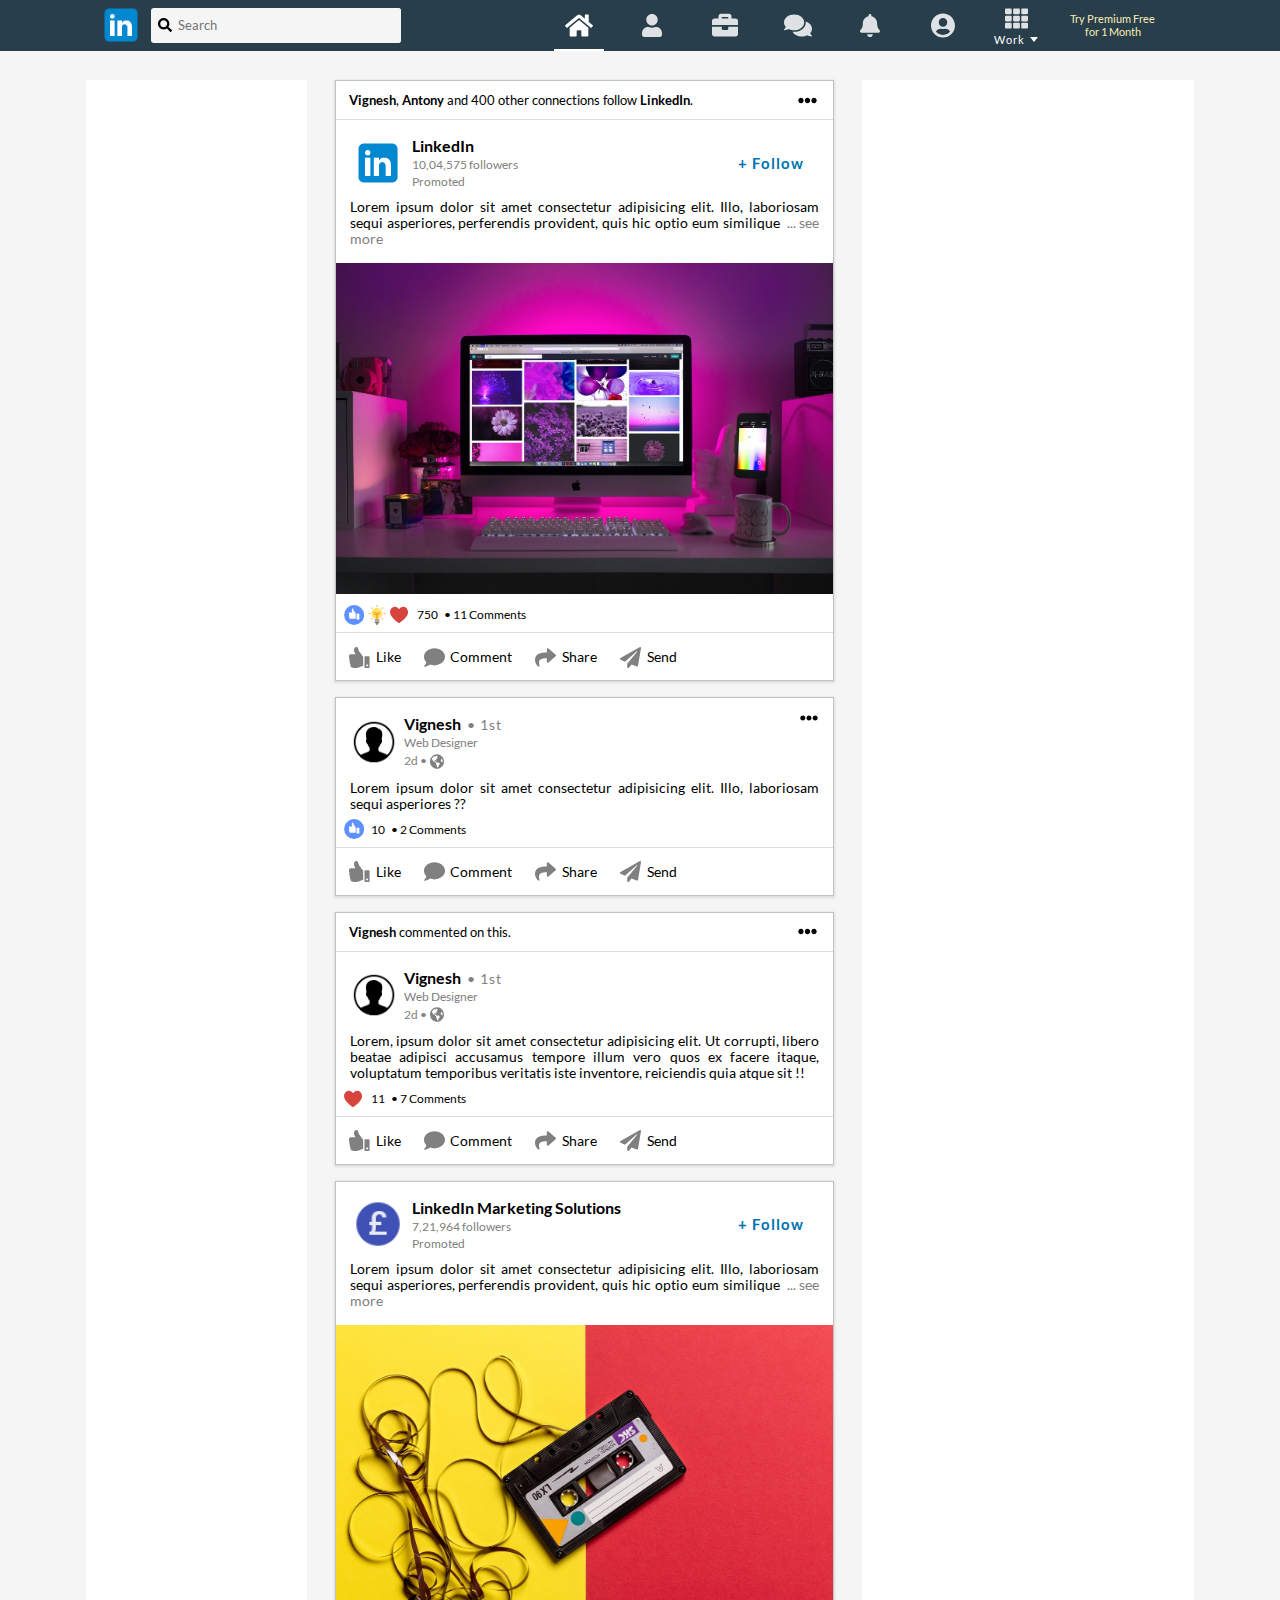
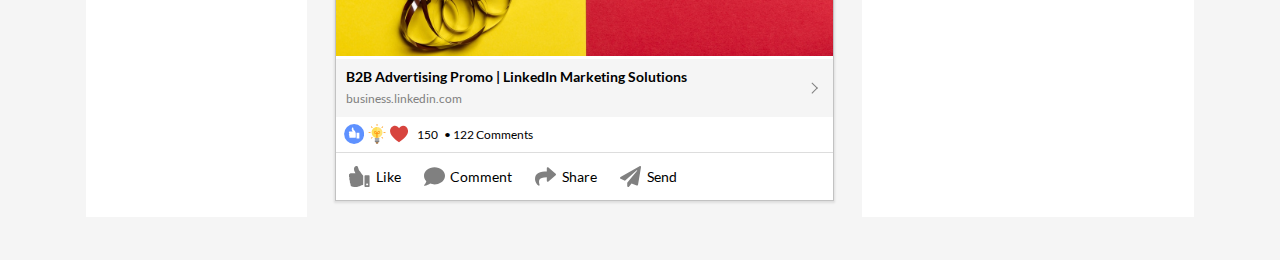
<file: index.html>
<!DOCTYPE html>
<html lang="en">

    <head>
        <meta charset="UTF-8">
        <meta name="viewport" content="width=device-width, initial-scale=1.0">
        <title>Home | LinkedIn</title>
        <link rel="icon" href="CSS/Images/main-icon.png" type="image/x-icon">

        <link rel="stylesheet" href="CSS/style.css">
    </head>

    <body id="body">

        <div class="sidebar">

            <div class="profile-img-sidebar">
                <img class="avatar" src="avatar.png" alt="">
                <img class="moon" src="SVG/moon-solid.svg" alt="">
                <p>
                    Omkar Dabir
                    <br>
                    +91 750 760 1084
                </p>
                <img class="down expand-add-acc" src="SVG/chevron-down-solid.svg" alt="">

                <!-- <i class="fas fa-chevron-down arrow  expand-add-acc"></i> -->

            </div>

            <div class="all-uls">


                <ul class="add-account">
                    <li class="">
                        <a>
                            <img src="SVG/plus-solid.svg" alt="">

                            <span>Add Account</span>
                        </a>
                    </li>

                </ul>

                <hr class="hidden-hr-add-acc">

                <ul>


                    <li class="">
                        <a>
                            <img src="SVG/user-friends-solid.svg" alt="">
                            <span>New Group</span>
                        </a>
                    </li>
                    <li class="">
                        <a>
                            <img src="SVG/lock-solid.svg" alt="">
                            <span>New Secret Chat</span>
                        </a>
                    </li>
                    <li class="">
                        <a>
                            <img src="SVG/bullhorn-solid.svg" alt="">
                            <span>New Channel</span>
                        </a>
                    </li>
                    <li class="">
                        <a>
                            <img src="SVG/user-solid.svg" alt="">
                            <span>Contacts</span>
                        </a>
                    </li>
                    <li class="">
                        <a>
                            <img src="SVG/phone-volume-solid.svg" alt="">
                            <span>Calls</span>
                        </a>
                    </li>
                    <li class="">
                        <a>
                            <img src="SVG/bookmark-solid.svg" alt="">
                            <span>Saved messages</span>
                        </a>
                    </li>
                    <li class="">
                        <a>
                            <img src="SVG/cog-solid.svg" alt="">
                            <span>Settings</span>
                        </a>
                    </li>
                </ul>

                <hr>
                <ul>
                    <li class="">
                        <a>
                            <img src="SVG/user-plus-solid.svg" alt="">
                            <span>Invite Friends</span>
                        </a>
                    </li>
                    <li class="">
                        <a>
                            <img src="SVG/question-circle-solid.svg" alt="">
                            <span>Telegram FAQ</span>
                        </a>
                    </li>
                </ul>
            </div>
        </div>

        <div class="main-navbar-wrap">
            <div class="main-navbar">
                <span class="icon"></span>
                <div class="input-wrap">
                    <span class="icon search-icon"></span>
                    <input type="text" placeholder="Search" class="search-bar">
                </div>
                <ul class="nav-icons">
                    <span class="icon home-icon active" title="Home"></span>
                    <span class="icon user-icon" title="My Network"></span>
                    <span class="icon suit-icon" title="Jobs"></span>
                    <span class="icon chat-icon" title="Messaging"></span>
                    <span class="icon notify-icon" title="Notifications"></span>
                    <span class="icon me-icon"></span>
                    <div class="work-icon">
                        <span class="icon work"></span>
                        <span class="work-cont">Work</span>
                    </div>
                    <a href="" class="premium">Try Premium Free for 1 Month</a>
                </ul>
            </div>
        </div>
        <div class="container-wrap">
            <div class="container">
                <div class="left-bar"></div>
                <div class="main-content">
                    <div class="card">
                        <div class="card-header">
                            <div>
                                <b>Vignesh</b>, <b>Antony</b> and 400 other connections follow <b>LinkedIn</b>.
                            </div>
                            <span class="icon more-icon"></span>
                        </div>
                        <div class="card-main">
                            <div class="follow-conn">
                                <img src="CSS/Images/main-icon.png" class="follow-icon">
                                <div class="conn-name">
                                    <span><b>LinkedIn</b></span>
                                    <span>10,04,575 followers</span>
                                    <span>Promoted</span>
                                </div>
                                <button class="follow">+ Follow</button>
                            </div>
                            <p class="content">
                                Lorem ipsum dolor sit amet consectetur adipisicing elit. Illo, laboriosam sequi
                                asperiores, perferendis provident, quis hic optio eum similique<span class="more"
                                    style="display: none;">veritatis accusamus ducimus tempore porro aspernatur
                                    molestiae et rem expedita sapiente! Lorem ipsum dolor sit amet consectetur
                                    adipisicing elit. Facere id quam iusto libero alias velit at, tempore, corrupti
                                    ducimus laborum perferendis nulla ex possimus? Modi perspiciatis ullam animi
                                    adipisci ratione.</span><span class="see-more">... see more</span>
                            </p>
                            <img src="CSS/Images/computer.jpg" class="card-image">
                            <div class="vote-section">
                                <span class="icon like-icon"></span>
                                <span class="icon info-icon"></span>
                                <span class="icon love-icon"></span>
                                <span class="votes">750</span>
                                <span> <span class="dot">•</span> 11 Comments</span>
                            </div>
                            <div class="share-section">
                                <div class="icon-wrap">
                                    <span class="icon like-i"></span>
                                    <span>Like</span>
                                </div>
                                <div class="icon-wrap">
                                    <span class="icon comment-icon"></span>
                                    <span>Comment</span>
                                </div>
                                <div class="icon-wrap">
                                    <span class="icon share-icon"></span>
                                    <span>Share</span>
                                </div>
                                <div class="icon-wrap">
                                    <span class="icon send-icon"></span>
                                    <span>Send</span>
                                </div>
                            </div>
                        </div>
                    </div>
                    <div class="card">
                        <div class="follow-conn">
                            <img src="CSS/Images/user-photo.png" class="follow-icon users">
                            <div class="conn-name">
                                <span>
                                    <b>Vignesh</b>
                                    <span class="name-info"> • 1st</span>
                                </span>
                                <span>Web Designer</span>
                                <span>
                                    <span>2d • </span>
                                    <span class="icon globe-icon"></span>
                                </span>
                            </div>
                            <span class="icon more-icon top-corner"></span>
                        </div>
                        <p class="content">
                            Lorem ipsum dolor sit amet consectetur adipisicing elit. Illo, laboriosam sequi asperiores
                            ??
                        </p>
                        <div class="vote-section">
                            <span class="icon like-icon"></span>
                            <span class="votes">10</span>
                            <span> <span class="dot">•</span> 2 Comments</span>
                        </div>
                        <div class="share-section">
                            <div class="icon-wrap">
                                <span class="icon like-i"></span>
                                <span>Like</span>
                            </div>
                            <div class="icon-wrap">
                                <span class="icon comment-icon"></span>
                                <span>Comment</span>
                            </div>
                            <div class="icon-wrap">
                                <span class="icon share-icon"></span>
                                <span>Share</span>
                            </div>
                            <div class="icon-wrap">
                                <span class="icon send-icon"></span>
                                <span>Send</span>
                            </div>
                        </div>
                    </div>
                    <div class="card">
                        <div class="card-header">
                            <div>
                                <b>Vignesh</b> commented on this.
                            </div>
                            <span class="icon more-icon"></span>
                        </div>
                        <div class="follow-conn">
                            <img src="CSS/Images/user-photo.png" class="follow-icon users">
                            <div class="conn-name">
                                <span>
                                    <b>Vignesh</b>
                                    <span class="name-info"> • 1st</span>
                                </span>
                                <span>Web Designer</span>
                                <span>
                                    <span>2d • </span>
                                    <span class="icon globe-icon"></span>
                                </span>
                            </div>
                        </div>
                        <p class="content">
                            Lorem, ipsum dolor sit amet consectetur adipisicing elit. Ut corrupti, libero beatae
                            adipisci accusamus tempore illum vero quos ex facere itaque, voluptatum temporibus veritatis
                            iste inventore, reiciendis quia atque sit !!
                        </p>
                        <div class="vote-section">
                            <span class="icon love-icon"></span>
                            <span class="votes">11</span>
                            <span> <span class="dot">•</span> 7 Comments</span>
                        </div>
                        <div class="share-section">
                            <div class="icon-wrap">
                                <span class="icon like-i"></span>
                                <span>Like</span>
                            </div>
                            <div class="icon-wrap">
                                <span class="icon comment-icon"></span>
                                <span>Comment</span>
                            </div>
                            <div class="icon-wrap">
                                <span class="icon share-icon"></span>
                                <span>Share</span>
                            </div>
                            <div class="icon-wrap">
                                <span class="icon send-icon"></span>
                                <span>Send</span>
                            </div>
                        </div>
                    </div>
                    <div class="card">
                        <div class="card-main">
                            <div class="follow-conn">
                                <img src="CSS/Images/market.png" class="follow-icon">
                                <div class="conn-name">
                                    <span><b>LinkedIn Marketing Solutions</b></span>
                                    <span>7,21,964 followers</span>
                                    <span>Promoted</span>
                                </div>
                                <button class="follow">+ Follow</button>
                            </div>
                            <p class="content">
                                Lorem ipsum dolor sit amet consectetur adipisicing elit. Illo, laboriosam sequi
                                asperiores, perferendis provident, quis hic optio eum similique<span class="more"
                                    style="display: none;">veritatis accusamus ducimus tempore porro aspernatur
                                    molestiae et rem expedita sapiente! Lorem ipsum dolor sit amet consectetur
                                    adipisicing elit. Facere id quam iusto libero alias velit at, tempore, corrupti
                                    ducimus laborum perferendis nulla ex possimus? Modi perspiciatis ullam animi
                                    adipisci ratione.</span><span class="see-more">... see more</span>
                            </p>
                            <img src="CSS/Images/sample1.jpg" class="card-image">
                            <a href="" class="website-link">
                                <div class="web-content">
                                    <b>B2B Advertising Promo | LinkedIn Marketing Solutions</b>
                                    <span>business.linkedin.com</span>
                                </div>
                                <span class="view-arrow"></span>
                            </a>
                            <div class="vote-section">
                                <span class="icon like-icon"></span>
                                <span class="icon info-icon"></span>
                                <span class="icon love-icon"></span>
                                <span class="votes">150</span>
                                <span> <span class="dot">•</span> 122 Comments</span>
                            </div>
                            <div class="share-section">
                                <div class="icon-wrap">
                                    <span class="icon like-i"></span>
                                    <span>Like</span>
                                </div>
                                <div class="icon-wrap">
                                    <span class="icon comment-icon"></span>
                                    <span>Comment</span>
                                </div>
                                <div class="icon-wrap">
                                    <span class="icon share-icon"></span>
                                    <span>Share</span>
                                </div>
                                <div class="icon-wrap">
                                    <span class="icon send-icon"></span>
                                    <span>Send</span>
                                </div>
                            </div>
                        </div>
                    </div>
                </div>
                <div class="right-bar"></div>
            </div><br>
        </div>
        <div class="mobile-header">
            <span class="icon me-icon"></span>

            <div class="input-wrap">
                <span class="icon search-icon"></span>
                <input type="text" placeholder="Search" class="search-bar">
                <span class="icon qrcode-icon"></span>
            </div>
            <span class="icon chat-icon"></span>
        </div>
        <div class="mobile-nav-bar">
            <ul class="nav-icons">
                <span class="icon home-icon active-icon" title="Home"></span>
                <span class="icon user-icon" title="My Network"></span>
                <span class="icon add-icon" title="Add Post"></span>
                <span class="icon suit-icon" title="Jobs"></span>
                <span class="icon notify-icon" title="Notifications"></span>
            </ul>
        </div>
        <script src="JS/main.js"></script>
    </body>

</html>
</file>
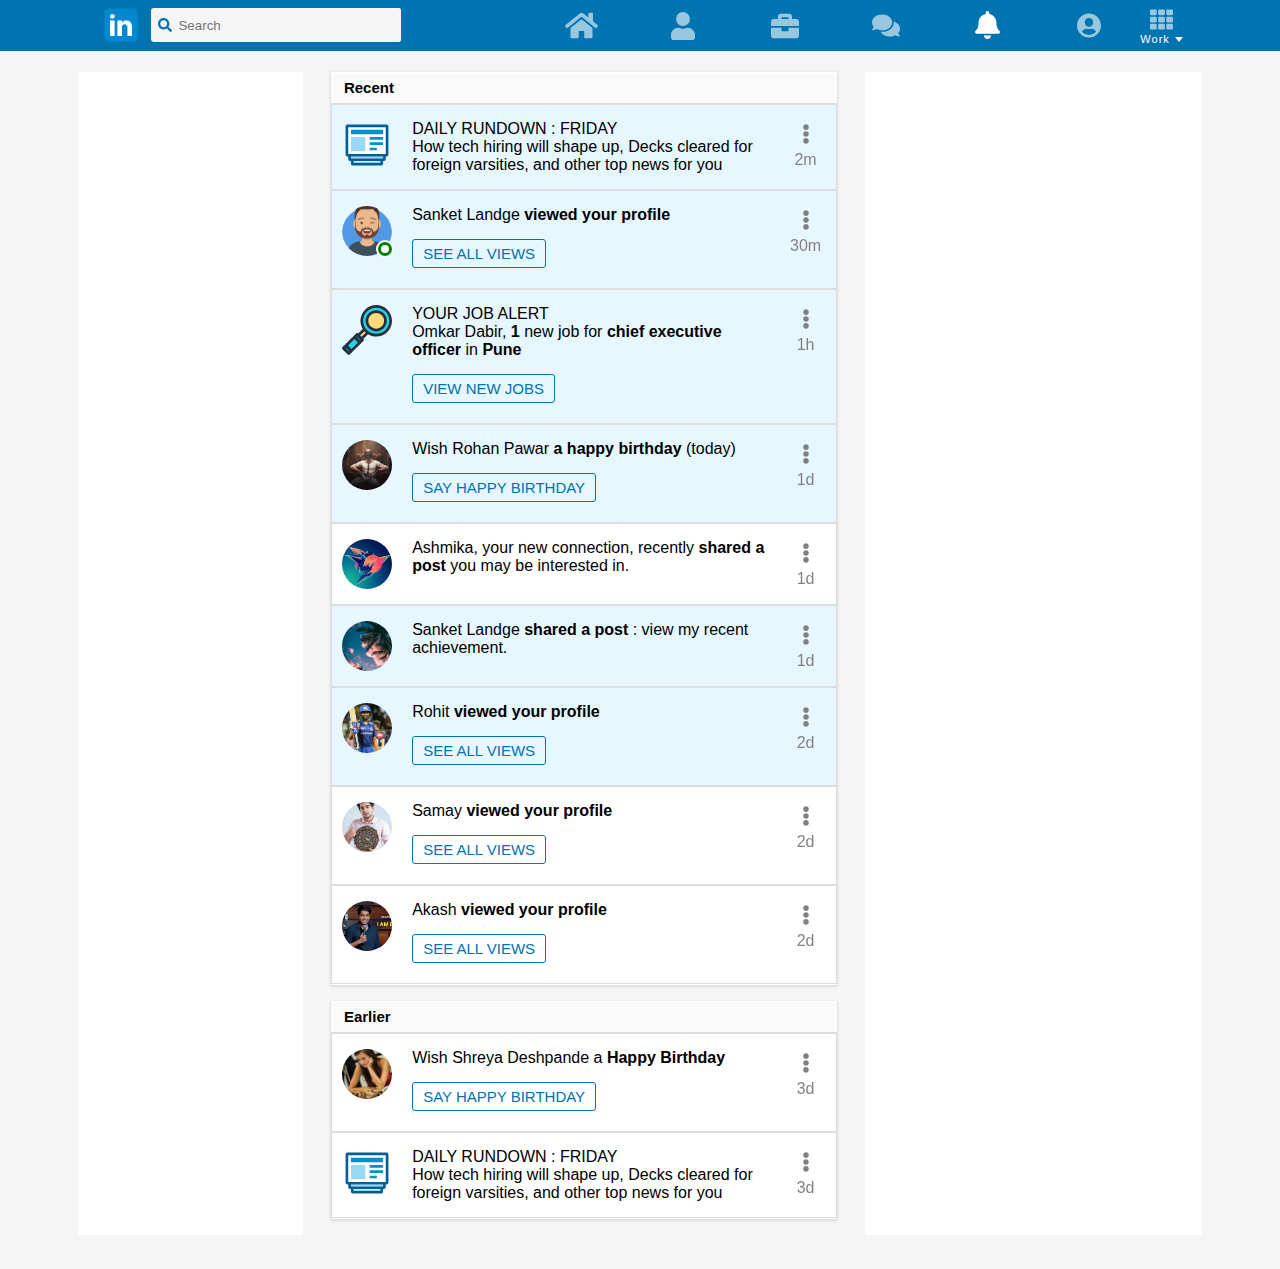
<file: Task-10/index.html>
<!DOCTYPE html>
    <html lang="en">

    <head>
        <meta charset="UTF-8">
        <meta name="viewport" content="width=device-width, initial-scale=1.0">
        <title>Home | LinkedIn</title>
        <link rel="stylesheet" href="CSS/style.css">
        <!--icons-->
        <link rel="apple-touch-icon" sizes="57x57" href="https://yaarme.com/media/icons/apple-icon-57x57.png">
        <link rel="apple-touch-icon" sizes="60x60" href="https://yaarme.com/media/icons/apple-icon-60x60.png">
        <link rel="apple-touch-icon" sizes="72x72" href="https://yaarme.com/media/icons/apple-icon-72x72.png">
        <link rel="apple-touch-icon" sizes="76x76" href="https://yaarme.com/media/icons/apple-icon-76x76.png">
        <link rel="apple-touch-icon" sizes="114x114" href="https://yaarme.com/media/icons/apple-icon-114x114.png">
        <link rel="apple-touch-icon" sizes="120x120" href="https://yaarme.com/media/icons/apple-icon-120x120.png">
        <link rel="apple-touch-icon" sizes="144x144" href="https://yaarme.com/media/icons/apple-icon-144x144.png">
        <link rel="apple-touch-icon" sizes="152x152" href="https://yaarme.com/media/icons/apple-icon-152x152.png">
        <link rel="apple-touch-icon" sizes="180x180" href="https://yaarme.com/media/icons/apple-icon-180x180.png">
        <link rel="icon" type="image/png" sizes="192x192" href="https://yaarme.com/media/icons/android-icon-192x192.png">
        <link rel="icon" type="image/png" sizes="32x32" href="https://yaarme.com/media/icons/favicon-32x32.png">
        <link rel="icon" type="image/png" sizes="96x96" href="https://yaarme.com/media/icons/favicon-96x96.png">
        <link rel="icon" type="image/png" sizes="16x16" href="https://yaarme.com/media/icons/favicon-16x16.png">
        <link rel="manifest" href="https://yaarme.com/media/icons/manifest.json">
        <meta name="msapplication-TileColor" content="#0073b1">
        <meta name="msapplication-TileImage" content="https://yaarme.com/media/icons/ms-icon-144x144.png">
        <meta name="theme-color" content="#0073b1">
    </head>

    <body id="body">
        <div class="sidebar">
            <div class="profile-img-sidebar"> <img class="avatar" src="CSS/Images/avatar.png" alt=""> <img class="moon" src="SVG/moon-solid.svg" alt="">
                <p> Omkar Dabir <br> +91 750 760 1084 </p> <img class="down expand-add-acc" src="SVG/chevron-down-solid.svg" alt=""> <!-- <i class="fas fa-chevron-down arrow expand-add-acc"></i> -->
            </div>
            <div class="all-uls">
                <ul class="add-account">
                    <li class=""> <a href="#"> <img src="SVG/plus-solid.svg" alt=""> <span>Add Account</span> </a> </li>
                </ul>
                <hr class="hidden-hr-add-acc">
                <ul>
                    <li class=""> <a href="#"> <img src="SVG/user-friends-solid.svg" alt=""> <span>New Group</span> </a> </li>
                    <li class=""> <a href="#"> <img src="SVG/lock-solid.svg" alt=""> <span>New Secret Chat</span> </a> </li>
                    <li class=""> <a href="#"> <img src="SVG/bullhorn-solid.svg" alt=""> <span>New Channel</span> </a> </li>
                    <li class=""> <a href="#"> <img src="SVG/user-solid.svg" alt=""> <span>Contacts</span> </a> </li>
                    <li class=""> <a href="#"> <img src="SVG/phone-volume-solid.svg" alt=""> <span>Calls</span> </a> </li>
                    <li class=""> <a href="#"> <img src="SVG/bookmark-solid.svg" alt=""> <span>Saved messages</span> </a> </li>
                    <li class=""> <a href="#"> <img src="SVG/cog-solid.svg" alt=""> <span>Settings</span> </a> </li>
                </ul>
                <hr>
                <ul>
                    <li class=""> <a href="#"> <img src="SVG/user-plus-solid.svg" alt=""> <span>Invite Friends</span> </a> </li>
                    <li class=""> <a href="#"> <img src="SVG/question-circle-solid.svg" alt=""> <span>Telegram FAQ</span> </a> </li>
                </ul>
            </div>
        </div>
        <div class="main-navbar-wrap">
            <div class="main-navbar"> <span class="icon"></span>
                <div class="input-wrap"> <span class="icon search-icon"></span> <input type="text" placeholder="Search" class="search-bar" for="search"> </div>
                <ul class="nav-icons"> <span class="icon home-icon " title="Home"></span> <span class="icon user-icon" title="My Network"></span> <span class="icon suit-icon" title="Jobs"></span> <span class="icon chat-icon" title="Messaging"></span> <span class="icon active notify-icon" title="Notifications"></span> <span class="icon me-icon"></span>
                    <div class="work-icon"> <span class="icon work"></span> <span class="work-cont">Work</span> </div>
                </ul>
            </div>
        </div>
        <div class="container-wrap">
            <div class="container">
                <div class="left-bar"></div>
                <div class="main-content">
                    <div class="card">
                        <div class="card-header notifi">
                            <div class="notifi-title"> Recent </div> 
                        </div>
                        
                        <div class="card-main notif">
                            <div class="img-wrap">
                                <img src="SVG/news.svg" alt="">
                            </div>
                            <div class="info">
                                <p>
                                    DAILY RUNDOWN : FRIDAY
                                    <br>
                                    How tech hiring will shape up, Decks cleared for foreign varsities, and other top news for you 
                                </p>
                            </div>                        
                            <div class="last">
                                <span class="icon more-icon"></span>
                            <p>2m</p>
                            </div>
                        </div>
                        <div class="card-main notif">
                            <div class="img-wrap avatar">
                                <img class="circle" src="avatar.png" alt="">
                            </div>
                            <div class="info">
                                <p>
                                    Sanket Landge <b>viewed your profile</b> 
                                </p>
                                <button>SEE ALL VIEWS</button>
                            </div>                        
                            <div class="last">
                                <span class="icon more-icon"></span>
                            <p>30m</p>
                            </div>
                        </div>
                        <div class="card-main notif">
                            <div class="img-wrap">
                                <img  src="SVG/magnifying-glass-svgrepo-com.svg" alt="">
                            </div>
                            <div class="info">
                                <p>
                                    YOUR JOB ALERT
                                    <br>
                                    Omkar Dabir, <b>1</b> new job for <b>chief executive officer</b> in <b>Pune</b>
                                </p>
                                <button>VIEW NEW JOBS</button>

                            </div>                        
                            <div class="last">
                                <span class="icon more-icon"></span>
                            <p>1h</p>
                            </div>
                        </div>
                        <div class="card-main notif">
                            <div class="img-wrap">
                                <img class="circle" src="img1.jpg" alt="">
                            </div>
                            <div class="info">
                                <p>
                                    Wish Rohan Pawar <b>a happy birthday</b> (today)
                                </p>
                                <button>SAY HAPPY BIRTHDAY</button>
                            </div>                        
                            <div class="last">
                                <span class="icon more-icon"></span>
                            <p>1d</p>
                            </div>
                        </div>
                        <div class="card-main notif read">
                            <div class="img-wrap">
                                <img class="circle" src="img2.jpg" alt="">
                            </div>
                            <div class="info">
                                <p>
                                    Ashmika, your new connection, recently <b>shared a post</b> you may be interested in.
                                </p>
                            </div>                        
                            <div class="last">
                                <span class="icon more-icon"></span>
                            <p>1d</p>
                            </div>
                        </div>
                        <div class="card-main notif">
                            <div class="img-wrap">
                                <img class="circle" src="img3.jpg" alt="">
                            </div>
                            <div class="info">
                                <p>
                                    Sanket Landge <b>shared a post</b> : view my recent achievement.
                                </p>
                            </div>                        
                            <div class="last">
                                <span class="icon more-icon"></span>
                            <p>1d</p>
                            </div>
                        </div>
                        <div class="card-main notif">
                            <div class="img-wrap">
                                <img class="circle" src="rohit.jpg" alt="">
                            </div>
                            <div class="info">
                                <p>
                                    Rohit <b>viewed your profile</b> 
                                </p>
                                <button>SEE ALL VIEWS</button>
                            </div>                        
                            <div class="last">
                                <span class="icon more-icon"></span>
                            <p>2d</p>
                            </div>
                        </div>
                        <div class="card-main notif read">
                            <div class="img-wrap">
                                <img class="circle" src="samay.jpg" alt="">
                            </div>
                            <div class="info">
                                <p>
                                    Samay <b>viewed your profile</b> 
                                </p>
                                <button>SEE ALL VIEWS</button>
                            </div>                        
                            <div class="last">
                                <span class="icon more-icon"></span>
                            <p>2d</p>
                            </div>
                        </div>
                        <div class="card-main notif read">
                            <div class="img-wrap">                                
                                <img class="circle" src="akash.jpg" alt="">
                            </div>
                            <div class="info">
                                <p>
                                   Akash <b>viewed your profile</b> 
                                </p>
                                <button>SEE ALL VIEWS</button>
                            </div>                        
                            <div class="last">
                                <span class="icon more-icon"></span>
                            <p>2d</p>
                            </div>
                        </div>
                        
                    
                    </div>
                    <div class="card">
                        <div class="card-header notifi">
                            <div class="notifi-title"> Earlier </div> 
                        </div>
                        
                        <div class="card-main notif read">
                            <div class="img-wrap">
                                <img class="circle" src="alexandra.jpg" alt="">
                            </div>
                            <div class="info">
                                <p>
                                    Wish Shreya Deshpande a <b>Happy Birthday</b> 
                                </p>
                                <button>SAY HAPPY BIRTHDAY</button>
                            </div>                        
                            <div class="last">
                                <span class="icon more-icon"></span>
                            <p>3d</p>
                            </div>
                        </div>
                        <div class="card-main notif read">
                            <div class="img-wrap ">
                                <img src="SVG/news.svg" alt="">
                            </div>
                            <div class="info">
                                <p>
                                    DAILY RUNDOWN : FRIDAY
                                    <br>
                                    How tech hiring will shape up, Decks cleared for foreign varsities, and other top news for you 
                                
                                </p>
                            </div>                        
                            <div class="last">
                                <span class="icon more-icon"></span>
                            <p>3d</p>
                            </div>
                        </div>
                      
                    
                    
                    </div>
                
                </div>
                <div class="right-bar"></div>
            </div><br>
        </div>
        <div class="mobile-header"> <span class="icon me-icon"></span>
            <div class="input-wrap"> <span class="icon search-icon"></span> <input type="text" placeholder="Search" class="search-bar"> <span class="icon qrcode-icon"></span> </div> <span class="icon chat-icon"></span>
        </div>
        <div class="mobile-nav-bar">
            <ul class="nav-icons"> <span class="icon home-icon active-icon" title="Home"></span> <span class="icon user-icon" title="My Network"></span> <span class="icon add-icon" title="Add Post"></span> <span class="icon suit-icon" title="Jobs"></span> <span class="icon active notify-icon" title="Notifications"></span> </ul>
        </div>
        <script src="JS/main.js?v=1"></script>
    </body>

    </html>
</file>
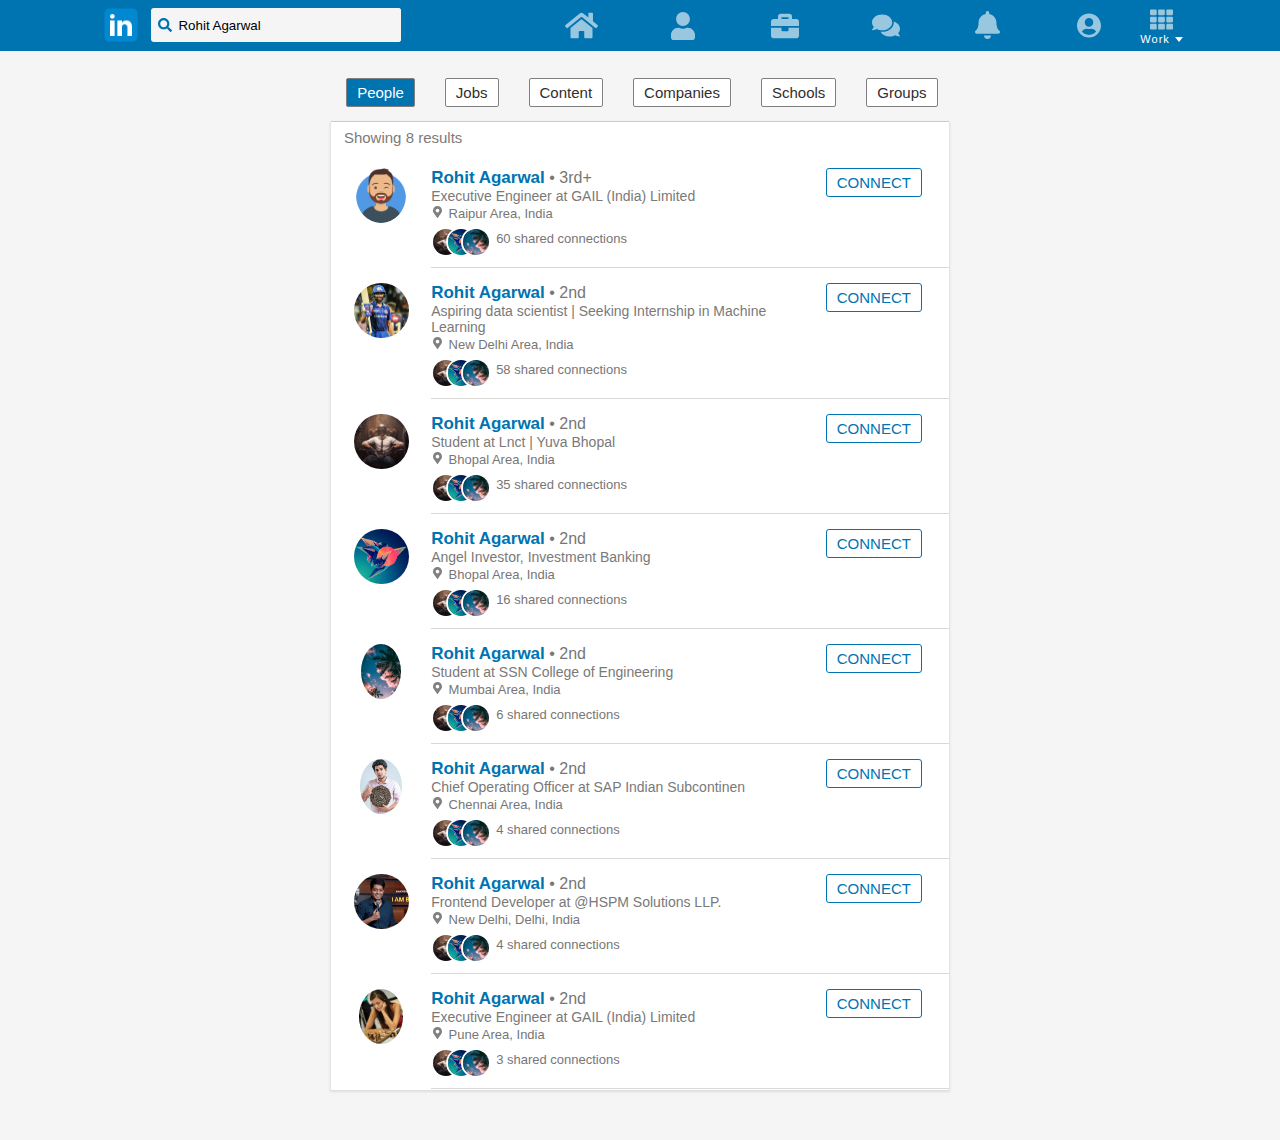
<file: Task-11/index.html>
<!DOCTYPE html>
    <html lang="en">

    <head>
        <meta charset="UTF-8">
        <meta name="viewport" content="width=device-width, initial-scale=1.0">
        <title>Home | LinkedIn</title>
        <link rel="stylesheet" href="CSS/style.css">
        <!--icons-->
        <link rel="apple-touch-icon" sizes="57x57" href="https://yaarme.com/media/icons/apple-icon-57x57.png">
        <link rel="apple-touch-icon" sizes="60x60" href="https://yaarme.com/media/icons/apple-icon-60x60.png">
        <link rel="apple-touch-icon" sizes="72x72" href="https://yaarme.com/media/icons/apple-icon-72x72.png">
        <link rel="apple-touch-icon" sizes="76x76" href="https://yaarme.com/media/icons/apple-icon-76x76.png">
        <link rel="apple-touch-icon" sizes="114x114" href="https://yaarme.com/media/icons/apple-icon-114x114.png">
        <link rel="apple-touch-icon" sizes="120x120" href="https://yaarme.com/media/icons/apple-icon-120x120.png">
        <link rel="apple-touch-icon" sizes="144x144" href="https://yaarme.com/media/icons/apple-icon-144x144.png">
        <link rel="apple-touch-icon" sizes="152x152" href="https://yaarme.com/media/icons/apple-icon-152x152.png">
        <link rel="apple-touch-icon" sizes="180x180" href="https://yaarme.com/media/icons/apple-icon-180x180.png">
        <link rel="icon" type="image/png" sizes="192x192" href="https://yaarme.com/media/icons/android-icon-192x192.png">
        <link rel="icon" type="image/png" sizes="32x32" href="https://yaarme.com/media/icons/favicon-32x32.png">
        <link rel="icon" type="image/png" sizes="96x96" href="https://yaarme.com/media/icons/favicon-96x96.png">
        <link rel="icon" type="image/png" sizes="16x16" href="https://yaarme.com/media/icons/favicon-16x16.png">
        <link rel="manifest" href="https://yaarme.com/media/icons/manifest.json">
        <meta name="msapplication-TileColor" content="#0073b1">
        <meta name="msapplication-TileImage" content="https://yaarme.com/media/icons/ms-icon-144x144.png">
        <meta name="theme-color" content="#0073b1">
    </head>

    <body id="body">
        <div class="sidebar">
            <div class="profile-img-sidebar"> <img class="avatar" src="CSS/Images/avatar.png" alt=""> <img class="moon" src="SVG/moon-solid.svg" alt="">
                <p> Omkar Dabir <br> +91 750 760 1084 </p> <img class="down expand-add-acc" src="SVG/chevron-down-solid.svg" alt=""> <!-- <i class="fas fa-chevron-down arrow expand-add-acc"></i> -->
            </div>
            <div class="all-uls">
                <ul class="add-account">
                    <li class=""> <a href="#"> <img src="SVG/plus-solid.svg" alt=""> <span>Add Account</span> </a> </li>
                </ul>
                <hr class="hidden-hr-add-acc">
                <ul>
                    <li class=""> <a href="#"> <img src="SVG/user-friends-solid.svg" alt=""> <span>New Group</span> </a> </li>
                    <li class=""> <a href="#"> <img src="SVG/lock-solid.svg" alt=""> <span>New Secret Chat</span> </a> </li>
                    <li class=""> <a href="#"> <img src="SVG/bullhorn-solid.svg" alt=""> <span>New Channel</span> </a> </li>
                    <li class=""> <a href="#"> <img src="SVG/user-solid.svg" alt=""> <span>Contacts</span> </a> </li>
                    <li class=""> <a href="#"> <img src="SVG/phone-volume-solid.svg" alt=""> <span>Calls</span> </a> </li>
                    <li class=""> <a href="#"> <img src="SVG/bookmark-solid.svg" alt=""> <span>Saved messages</span> </a> </li>
                    <li class=""> <a href="#"> <img src="SVG/cog-solid.svg" alt=""> <span>Settings</span> </a> </li>
                </ul>
                <hr>
                <ul>
                    <li class=""> <a href="#"> <img src="SVG/user-plus-solid.svg" alt=""> <span>Invite Friends</span> </a> </li>
                    <li class=""> <a href="#"> <img src="SVG/question-circle-solid.svg" alt=""> <span>Telegram FAQ</span> </a> </li>
                </ul>
            </div>
        </div>
        <div class="main-navbar-wrap">
            <div class="main-navbar"> <span class="icon"></span>
                <div class="input-wrap"> <span class="icon search-icon"></span> <input type="text" value="Rohit Agarwal" placeholder="Search" class="search-bar" for="search"> </div>
                <ul class="nav-icons"> <span class="icon home-icon " title="Home"></span> <span class="icon user-icon" title="My Network"></span> <span class="icon suit-icon" title="Jobs"></span> <span class="icon chat-icon" title="Messaging"></span> <span class="icon nactive notify-icon" title="Notifications"></span> <span class="icon me-icon"></span>
                    <div class="work-icon"> <span class="icon work"></span> <span class="work-cont">Work</span> </div>
                </ul>
            </div>
        </div>
        
        <div class="container-wrap">
            <div class="container">
                
                <div class="left-bar"></div>
                <div class="main-content">

                    

                    
                    <div class="filters-wrapper card2 visible">
                        <div class="filters">
                            <a href="#" class="selected">People</a>
                            <a href="#">Jobs</a>
                            <a href="#">Content</a>
                            <a href="#">Companies</a>
                            <a href="#">Schools</a>
                            <a href="#">Groups</a>
                            <a href="#">Events</a>
                        </div>

                       
                    </div>


                    <div class="touch-swipe">
                        <div class="card">
                            <div class="card-header results">
                                <div class="results-title"> Showing 8 results </div> 
                            </div>
                           
                            <div class="card-main res">
                                <div class="img-wrap ">
                                    <img class="circle" src="avatar.png" alt="">
                                </div>
                                <div class="info">
                                    <h1>
                                        <a href="">
                                        Rohit Agarwal
                                        </a>
                                    </h1>
                                    <span>
                                        &#8226; 
                                        3rd+
                                    </span>
                                    <p>
                                        Executive Engineer at GAIL (India) Limited 
                                    </p>
                                    <img class="loc-icon" src="SVG/map-marker-alt-solid.svg" alt="">
                                    <span class="location">
                                        Raipur Area, India
                                    </span>
                                    <br>
    
                                    <ul class="shared">
                                        <li>
                                            <a href="">
                                                <img src="img1.jpg" alt="">
                                            </a>
                                        </li>
                                        <li>
                                            <a href="">
                                                <img src="img2.jpg" alt="">
                                            </a>
                                        </li>
                                        <li>
                                            <a href="">
                                                <img src="img3.jpg" alt="">
                                            </a>
                                        </li>
                                        <span class="connections">
                                            60 shared connections
                                        </span>
                                    </ul>
    
                                   
                                    
                                </div>                        
                                <div class="last">
                                    <button class="connect-btn">CONNECT</button>
                                    <button class="connect-icon">
                                        <img src="SVG/user-plus-solid.svg" alt="">
                                    </button>
                                </div>
                            </div>
                            <div class="card-main res">
                                <div class="img-wrap ">
                                    <img class="circle" src="rohit.jpg" alt="">
                                </div>
                                <div class="info">
                                    <h1>
                                        <a href="">
                                        Rohit Agarwal
                                        </a>
                                    </h1>
                                    <span>
                                        &#8226; 
                                        2nd
                                    </span>
                                    <p>
                                        Aspiring data scientist | Seeking Internship in Machine Learning 
                                    </p>
                                    <img class="loc-icon" src="SVG/map-marker-alt-solid.svg" alt="">
                                    <span class="location">
                                        New Delhi Area, India
                                    </span>
                                    <br>
    
                                    <ul class="shared">
                                        <li>
                                            <a href="">
                                                <img src="img1.jpg" alt="">
                                            </a>
                                        </li>
                                        <li>
                                            <a href="">
                                                <img src="img2.jpg" alt="">
                                            </a>
                                        </li>
                                        <li>
                                            <a href="">
                                                <img src="img3.jpg" alt="">
                                            </a>
                                        </li>
                                        <span class="connections">
                                            58 shared connections
                                        </span>
                                    </ul>
    
                                   
                                    
                                </div>                        
                                <div class="last">
                                    <button class="connect-btn">CONNECT</button>
                                    <button class="connect-icon">
                                        <img src="SVG/user-plus-solid.svg" alt="">
                                    </button>
                                </div>
                            </div>
                            <div class="card-main res">
                                <div class="img-wrap ">
                                    <img class="circle" src="img1.jpg" alt="">
                                </div>
                                <div class="info">
                                    <h1>
                                        <a href="">
                                        Rohit Agarwal
                                        </a>
                                    </h1>
                                    <span>
                                        &#8226; 
                                        2nd
                                    </span>
                                    <p>
                                        Student at Lnct | Yuva Bhopal
                                    </p>
                                    <img class="loc-icon" src="SVG/map-marker-alt-solid.svg" alt="">
                                    <span class="location">
                                        Bhopal Area, India
                                    </span>
                                    <br>
    
                                    <ul class="shared">
                                        <li>
                                            <a href="">
                                                <img src="img1.jpg" alt="">
                                            </a>
                                        </li>
                                        <li>
                                            <a href="">
                                                <img src="img2.jpg" alt="">
                                            </a>
                                        </li>
                                        <li>
                                            <a href="">
                                                <img src="img3.jpg" alt="">
                                            </a>
                                        </li>
                                        <span class="connections">
                                            35 shared connections
                                        </span>
                                    </ul>
    
                                   
                                    
                                </div>                        
                                <div class="last">
                                    <button class="connect-btn">CONNECT</button>
                                    <button class="connect-icon">
                                        <img src="SVG/user-plus-solid.svg" alt="">
                                    </button>
                                </div>
                            </div>
                            <div class="card-main res">
                                <div class="img-wrap ">
                                    <img class="circle" src="img2.jpg" alt="">
                                </div>
                                <div class="info">
                                    <h1>
                                        <a href="">
                                        Rohit Agarwal
                                        </a>
                                    </h1>
                                    <span>
                                        &#8226; 
                                        2nd
                                    </span>
                                    <p>
                                        Angel Investor, Investment Banking 
                                    </p>
                                    <img class="loc-icon" src="SVG/map-marker-alt-solid.svg" alt="">
                                    <span class="location">
                                        Bhopal Area, India
                                    </span>
                                    <br>
    
                                    <ul class="shared">
                                        <li>
                                            <a href="">
                                                <img src="img1.jpg" alt="">
                                            </a>
                                        </li>
                                        <li>
                                            <a href="">
                                                <img src="img2.jpg" alt="">
                                            </a>
                                        </li>
                                        <li>
                                            <a href="">
                                                <img src="img3.jpg" alt="">
                                            </a>
                                        </li>
                                        <span class="connections">
                                            16 shared connections
                                        </span>
                                    </ul>
    
                                   
                                    
                                </div>                        
                                <div class="last">
                                    <button class="connect-btn">CONNECT</button>
                                    <button class="connect-icon">
                                        <img src="SVG/user-plus-solid.svg" alt="">
                                    </button>
                                </div>
                            </div>
                            <div class="card-main res">
                                <div class="img-wrap ">
                                    <img class="circle" src="img3.jpg" alt="">
                                </div>
                                <div class="info">
                                    <h1>
                                        <a href="">
                                        Rohit Agarwal
                                        </a>
                                    </h1>
                                    <span>
                                        &#8226; 
                                        2nd
                                    </span>
                                    <p>
                                        Student at SSN College of Engineering 
                                    </p>
                                    <img class="loc-icon" src="SVG/map-marker-alt-solid.svg" alt="">
                                    <span class="location">
                                        Mumbai Area, India
                                    </span>
                                    <br>
    
                                    <ul class="shared">
                                        <li>
                                            <a href="">
                                                <img src="img1.jpg" alt="">
                                            </a>
                                        </li>
                                        <li>
                                            <a href="">
                                                <img src="img2.jpg" alt="">
                                            </a>
                                        </li>
                                        <li>
                                            <a href="">
                                                <img src="img3.jpg" alt="">
                                            </a>
                                        </li>
                                        <span class="connections">
                                            6 shared connections
                                        </span>
                                    </ul>
    
                                   
                                    
                                </div>                        
                                <div class="last">
                                    <button class="connect-btn">CONNECT</button>
                                    <button class="connect-icon">
                                        <img src="SVG/user-plus-solid.svg" alt="">
                                    </button>
                                </div>
                            </div>
                            <div class="card-main res">
                                <div class="img-wrap ">
                                    <img class="circle" src="samay.jpg" alt="">
                                </div>
                                <div class="info">
                                    <h1>
                                        <a href="">
                                        Rohit Agarwal
                                        </a>
                                    </h1>
                                    <span>
                                        &#8226; 
                                        2nd
                                    </span>
                                    <p>
                                        Chief Operating Officer at SAP Indian Subcontinen
                                    </p>
                                    <img class="loc-icon" src="SVG/map-marker-alt-solid.svg" alt="">
                                    <span class="location">
                                        Chennai Area, India
                                    </span>
                                    <br>
    
                                    <ul class="shared">
                                        <li>
                                            <a href="">
                                                <img src="img1.jpg" alt="">
                                            </a>
                                        </li>
                                        <li>
                                            <a href="">
                                                <img src="img2.jpg" alt="">
                                            </a>
                                        </li>
                                        <li>
                                            <a href="">
                                                <img src="img3.jpg" alt="">
                                            </a>
                                        </li>
                                        <span class="connections">
                                            4 shared connections
                                        </span>
                                    </ul>
    
                                   
                                    
                                </div>                        
                                <div class="last">
                                    <button class="connect-btn">CONNECT</button>
                                    <button class="connect-icon">
                                        <img src="SVG/user-plus-solid.svg" alt="">
                                    </button>
                                </div>
                            </div>
                            <div class="card-main res">
                                <div class="img-wrap ">
                                    <img class="circle" src="akash.jpg" alt="">
                                </div>
                                <div class="info">
                                    <h1>
                                        <a href="">
                                        Rohit Agarwal
                                        </a>
                                    </h1>
                                    <span>
                                        &#8226; 
                                        2nd
                                    </span>
                                    <p>
                                        Frontend Developer at @HSPM Solutions LLP.
                                    </p>
                                    <img class="loc-icon" src="SVG/map-marker-alt-solid.svg" alt="">
                                    <span class="location">
                                        New Delhi, Delhi, India
                                    </span>
                                    <br>
    
                                    <ul class="shared">
                                        <li>
                                            <a href="">
                                                <img src="img1.jpg" alt="">
                                            </a>
                                        </li>
                                        <li>
                                            <a href="">
                                                <img src="img2.jpg" alt="">
                                            </a>
                                        </li>
                                        <li>
                                            <a href="">
                                                <img src="img3.jpg" alt="">
                                            </a>
                                        </li>
                                        <span class="connections">
                                            4 shared connections
                                        </span>
                                    </ul>
    
                                   
                                    
                                </div>                        
                                <div class="last">
                                    <button class="connect-btn">CONNECT</button>
                                    <button class="connect-icon">
                                        <img src="SVG/user-plus-solid.svg" alt="">
                                    </button>
                                </div>
                            </div>
                            <div class="card-main res">
                                <div class="img-wrap ">
                                    <img class="circle" src="alexandra.jpg" alt="">
                                </div>
                                <div class="info">
                                    <h1>
                                        <a href="">
                                        Rohit Agarwal
                                        </a>
                                    </h1>
                                    <span>
                                        &#8226; 
                                        2nd
                                    </span>
                                    <p>
                                        Executive Engineer at GAIL (India) Limited 
                                    </p>
                                    <img class="loc-icon" src="SVG/map-marker-alt-solid.svg" alt="">
                                    <span class="location">
                                        Pune Area, India
                                    </span>
                                    <br>
    
                                    <ul class="shared">
                                        <li>
                                            <a href="">
                                                <img src="img1.jpg" alt="">
                                            </a>
                                        </li>
                                        <li>
                                            <a href="">
                                                <img src="img2.jpg" alt="">
                                            </a>
                                        </li>
                                        <li>
                                            <a href="">
                                                <img src="img3.jpg" alt="">
                                            </a>
                                        </li>
                                        <span class="connections">
                                            3 shared connections
                                        </span>
                                    </ul>
    
                                   
                                    
                                </div>                        
                                <div class="last">
                                    <button class="connect-btn">CONNECT</button>
                                    <button class="connect-icon">
                                        <img src="SVG/user-plus-solid.svg" alt="">
                                    </button>
                                </div>
                            </div>
                                              
                        </div>    
                    </div>
                   
                </div>
                <div class="right-bar"></div>
            </div><br>
        </div>
        <div class="mobile-header"> 
            <span class="icon back-icon"></span> 

            <div class="input-wrap">
                 <input type="text" placeholder="Search" class="search-bar" value="Rohit Agarwal">
            </div> 
                 <span class="icon filter-icon show-filters"></span>
        </div>
        <div class="mobile-nav-bar">
            <ul class="nav-icons"> <span class="icon home-icon nactive-icon" title="Home"></span> <span class="icon user-icon" title="My Network"></span> <span class="icon add-icon" title="Add Post"></span> <span class="icon suit-icon" title="Jobs"></span> <span class="icon nactive notify-icon" title="Notifications"></span> </ul>
        </div>
        <script src="JS/main.js?v=1"></script>
        <script>
           
        </script>
      
    </body>

    </html>
</file>
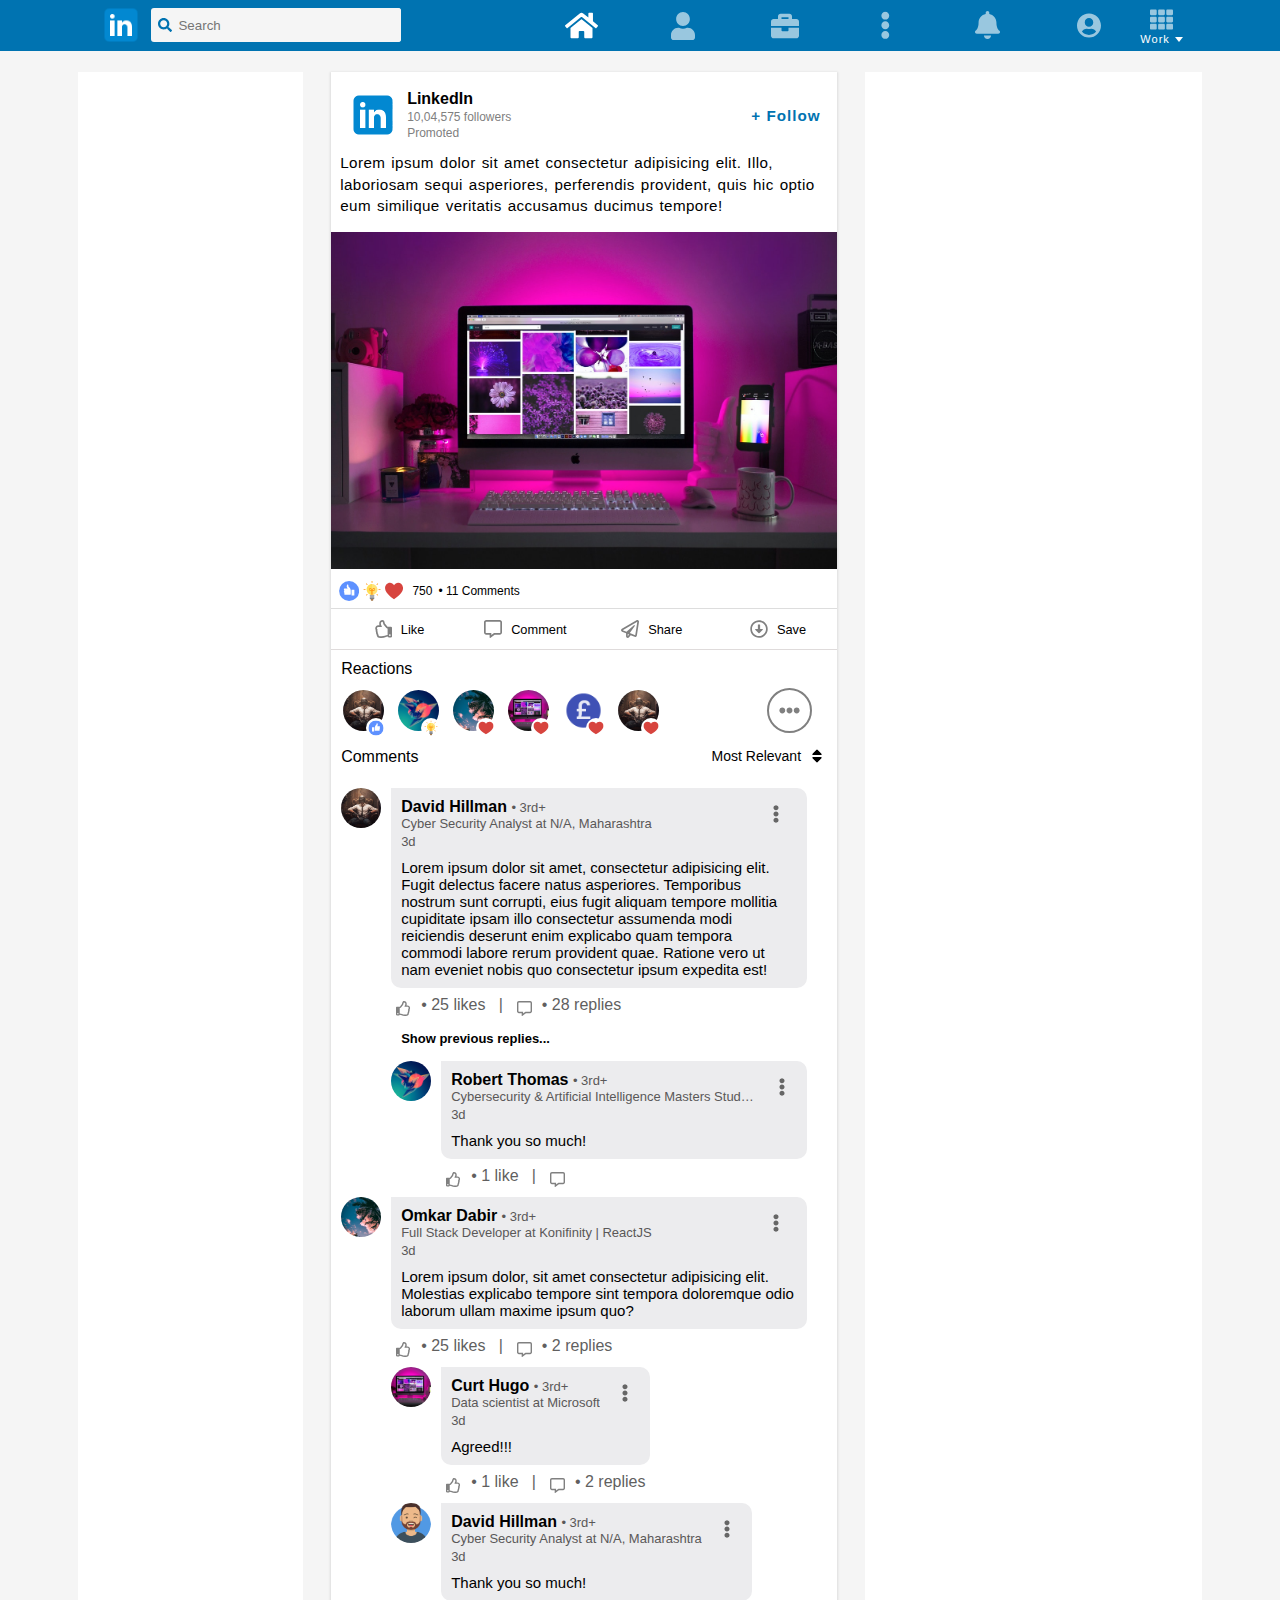
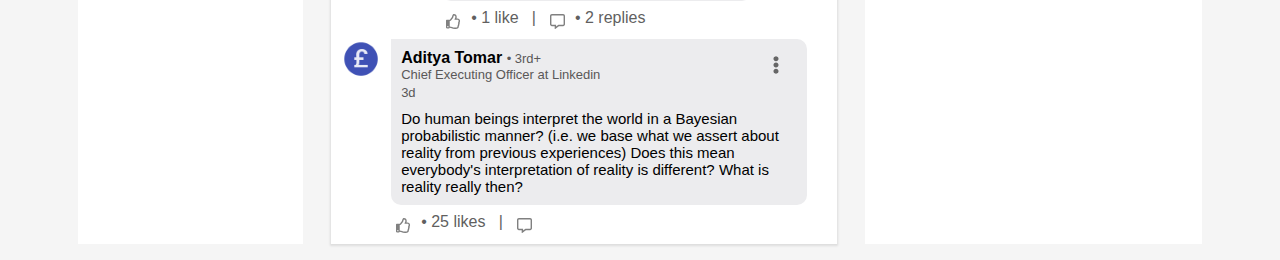
<file: Task-12/index.html>
<!DOCTYPE html>
<html lang="en">

    <head>
        <meta charset="UTF-8">
        <meta name="viewport" content="width=device-width, initial-scale=1.0">
        <title>Home | LinkedIn</title>
        <link rel="stylesheet" href="CSS/style.css">
        <!--icons-->
        <link rel="apple-touch-icon" sizes="57x57" href="https://yaarme.com/media/icons/apple-icon-57x57.png">
        <link rel="apple-touch-icon" sizes="60x60" href="https://yaarme.com/media/icons/apple-icon-60x60.png">
        <link rel="apple-touch-icon" sizes="72x72" href="https://yaarme.com/media/icons/apple-icon-72x72.png">
        <link rel="apple-touch-icon" sizes="76x76" href="https://yaarme.com/media/icons/apple-icon-76x76.png">
        <link rel="apple-touch-icon" sizes="114x114" href="https://yaarme.com/media/icons/apple-icon-114x114.png">
        <link rel="apple-touch-icon" sizes="120x120" href="https://yaarme.com/media/icons/apple-icon-120x120.png">
        <link rel="apple-touch-icon" sizes="144x144" href="https://yaarme.com/media/icons/apple-icon-144x144.png">
        <link rel="apple-touch-icon" sizes="152x152" href="https://yaarme.com/media/icons/apple-icon-152x152.png">
        <link rel="apple-touch-icon" sizes="180x180" href="https://yaarme.com/media/icons/apple-icon-180x180.png">
        <link rel="icon" type="image/png" sizes="192x192"
            href="https://yaarme.com/media/icons/android-icon-192x192.png">
        <link rel="icon" type="image/png" sizes="32x32" href="https://yaarme.com/media/icons/favicon-32x32.png">
        <link rel="icon" type="image/png" sizes="96x96" href="https://yaarme.com/media/icons/favicon-96x96.png">
        <link rel="icon" type="image/png" sizes="16x16" href="https://yaarme.com/media/icons/favicon-16x16.png">
        <link rel="manifest" href="https://yaarme.com/media/icons/manifest.json">
        <meta name="msapplication-TileColor" content="#0073b1">
        <meta name="msapplication-TileImage" content="https://yaarme.com/media/icons/ms-icon-144x144.png">
        <meta name="theme-color" content="#0073b1">
    </head>

    <body id="body">
        <div class="sidebar">
            <div class="profile-img-sidebar"> <img class="avatar" src="CSS/Images/avatar.png" alt=""> <img class="moon"
                    src="SVG/moon-solid.svg" alt="">
                <p> Omkar Dabir <br> +91 750 760 1084 </p> <img class="down expand-add-acc"
                    src="SVG/chevron-down-solid.svg" alt="">
                <!-- <i class="fas fa-chevron-down arrow expand-add-acc"></i> -->
            </div>
            <div class="all-uls">
                <ul class="add-account">
                    <li class=""> <a href="#"> <img src="SVG/plus-solid.svg" alt=""> <span>Add Account</span> </a> </li>
                </ul>
                <hr class="hidden-hr-add-acc">
                <ul>
                    <li class=""> <a href="#"> <img src="SVG/user-friends-solid.svg" alt=""> <span>New Group</span> </a>
                    </li>
                    <li class=""> <a href="#"> <img src="SVG/lock-solid.svg" alt=""> <span>New Secret Chat</span> </a>
                    </li>
                    <li class=""> <a href="#"> <img src="SVG/bullhorn-solid.svg" alt=""> <span>New Channel</span> </a>
                    </li>
                    <li class=""> <a href="#"> <img src="SVG/user-solid.svg" alt=""> <span>Contacts</span> </a> </li>
                    <li class=""> <a href="#"> <img src="SVG/phone-volume-solid.svg" alt=""> <span>Calls</span> </a>
                    </li>
                    <li class=""> <a href="#"> <img src="SVG/bookmark-solid.svg" alt=""> <span>Saved messages</span>
                        </a> </li>
                    <li class=""> <a href="#"> <img src="SVG/cog-solid.svg" alt=""> <span>Settings</span> </a> </li>
                </ul>
                <hr>
                <ul>
                    <li class=""> <a href="#"> <img src="SVG/user-plus-solid.svg" alt=""> <span>Invite Friends</span>
                        </a> </li>
                    <li class=""> <a href="#"> <img src="SVG/question-circle-solid.svg" alt=""> <span>Telegram
                                FAQ</span> </a> </li>
                </ul>
            </div>
        </div>
        <div class="main-navbar-wrap">
            <div class="main-navbar"> <span class="icon"></span>
                <div class="input-wrap"> <span class="icon search-icon"></span> <input type="text" placeholder="Search"
                        class="search-bar" for="search"> </div>
                <ul class="nav-icons"> <span class="icon home-icon active" title="Home"></span> <span
                        class="icon user-icon" title="My Network"></span> <span class="icon suit-icon"
                        title="Jobs"></span> <span class="icon chat-icon" title="Messaging"></span> <span
                        class="icon notify-icon" title="Notifications"></span> <span class="icon me-icon"></span>
                    <div class="work-icon"> <span class="icon work"></span> <span class="work-cont">Work</span> </div>
                </ul>
            </div>
        </div>
        <div class="container-wrap touch-swipe">
            <div class="container">
                <div class="left-bar "></div>
                <div class="main-content ">
                    <div class="card">
                        <div class="card-main">
                            <div class="follow-conn"> <img src="CSS/Images/main-icon.png" class="follow-icon">
                                <div class="conn-name"> <span><b>LinkedIn</b></span> <span>10,04,575 followers</span>
                                    <span>Promoted</span> </div> <button class="follow">+&nbsp;Follow</button>
                            </div>
                            <p class="content select_text"> Lorem ipsum dolor sit amet consectetur adipisicing elit.
                                Illo, laboriosam sequi asperiores, perferendis provident, quis hic optio eum similique
                                veritatis accusamus ducimus tempore! </p> <img src="CSS/Images/computer.jpg"
                                class="card-image">
                            <div class="vote-section"> <span class="icon like-icon"></span> <span
                                    class="icon info-icon"></span> <span class="icon love-icon"></span> <span
                                    class="votes">750</span> <span> <span class="dot">•</span> 11 Comments</span> </div>
                            <div class="share-section">
                                <div class="icon-wrap"> <span class="icon like-i"></span> <span>Like</span> </div>
                                <div class="icon-wrap"> <span class="icon comment-icon"></span> <span>Comment</span>
                                </div>
                                <div class="icon-wrap"> <span class="icon share-icon"></span> <span>Share</span> </div>
                                <div class="icon-wrap"> <span class="icon send-icon"></span> <span>Save</span> </div>
                            </div>
                        </div>
                        <div class="reactions">
                            <p>Reactions</p>
                            <div class="react-wrap">
                                <ul class="shared">
                                    <li>
                                        <a href="">
                                            <img src="img1.jpg" alt="">
                                            <span class="icon like-icon"></span>
                                        </a>
                                    </li>
                                    <li>
                                        <a href="">
                                            <img src="img2.jpg" alt="">
                                            <span class="icon info-icon"></span>
                                        </a>
                                    </li>
                                    <li>
                                        <a href="">
                                            <img src="img3.jpg" alt="">
                                            <span class="icon love-icon"></span>
                                        </a>
                                    </li>
                                    <li>
                                        <a href="">
                                            <img src="CSS/Images/computer.jpg" alt="">
                                            <span class="icon love-icon"></span>
                                        </a>
                                    </li>
                                    <li>
                                        <a href="">
                                            <img src="CSS/Images/market.png" alt="">
                                            <span class="icon love-icon"></span>
                                        </a>
                                    </li>
                                    <li>
                                        <a href="">
                                            <img src="img1.jpg" alt="">
                                            <span class="icon love-icon"></span>
                                        </a>
                                    </li>
                                </ul>

                                <a href="">
                                    <img class="more-ell" src="SVG/ellipsis-h-solid.svg" alt="">
                                </a>
                                </li>
                            </div>

                        </div>
                        <div class="comments">
                            <div class="title">
                                <p>Comments</p>
                                <p class="mr">Most Relevant</p>
                                <a href=""><img src="SVG/sort-solid.svg" alt=""></a>
                            </div>
                            <ul>
                                <li class="comment-wrap">
                                    <a class="pro-pic" href=""><img src="img1.jpg" alt=""></a>
                                    <div class="comment">
                                        <div class="textbox">
                                            <div class="header">
                                                <a href="#" class="header-text">
                                                    <h4>
                                                        David Hillman
                                                        <span class="light">• 3rd+</span>
                                                    </h4>
                                                    <h5 class="light"> <span>Cyber Security Analyst at N/A,
                                                            Maharashtra</span></h5>
                                                    <p class="light">3d</p>
                                                </a>
                                                <a href=""><img src="SVG/ellipsis-h-solid.svg" alt=""></a>
                                            </div>
                                            <p>
                                                Lorem ipsum dolor sit amet, consectetur adipisicing elit. Fugit delectus
                                                facere natus asperiores. Temporibus nostrum sunt corrupti, eius fugit
                                                aliquam tempore mollitia cupiditate ipsam illo consectetur assumenda
                                                modi
                                                reiciendis deserunt enim explicabo quam tempora commodi labore rerum
                                                provident quae. Ratione vero ut nam eveniet nobis quo consectetur ipsum
                                                expedita est!
                                            </p>
                                        </div>
                                        <div class="comment-votes">
                                            <a href=""><img src="SVG/thumbs-up-regular.svg" alt=""></a>
                                            <span> • 25 likes &nbsp;&nbsp;|&nbsp;&nbsp; </span>
                                            <a href=""><img src="SVG/comment-alt-regular.svg" alt=""></a>
                                            <span> • 28 replies</span>
                                        </div>
                                        <a class="prev" href="#">
                                            <p>Show previous replies...</p>
                                        </a>
                                        <ul>
                                            <li class="replies" style="display: flex;">
                                                <a href="" class="pro-pic"><img src="img2.jpg" alt=""></a>
                                                <div class="reply">
                                                    <div class="textbox">
                                                        <div class="header">
                                                            <a href="" class="header-text">
                                                                <h4>
                                                                    Robert Thomas
                                                                    <span class="light">• 3rd+</span>
                                                                </h4>
                                                                <h5 class="light"> <span>Cybersecurity & Artificial
                                                                        Intelligence Masters Student</span></h5>
                                                                <p class="light">3d</p>
                                                            </a>
                                                            <a style="margin: 0 auto;" href=""><img
                                                                    src="SVG/ellipsis-h-solid.svg" alt=""></a>
                                                        </div>
                                                        <p>
                                                            Thank you so much!
                                                        </p>
                                                    </div>
                                                    <div class="comment-votes">
                                                        <a href=""><img src="SVG/thumbs-up-regular.svg" alt=""></a>
                                                        <span> • 1 like &nbsp;&nbsp;|&nbsp;&nbsp; </span>
                                                        <a href=""><img src="SVG/comment-alt-regular.svg" alt=""></a>
                                                        <span> </span>
                                                    </div>
                                                </div>
                                            </li>
                                        </ul>
                                    </div>
                                </li>
                                <li class="comment-wrap">
                                    <a class="pro-pic" href=""><img src="img3.jpg" alt=""></a>
                                    <div class="comment">
                                        <div class="textbox">
                                            <div class="header">
                                                <a href="#" class="header-text">
                                                    <h4>
                                                        Omkar Dabir
                                                        <span class="light">• 3rd+</span>
                                                    </h4>
                                                    <h5 class="light"> <span>Full Stack Developer at Konifinity |
                                                            ReactJS</span></h5>
                                                    <p class="light">3d</p>
                                                </a>
                                                <a href=""><img src="SVG/ellipsis-h-solid.svg" alt=""></a>
                                            </div>
                                            <p>
                                                Lorem ipsum dolor, sit amet consectetur adipisicing elit. Molestias
                                                explicabo tempore sint tempora doloremque odio laborum ullam maxime
                                                ipsum quo?
                                            </p>
                                        </div>
                                        <div class="comment-votes">
                                            <a href=""><img src="SVG/thumbs-up-regular.svg" alt=""></a>
                                            <span> • 25 likes &nbsp;&nbsp;|&nbsp;&nbsp; </span>
                                            <a href=""><img src="SVG/comment-alt-regular.svg" alt=""></a>
                                            <span> • 2 replies</span>
                                        </div>
                                        <ul>
                                            <li class="replies" style="display: flex;">
                                                <a href="" class="pro-pic"><img src="CSS/Images/computer.jpg"
                                                        alt=""></a>
                                                <div class="reply">
                                                    <div class="textbox">
                                                        <div class="header">
                                                            <a href="" class="header-text">
                                                                <h4>
                                                                    Curt Hugo
                                                                    <span class="light">• 3rd+</span>
                                                                </h4>
                                                                <h5 class="light"> <span>Data scientist at
                                                                        Microsoft</span></h5>
                                                                <p class="light">3d</p>
                                                            </a>
                                                            <a style="margin: 0 auto;" href=""><img
                                                                    src="SVG/ellipsis-h-solid.svg" alt=""></a>
                                                        </div>
                                                        <p>
                                                            Agreed!!!
                                                        </p>
                                                    </div>
                                                    <div class="comment-votes">
                                                        <a href=""><img src="SVG/thumbs-up-regular.svg" alt=""></a>
                                                        <span> • 1 like &nbsp;&nbsp;|&nbsp;&nbsp; </span>
                                                        <a href=""><img src="SVG/comment-alt-regular.svg" alt=""></a>
                                                        <span> • 2 replies</span>
                                                    </div>
                                                </div>
                                            </li>
                                            <li class="replies" style="display: flex;">
                                                <a href="" class="pro-pic"><img src="avatar.png" alt=""></a>
                                                <div class="reply">
                                                    <div class="textbox">
                                                        <div class="header">
                                                            <a href="" class="header-text">
                                                                <h4>
                                                                    David Hillman
                                                                    <span class="light">• 3rd+</span>
                                                                </h4>
                                                                <h5 class="light"> <span>Cyber Security Analyst at N/A,
                                                                        Maharashtra</span></h5>
                                                                <p class="light">3d</p>
                                                            </a>
                                                            <a style="margin: 0 auto;" href=""><img
                                                                    src="SVG/ellipsis-h-solid.svg" alt=""></a>
                                                        </div>
                                                        <p>
                                                            Thank you so much!
                                                        </p>
                                                    </div>
                                                    <div class="comment-votes">
                                                        <a href=""><img src="SVG/thumbs-up-regular.svg" alt=""></a>
                                                        <span> • 1 like &nbsp;&nbsp;|&nbsp;&nbsp; </span>
                                                        <a href=""><img src="SVG/comment-alt-regular.svg" alt=""></a>
                                                        <span> • 2 replies</span>
                                                    </div>
                                                </div>
                                            </li>
                                        </ul>
                                    </div>
                                </li>
                                <li class="comment-wrap">
                                    <a class="pro-pic" href=""><img src="CSS/Images/market.png" alt=""></a>
                                    <div class="comment">
                                        <div class="textbox">
                                            <div class="header">
                                                <a href="#" class="header-text">
                                                    <h4>
                                                        Aditya Tomar
                                                        <span class="light">• 3rd+</span>
                                                    </h4>
                                                    <h5 class="light"> <span>Chief Executing Officer at Linkedin</span>
                                                    </h5>
                                                    <p class="light">3d</p>
                                                </a>
                                                <a href=""><img src="SVG/ellipsis-h-solid.svg" alt=""></a>
                                            </div>
                                            <p>
                                                Do human beings interpret the world in a Bayesian probabilistic manner?
                                                (i.e. we base what we assert about reality from previous experiences)
                                                Does this mean everybody's interpretation of reality is different? What
                                                is reality really then?
                                            </p>
                                        </div>
                                        <div class="comment-votes">
                                            <a href=""><img src="SVG/thumbs-up-regular.svg" alt=""></a>
                                            <span> • 25 likes &nbsp;&nbsp;|&nbsp;&nbsp; </span>
                                            <a href=""><img src="SVG/comment-alt-regular.svg" alt=""></a>
                                            <!-- <span> • 28 replies</span> -->
                                        </div>

                                    </div>
                                </li>


                            </ul>

                        </div>
                    </div>

                </div>
                <div class="right-bar"></div>
            </div>
        </div>
        <div class="mobile-header"> <span class="icon me-icon"></span>
            <div class="input-wrap"> <span class="icon search-icon"></span> <input type="text" placeholder="Search"
                    class="search-bar"> <span class="icon qrcode-icon"></span> </div> <span
                class="icon chat-icon"></span>
        </div>
        <div class="add-comment">
            <div class="filters-wrapper card2 visible">
                <div class="filters">
                    <a href="#" >I'll remember that...</a>
                    <a href="#">Love this...</a>
                    <a href="#">In my opinion...</a>
                    <a href="#">I'm curious...</a>
                    <a href="#">Thank you for...</a>
                    <a href="#">Helpful!...</a>
                    <a href="#">Well said...</a>
                </div>               
            </div>
            <div class="input-box">
                <a href=""><img class="avatar" src="avatar.png" alt=""></a>
                <form action="POST" method="#">
                    <input type="text" name="comment" id="" placeholder="Leave your thoughts here...">

                    <a href=""><img src="SVG/at-solid.svg" alt=""></a>
                    <button>POST</button>
                </form>
            </div>
        </div>
        <script src="JS/main.js?v=1"></script>
    </body>

</html>
</file>
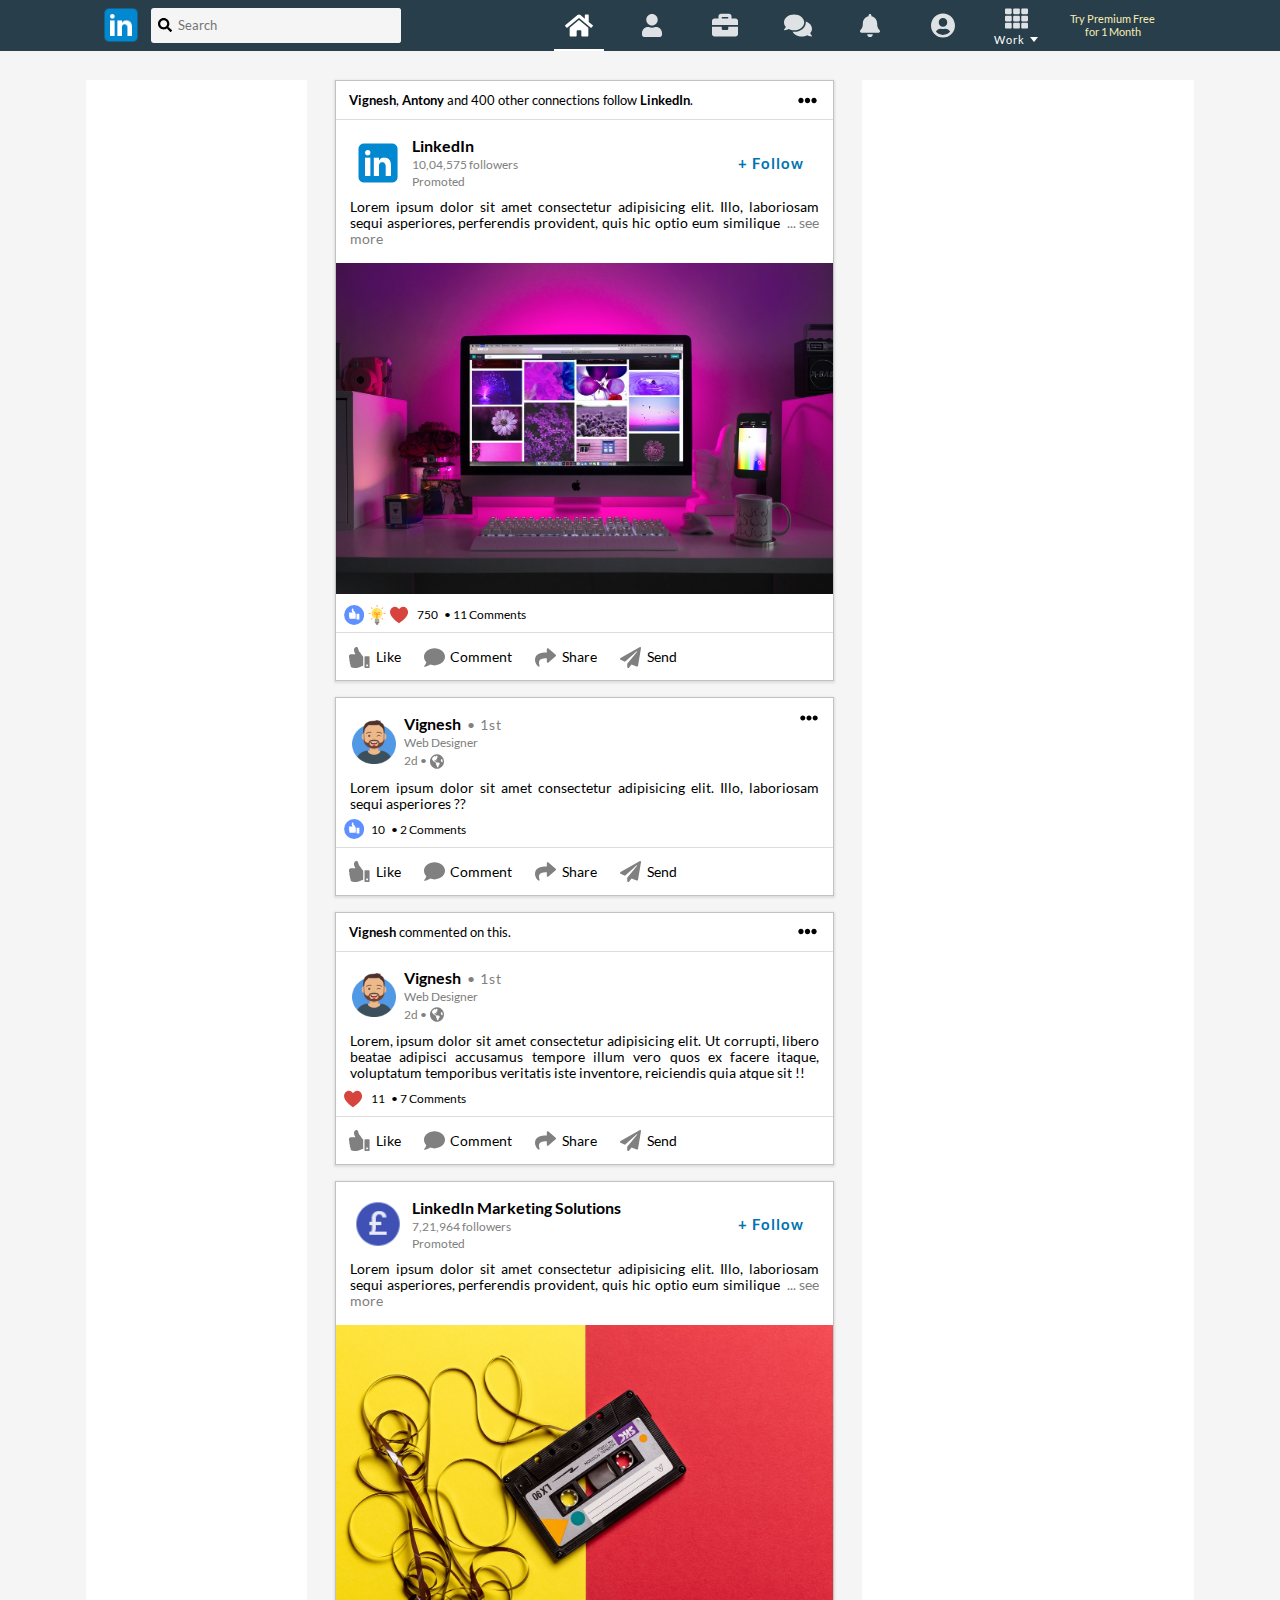
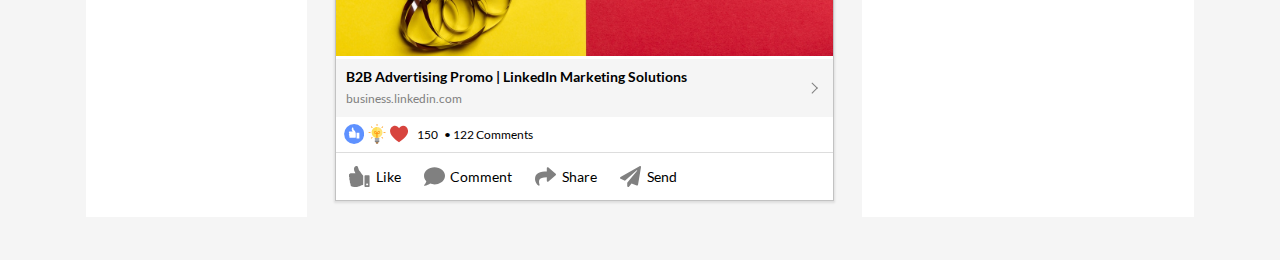
<file: Task-3/index.html>
<!DOCTYPE html>
<html lang="en">

    <head>
        <meta charset="UTF-8">
        <meta name="viewport" content="width=device-width, initial-scale=1.0">
        <title>Home | LinkedIn</title>
        <link rel="icon" href="CSS/Images/main-icon.png" type="image/x-icon">

        <link rel="stylesheet" href="CSS/style.css">
    </head>

    <body id="body">

        <div class="sidebar">

            <div class="profile-img-sidebar">
                <img class="avatar" src="CSS/Images/avatar.png" alt="">
                <img class="moon" src="SVG/moon-solid.svg" alt="">
                <p>
                    Omkar Dabir
                    <br>
                    +91 750 760 1084
                </p>
                <img class="down expand-add-acc" src="SVG/chevron-down-solid.svg" alt="">

                <!-- <i class="fas fa-chevron-down arrow  expand-add-acc"></i> -->

            </div>

            <div class="all-uls">


                <ul class="add-account">
                    <li class="">
                        <a>
                            <img src="SVG/plus-solid.svg" alt="">

                            <span>Add Account</span>
                        </a>
                    </li>

                </ul>

                <hr class="hidden-hr-add-acc">

                <ul>


                    <li class="">
                        <a>
                            <img src="SVG/user-friends-solid.svg" alt="">
                            <span>New Group</span>
                        </a>
                    </li>
                    <li class="">
                        <a>
                            <img src="SVG/lock-solid.svg" alt="">
                            <span>New Secret Chat</span>
                        </a>
                    </li>
                    <li class="">
                        <a>
                            <img src="SVG/bullhorn-solid.svg" alt="">
                            <span>New Channel</span>
                        </a>
                    </li>
                    <li class="">
                        <a>
                            <img src="SVG/user-solid.svg" alt="">
                            <span>Contacts</span>
                        </a>
                    </li>
                    <li class="">
                        <a>
                            <img src="SVG/phone-volume-solid.svg" alt="">
                            <span>Calls</span>
                        </a>
                    </li>
                    <li class="">
                        <a>
                            <img src="SVG/bookmark-solid.svg" alt="">
                            <span>Saved messages</span>
                        </a>
                    </li>
                    <li class="">
                        <a>
                            <img src="SVG/cog-solid.svg" alt="">
                            <span>Settings</span>
                        </a>
                    </li>
                </ul>

                <hr>
                <ul>
                    <li class="">
                        <a>
                            <img src="SVG/user-plus-solid.svg" alt="">
                            <span>Invite Friends</span>
                        </a>
                    </li>
                    <li class="">
                        <a>
                            <img src="SVG/question-circle-solid.svg" alt="">
                            <span>Telegram FAQ</span>
                        </a>
                    </li>
                </ul>
            </div>
        </div>

        <div class="main-navbar-wrap">
            <div class="main-navbar">
                <span class="icon"></span>
                <div class="input-wrap">
                    <span class="icon search-icon"></span>
                    <input type="text" placeholder="Search" class="search-bar">
                </div>
                <ul class="nav-icons">
                    <span class="icon home-icon active" title="Home"></span>
                    <span class="icon user-icon" title="My Network"></span>
                    <span class="icon suit-icon" title="Jobs"></span>
                    <span class="icon chat-icon" title="Messaging"></span>
                    <span class="icon notify-icon" title="Notifications"></span>
                    <span class="icon me-icon"></span>
                    <div class="work-icon">
                        <span class="icon work"></span>
                        <span class="work-cont">Work</span>
                    </div>
                    <a href="" class="premium">Try Premium Free for 1 Month</a>
                </ul>
            </div>
        </div>
        <div class="container-wrap">
            <div class="container">
                <div class="left-bar"></div>
                <div class="main-content">
                    <div class="card">
                        <div class="card-header">
                            <div>
                                <b>Vignesh</b>, <b>Antony</b> and 400 other connections follow <b>LinkedIn</b>.
                            </div>
                            <span class="icon more-icon"></span>
                        </div>
                        <div class="card-main">
                            <div class="follow-conn">
                                <img src="CSS/Images/main-icon.png" class="follow-icon">
                                <div class="conn-name">
                                    <span><b>LinkedIn</b></span>
                                    <span>10,04,575 followers</span>
                                    <span>Promoted</span>
                                </div>
                                <button class="follow">+ Follow</button>
                            </div>
                            <p class="content">
                                Lorem ipsum dolor sit amet consectetur adipisicing elit. Illo, laboriosam sequi
                                asperiores, perferendis provident, quis hic optio eum similique<span class="more"
                                    style="display: none;">veritatis accusamus ducimus tempore porro aspernatur
                                    molestiae et rem expedita sapiente! Lorem ipsum dolor sit amet consectetur
                                    adipisicing elit. Facere id quam iusto libero alias velit at, tempore, corrupti
                                    ducimus laborum perferendis nulla ex possimus? Modi perspiciatis ullam animi
                                    adipisci ratione.</span><span class="see-more">... see more</span>
                            </p>
                            <img src="CSS/Images/computer.jpg" class="card-image">
                            <div class="vote-section">
                                <span class="icon like-icon"></span>
                                <span class="icon info-icon"></span>
                                <span class="icon love-icon"></span>
                                <span class="votes">750</span>
                                <span> <span class="dot">•</span> 11 Comments</span>
                            </div>
                            <div class="share-section">
                                <div class="icon-wrap">
                                    <span class="icon like-i"></span>
                                    <span>Like</span>
                                </div>
                                <div class="icon-wrap">
                                    <span class="icon comment-icon"></span>
                                    <span>Comment</span>
                                </div>
                                <div class="icon-wrap">
                                    <span class="icon share-icon"></span>
                                    <span>Share</span>
                                </div>
                                <div class="icon-wrap">
                                    <span class="icon send-icon"></span>
                                    <span>Send</span>
                                </div>
                            </div>
                        </div>
                    </div>
                    <div class="card">
                        <div class="follow-conn">
                            <img src="CSS/Images/avatar.png" class="follow-icon users">
                            <div class="conn-name">
                                <span>
                                    <b>Vignesh</b>
                                    <span class="name-info"> • 1st</span>
                                </span>
                                <span>Web Designer</span>
                                <span>
                                    <span>2d • </span>
                                    <span class="icon globe-icon"></span>
                                </span>
                            </div>
                            <span class="icon more-icon top-corner"></span>
                        </div>
                        <p class="content">
                            Lorem ipsum dolor sit amet consectetur adipisicing elit. Illo, laboriosam sequi asperiores
                            ??
                        </p>
                        <div class="vote-section">
                            <span class="icon like-icon"></span>
                            <span class="votes">10</span>
                            <span> <span class="dot">•</span> 2 Comments</span>
                        </div>
                        <div class="share-section">
                            <div class="icon-wrap">
                                <span class="icon like-i"></span>
                                <span>Like</span>
                            </div>
                            <div class="icon-wrap">
                                <span class="icon comment-icon"></span>
                                <span>Comment</span>
                            </div>
                            <div class="icon-wrap">
                                <span class="icon share-icon"></span>
                                <span>Share</span>
                            </div>
                            <div class="icon-wrap">
                                <span class="icon send-icon"></span>
                                <span>Send</span>
                            </div>
                        </div>
                    </div>
                    <div class="card">
                        <div class="card-header">
                            <div>
                                <b>Vignesh</b> commented on this.
                            </div>
                            <span class="icon more-icon"></span>
                        </div>
                        <div class="follow-conn">
                            <img src="CSS/Images/avatar.png" class="follow-icon users">
                            <div class="conn-name">
                                <span>
                                    <b>Vignesh</b>
                                    <span class="name-info"> • 1st</span>
                                </span>
                                <span>Web Designer</span>
                                <span>
                                    <span>2d • </span>
                                    <span class="icon globe-icon"></span>
                                </span>
                            </div>
                        </div>
                        <p class="content">
                            Lorem, ipsum dolor sit amet consectetur adipisicing elit. Ut corrupti, libero beatae
                            adipisci accusamus tempore illum vero quos ex facere itaque, voluptatum temporibus veritatis
                            iste inventore, reiciendis quia atque sit !!
                        </p>
                        <div class="vote-section">
                            <span class="icon love-icon"></span>
                            <span class="votes">11</span>
                            <span> <span class="dot">•</span> 7 Comments</span>
                        </div>
                        <div class="share-section">
                            <div class="icon-wrap">
                                <span class="icon like-i"></span>
                                <span>Like</span>
                            </div>
                            <div class="icon-wrap">
                                <span class="icon comment-icon"></span>
                                <span>Comment</span>
                            </div>
                            <div class="icon-wrap">
                                <span class="icon share-icon"></span>
                                <span>Share</span>
                            </div>
                            <div class="icon-wrap">
                                <span class="icon send-icon"></span>
                                <span>Send</span>
                            </div>
                        </div>
                    </div>
                    <div class="card">
                        <div class="card-main">
                            <div class="follow-conn">
                                <img src="CSS/Images/market.png" class="follow-icon">
                                <div class="conn-name">
                                    <span><b>LinkedIn Marketing Solutions</b></span>
                                    <span>7,21,964 followers</span>
                                    <span>Promoted</span>
                                </div>
                                <button class="follow">+ Follow</button>
                            </div>
                            <p class="content">
                                Lorem ipsum dolor sit amet consectetur adipisicing elit. Illo, laboriosam sequi
                                asperiores, perferendis provident, quis hic optio eum similique<span class="more"
                                    style="display: none;">veritatis accusamus ducimus tempore porro aspernatur
                                    molestiae et rem expedita sapiente! Lorem ipsum dolor sit amet consectetur
                                    adipisicing elit. Facere id quam iusto libero alias velit at, tempore, corrupti
                                    ducimus laborum perferendis nulla ex possimus? Modi perspiciatis ullam animi
                                    adipisci ratione.</span><span class="see-more">... see more</span>
                            </p>
                            <img src="CSS/Images/sample1.jpg" class="card-image">
                            <a href="" class="website-link">
                                <div class="web-content">
                                    <b>B2B Advertising Promo | LinkedIn Marketing Solutions</b>
                                    <span>business.linkedin.com</span>
                                </div>
                                <span class="view-arrow"></span>
                            </a>
                            <div class="vote-section">
                                <span class="icon like-icon"></span>
                                <span class="icon info-icon"></span>
                                <span class="icon love-icon"></span>
                                <span class="votes">150</span>
                                <span> <span class="dot">•</span> 122 Comments</span>
                            </div>
                            <div class="share-section">
                                <div class="icon-wrap">
                                    <span class="icon like-i"></span>
                                    <span>Like</span>
                                </div>
                                <div class="icon-wrap">
                                    <span class="icon comment-icon"></span>
                                    <span>Comment</span>
                                </div>
                                <div class="icon-wrap">
                                    <span class="icon share-icon"></span>
                                    <span>Share</span>
                                </div>
                                <div class="icon-wrap">
                                    <span class="icon send-icon"></span>
                                    <span>Send</span>
                                </div>
                            </div>
                        </div>
                    </div>
                </div>
                <div class="right-bar"></div>
            </div><br>
        </div>
        <div class="mobile-header">
            <span class="icon me-icon"></span>

            <div class="input-wrap">
                <span class="icon search-icon"></span>
                <input type="text" placeholder="Search" class="search-bar">
                <span class="icon qrcode-icon"></span>
            </div>
            <span class="icon chat-icon"></span>
        </div>
        <div class="mobile-nav-bar">
            <ul class="nav-icons">
                <span class="icon home-icon active-icon" title="Home"></span>
                <span class="icon user-icon" title="My Network"></span>
                <span class="icon add-icon" title="Add Post"></span>
                <span class="icon suit-icon" title="Jobs"></span>
                <span class="icon notify-icon" title="Notifications"></span>
            </ul>
        </div>
        <script src="JS/main.js"></script>
    </body>

</html>
</file>
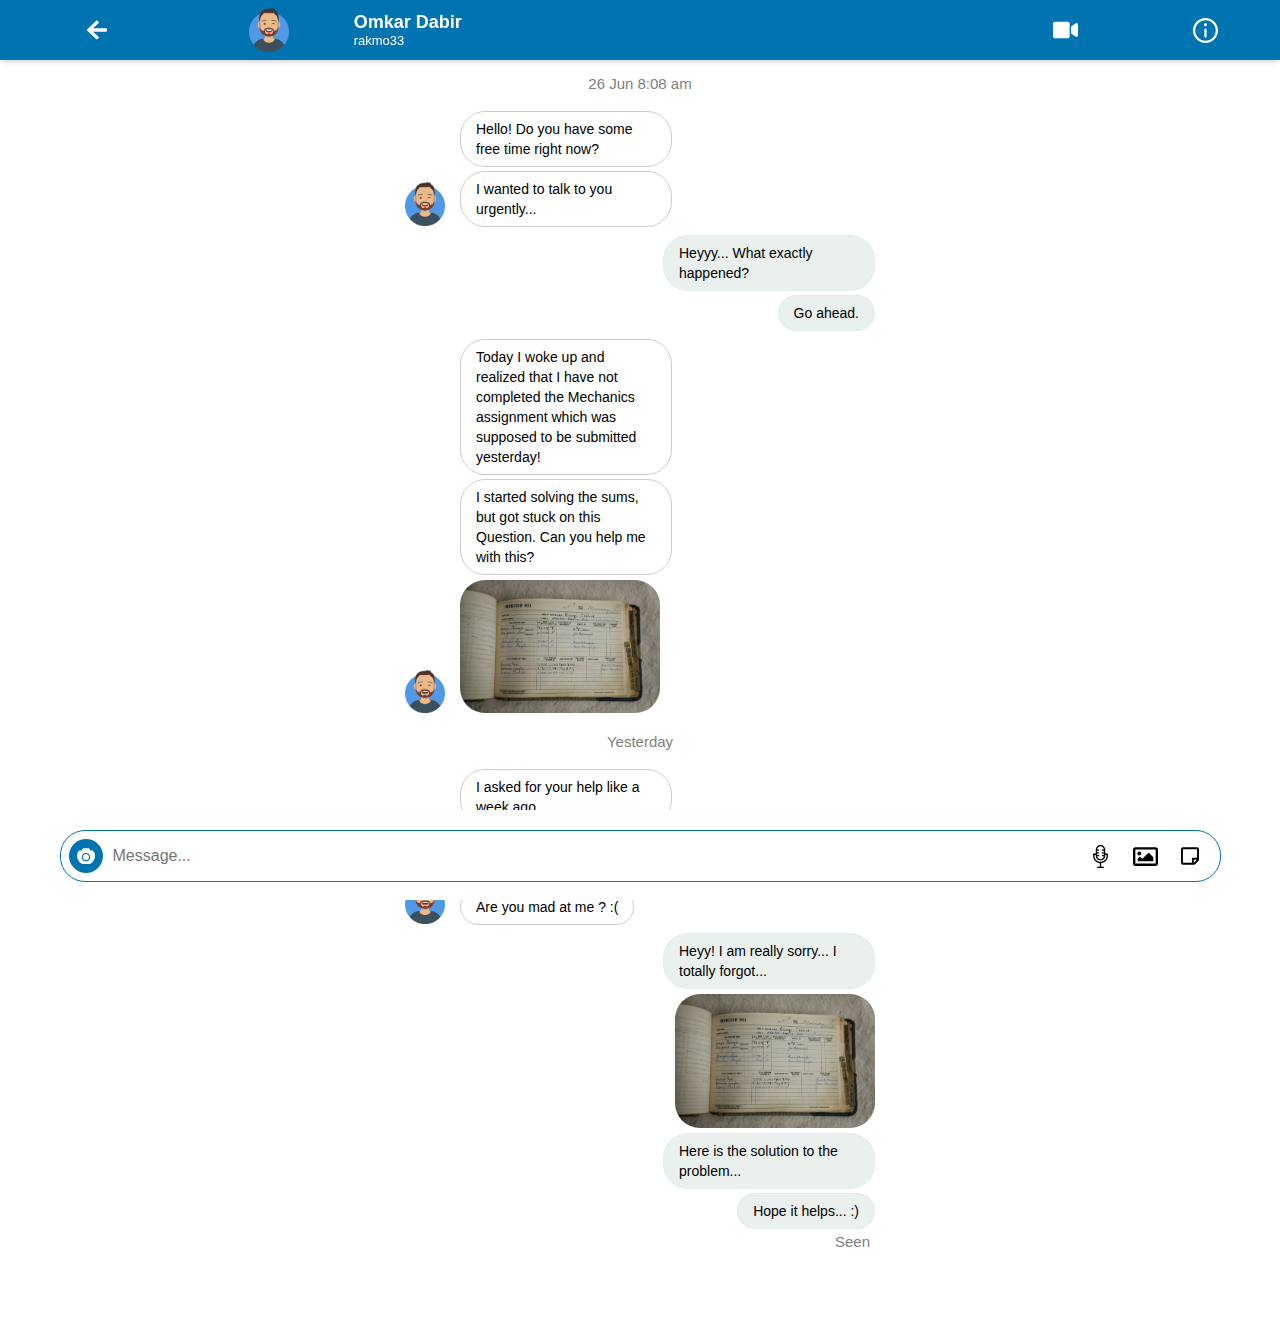
<file: Task-5/index.html>
<!DOCTYPE html>
<html lang="en">

    <head>
        <meta charset="UTF-8">
        <meta name="viewport" content="width=device-width, initial-scale=1.0">
        <title>Instagram Chat | YaarMe</title>
        <link rel="icon" href="logo.png" type="image/icon type">

        <link rel="stylesheet" href="style.css">
    </head>

    <body onload="scrollToBottom()">

      

            <main>
                <section style="height: 60px;"></section>
                <p class="day">
                    26 Jun 8:08 am
                </p>
                <ul id="last">
                    <li class="left">
                        <img src="avatar.png" alt="">
                        <ul>
                            <li>
                                <p>
                                    Hello! Do you have some free time right now?
                                </p>
                            </li>
                            <li>
                                <p>
                                    I wanted to talk to you urgently...
                                </p>
                            </li>
                        </ul>
                    </li>

                    <li class="right">
                        <ul>
                            <li>
                                <p>
                                    Heyyy... What exactly happened?
                                </p>
                            </li>
                            <li>
                                <p>
                                    Go ahead.
                                </p>
                            </li>
                        </ul>
                    </li>
                    <li class="left">
                        <img src="avatar.png" alt="">
                        <ul>
                            <li>
                                <p>
                                    Today I woke up and realized that I have not completed the Mechanics assignment
                                    which was supposed to be submitted yesterday!
                                </p>
                            </li>
                            <li>
                                <p>
                                    I started solving the sums, but got stuck on this Question.
                                    Can you help me with this?
                                </p>
                            </li>
                            <li>
                                <img class="sent-img" src="mech.jpg" alt="">
                            </li>
                        </ul>
                    </li>


                    <p class="day">
                        Yesterday
                    </p>

                    <li class="left">
                        <img src="avatar.png" alt="">
                        <ul>
                            <li>
                                <p>
                                    I asked for your help like a week ago...
                                </p>
                            </li>
                            <li>
                                <p>
                                    Why are you not replying back????
                                </p>
                            </li>
                            <li>
                                <p>
                                    Are you mad at me ? :(
                                </p>
                            </li>
                        </ul>
                    </li>

                    <li class="right">
                        <ul class="right-ul">
                            <li>
                                <p>
                                    Heyy! I am really sorry... I totally forgot...
                                </p>
                            </li>
                            <li>
                                <img class="sent-img" src="mech.jpg" alt="">
                            </li>
                            <li>
                                <p>
                                    Here is the solution to the problem...
                                </p>
                            </li>
                            <li>
                                <p>
                                    Hope it helps... :)
                                </p>
                            </li>
                        </ul>
                    </li>

                    
                </ul>
                <p class="seen">
                    Seen
                </p>

                <section style="height: 90px;"></section>
                
            </main>

            <header>
                <a href="#">
                    <img class="lnk" src="SVG/arrow-left-solid.svg" alt="" title="Back">
                </a>
                <a href="#">
                    <img class="lnk avatar" src="avatar.png" alt="" title="Visit Profile">
                </a>
                <a href="#" class="chat-title" title="Visit Profile">
                    <p class="username">Omkar Dabir</p>
                    <p class="last-seen"> rakmo33</p>
                </a>
                <a href="#">
                    <img class="lnk2" src="SVG/video-camera.svg" title="Start a video call">
                </a>
                <a href="#">
                    <img class="lnk2" src="SVG/info-outline.svg" alt="" title="Information">
                </a>
            </header>

          

            <footer>
                <form class="input-bar msg-form" method="POST" action="#" >
                    <!-- <form class="msg-form" action="#" method="POST"> -->
                        <a href="#">
                            <img id="camera-btn" class="lnk3 camera" src="SVG/camera-solid.svg" alt="" title="Camera">
                        </a>
                        <input type="text" placeholder="Message...">
                        <a href="#" class="other-btns">
                            <img class="lnk3 mic" src="SVG/microphone-outline.svg" alt="" title="Voice Message">
                        </a>
                        <a href="#" class="other-btns">
                            <img class="lnk3 img" src="SVG/image-regular.svg" alt="" title="Gallery">
                        </a>
                        <a href="#" class="other-btns">
                            <img class="lnk3 stk" src="SVG/sticky-note-regular.svg" alt="" title="Stickers">
                        </a>

                       <button class="send-btn">
                           SEND
                       </button>

                       
                    <!-- </form> -->
                    </form>
            </footer>

           

        <script>
            function scrollToBottom() {
                var last = document.querySelector("main");
                last.scrollTop = last.scrollHeight;
            }
        </script>

        <script src="script.js"></script>


    </body>

</html>
</file>
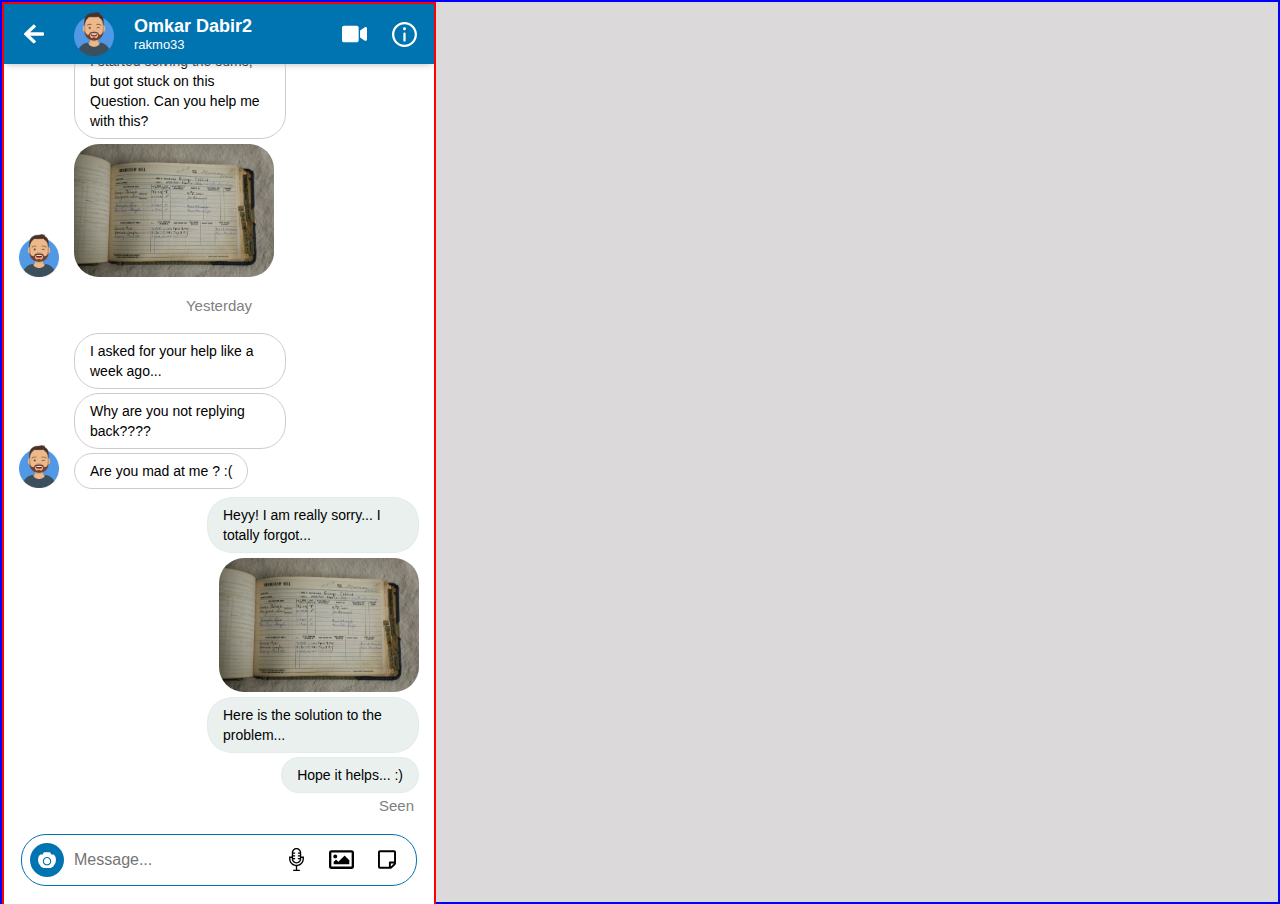
<file: Task-5a/index.html>
<!DOCTYPE html>
<html lang="en">

    <head>
        <meta charset="UTF-8">
        <meta name="viewport" content="width=device-width, initial-scale=1.0">
        <title>Instagram Chat | YaarMe</title>
        <link rel="icon" href="logo.png" type="image/icon type">

        <link rel="stylesheet" href="style.css">
    </head>

    <body onload="scrollToBottom()">

        <section>
            <header>
                <a href="#">
                    <img class="lnk" src="SVG/arrow-left-solid.svg" alt="" title="Back">
                </a>
                <a href="#">
                    <img class="lnk avatar" src="avatar.png" alt="" title="Visit Profile">
                </a>
                <a href="#" class="chat-title" title="Visit Profile">
                    <p class="username">Omkar Dabir2</p>
                    <p class="last-seen"> rakmo33</p>
                </a>
                <a href="#">
                    <img class="lnk2" src="SVG/video-camera.svg" title="Start a video call">
                </a>
                <a href="#">
                    <img class="lnk2" src="SVG/info-outline.svg" alt="" title="Information">
                </a>
            </header>

            <main>
                <p class="day">
                    26 Jun 8:08 am
                </p>
                <ul id="last">
                    <li class="left">
                        <img src="avatar.png" alt="">
                        <ul>
                            <li>
                                <p>
                                    Hello! Do you have some free time right now?
                                </p>
                            </li>
                            <li>
                                <p>
                                    I wanted to talk to you urgently...
                                </p>
                            </li>
                        </ul>
                    </li>

                    <li class="right">
                        <ul>
                            <li>
                                <p>
                                    Heyyy... What exactly happened?
                                </p>
                            </li>
                            <li>
                                <p>
                                    Go ahead.
                                </p>
                            </li>
                        </ul>
                    </li>
                    <li class="left">
                        <img src="avatar.png" alt="">
                        <ul>
                            <li>
                                <p>
                                    Today I woke up and realized that I have not completed the Mechanics assignment
                                    which was supposed to be submitted yesterday!
                                </p>
                            </li>
                            <li>
                                <p>
                                    I started solving the sums, but got stuck on this Question.
                                    Can you help me with this?
                                </p>
                            </li>
                            <li>
                                <img class="sent-img" src="mech.jpg" alt="">
                            </li>
                        </ul>
                    </li>


                    <p class="day">
                        Yesterday
                    </p>

                    <li class="left">
                        <img src="avatar.png" alt="">
                        <ul>
                            <li>
                                <p>
                                    I asked for your help like a week ago...
                                </p>
                            </li>
                            <li>
                                <p>
                                    Why are you not replying back????
                                </p>
                            </li>
                            <li>
                                <p>
                                    Are you mad at me ? :(
                                </p>
                            </li>
                        </ul>
                    </li>

                    <li class="right">
                        <ul class="right-ul">
                            <li>
                                <p>
                                    Heyy! I am really sorry... I totally forgot...
                                </p>
                            </li>
                            <li>
                                <img class="sent-img" src="mech.jpg" alt="">
                            </li>
                            <li>
                                <p>
                                    Here is the solution to the problem...
                                </p>
                            </li>
                            <li>
                                <p>
                                    Hope it helps... :)
                                </p>
                            </li>
                        </ul>
                    </li>

                    
                </ul>
                <p class="seen">
                    Seen
                </p>

                <footer>
                    <form class="input-bar msg-form" method="POST" action="#" >
                        <!-- <form class="msg-form" action="#" method="POST"> -->
                            <a href="#">
                                <img id="camera-btn" class="lnk3 camera" src="SVG/camera-solid.svg" alt="" title="Camera">
                            </a>
                            <input type="text" placeholder="Message...">
                            <a href="#" class="other-btns">
                                <img class="lnk3 mic" src="SVG/microphone-outline.svg" alt="" title="Voice Message">
                            </a>
                            <a href="#" class="other-btns">
                                <img class="lnk3 img" src="SVG/image-regular.svg" alt="" title="Gallery">
                            </a>
                            <a href="#" class="other-btns">
                                <img class="lnk3 stk" src="SVG/sticky-note-regular.svg" alt="" title="Stickers">
                            </a>
    
                           <button class="send-btn">
                               SEND
                           </button>
    
                           
                        <!-- </form> -->
                        </form>
                </footer>
            </main>

           
        </section>

        <script>
            function scrollToBottom() {
                var last = document.querySelector("main");
                last.scrollTop = last.scrollHeight;
            }
        </script>

        <script src="script.js"></script>


    </body>

</html>
</file>
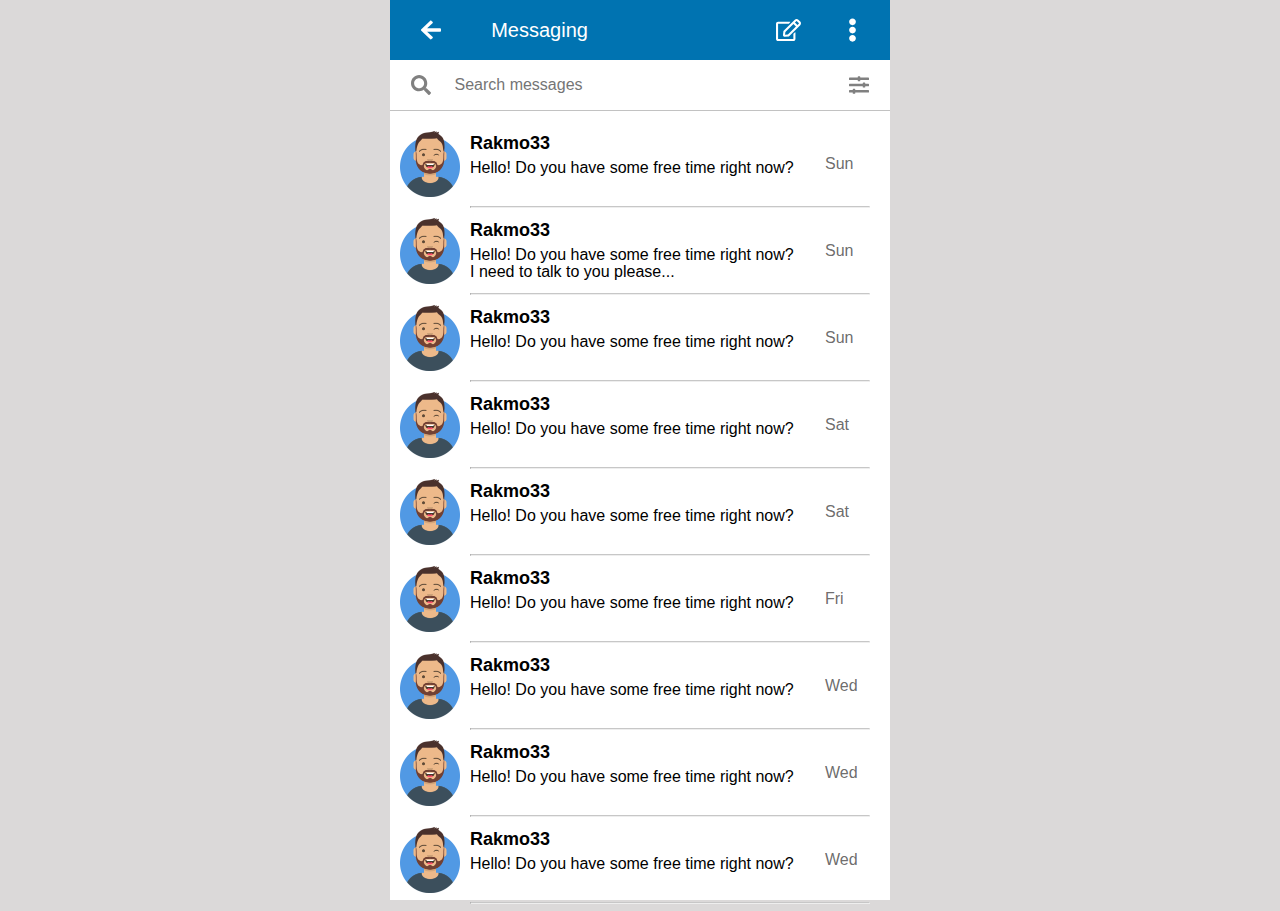
<file: Task-6/index.html>
<!DOCTYPE html>
<html lang="en">

    <head>
        <meta charset="UTF-8">
        <meta name="viewport" content="width=device-width, initial-scale=1.0">
        <title>LinkedIn messages | YaarMe</title>
        <link rel="icon" href="logo.png" type="image/icon type">

        <link rel="stylesheet" href="style.css">
    </head>

    <body>

        <section>
            <header>
                <a href="#">
                    <img class="lnk inv" src="SVG/arrow-left-solid.svg" alt="" title="Back">
                </a>
                <a class="chat-title" title="Visit Profile">
                    <p class="title">Messaging</p>
                </a>
                <a href="#">
                    <img class="lnk2 inv" src="SVG/edit-regular.svg" title="New Message">
                </a>
                <a href="#">
                    <img class="lnk3 inv" src="SVG/ellipsis-v-solid.svg" alt="" title="Options">
                </a>
            </header>
            <nav>
                <a>
                    <img class="lnk3 inv" src="SVG/search-solid.svg" alt="" title="Search">
                </a>
                <input type="text" placeholder="Search messages">
                <a href="#">
                    <img class="lnk3 inv show-filters" src="SVG/sliders-h-solid.svg" alt="" title="Filters">
                </a>
            </nav>
            <div class="filters-wrapper">
                <div class="filters">
                    <a href="#" class="selected">All</a>
                    <a href="#">Unread</a>
                    <a href="#">My Connections</a>
                    <a href="#">InMail</a>
                    <a href="#">Recent</a>
                    <a href="#">Read</a>
                    <a href="#">Archieved</a>
                </div>
            </div>

            <main>

                <ul>
                    <li>
                        <img src="avatar.png" alt="">
                        <p class="username">Rakmo33</p>
                        <p class="msg">Hello! Do you have some free time right now?</p>
                        <p class="time">Sun</p>
                    </li>
                    <hr>
                    <li>
                        <img src="avatar.png" alt="">
                        <p class="username">Rakmo33</p>
                        <p class="msg">Hello! Do you have some free time right now?
                            <br> I need to talk to you please...</p>
                        <p class="time">Sun</p>

                    </li>
                    <hr>
                    <li>
                        <img src="avatar.png" alt="">
                        <p class="username">Rakmo33</p>
                        <p class="msg">Hello! Do you have some free time right now?</p>
                        <p class="time">Sun</p>
                    </li>
                    <hr>
                    <li>
                        <img src="avatar.png" alt="">
                        <p class="username">Rakmo33</p>
                        <p class="msg">Hello! Do you have some free time right now?</p>
                        <p class="time">Sat</p>
                    </li>
                    <hr>
                    <li>
                        <img src="avatar.png" alt="">
                        <p class="username">Rakmo33</p>
                        <p class="msg">Hello! Do you have some free time right now?</p>
                        <p class="time">Sat</p>
                    </li>
                    <hr>
                    <li>
                        <img src="avatar.png" alt="">
                        <p class="username">Rakmo33</p>
                        <p class="msg">Hello! Do you have some free time right now?</p>
                        <p class="time">Fri</p>
                    </li>
                    <hr>
                    <li>
                        <img src="avatar.png" alt="">
                        <p class="username">Rakmo33</p>
                        <p class="msg">Hello! Do you have some free time right now?</p>
                        <p class="time">Wed</p>
                    </li>
                    <hr>
                    <li>
                        <img src="avatar.png" alt="">
                        <p class="username">Rakmo33</p>
                        <p class="msg">Hello! Do you have some free time right now?</p>
                        <p class="time">Wed</p>
                    </li>
                    <hr>
                    <li>
                        <img src="avatar.png" alt="">
                        <p class="username">Rakmo33</p>
                        <p class="msg">Hello! Do you have some free time right now?</p>
                        <p class="time">Wed</p>
                    </li>
                    <hr>
                    <li>
                        <img src="avatar.png" alt="">
                        <p class="username">Rakmo33</p>
                        <p class="msg">Hello! Do you have some free time right now?</p>
                        <p class="time">Tue</p>
                    </li>
                    <hr>
                    <li>
                        <img src="avatar.png" alt="">
                        <p class="username">Rakmo33</p>
                        <p class="msg">Hello! Do you have some free time right now?</p>
                        <p class="time">Mon</p>
                    </li>
                    <hr>
                    <li>
                        <img src="avatar.png" alt="">
                        <p class="username">Rakmo33</p>
                        <p class="msg">Hello! Do you have some free time right now?</p>
                        <p class="time">Mon</p>
                    </li>
                </ul>

            </main>


        </section>

        <script src="script.js"></script>

    </body>

</html>
</file>
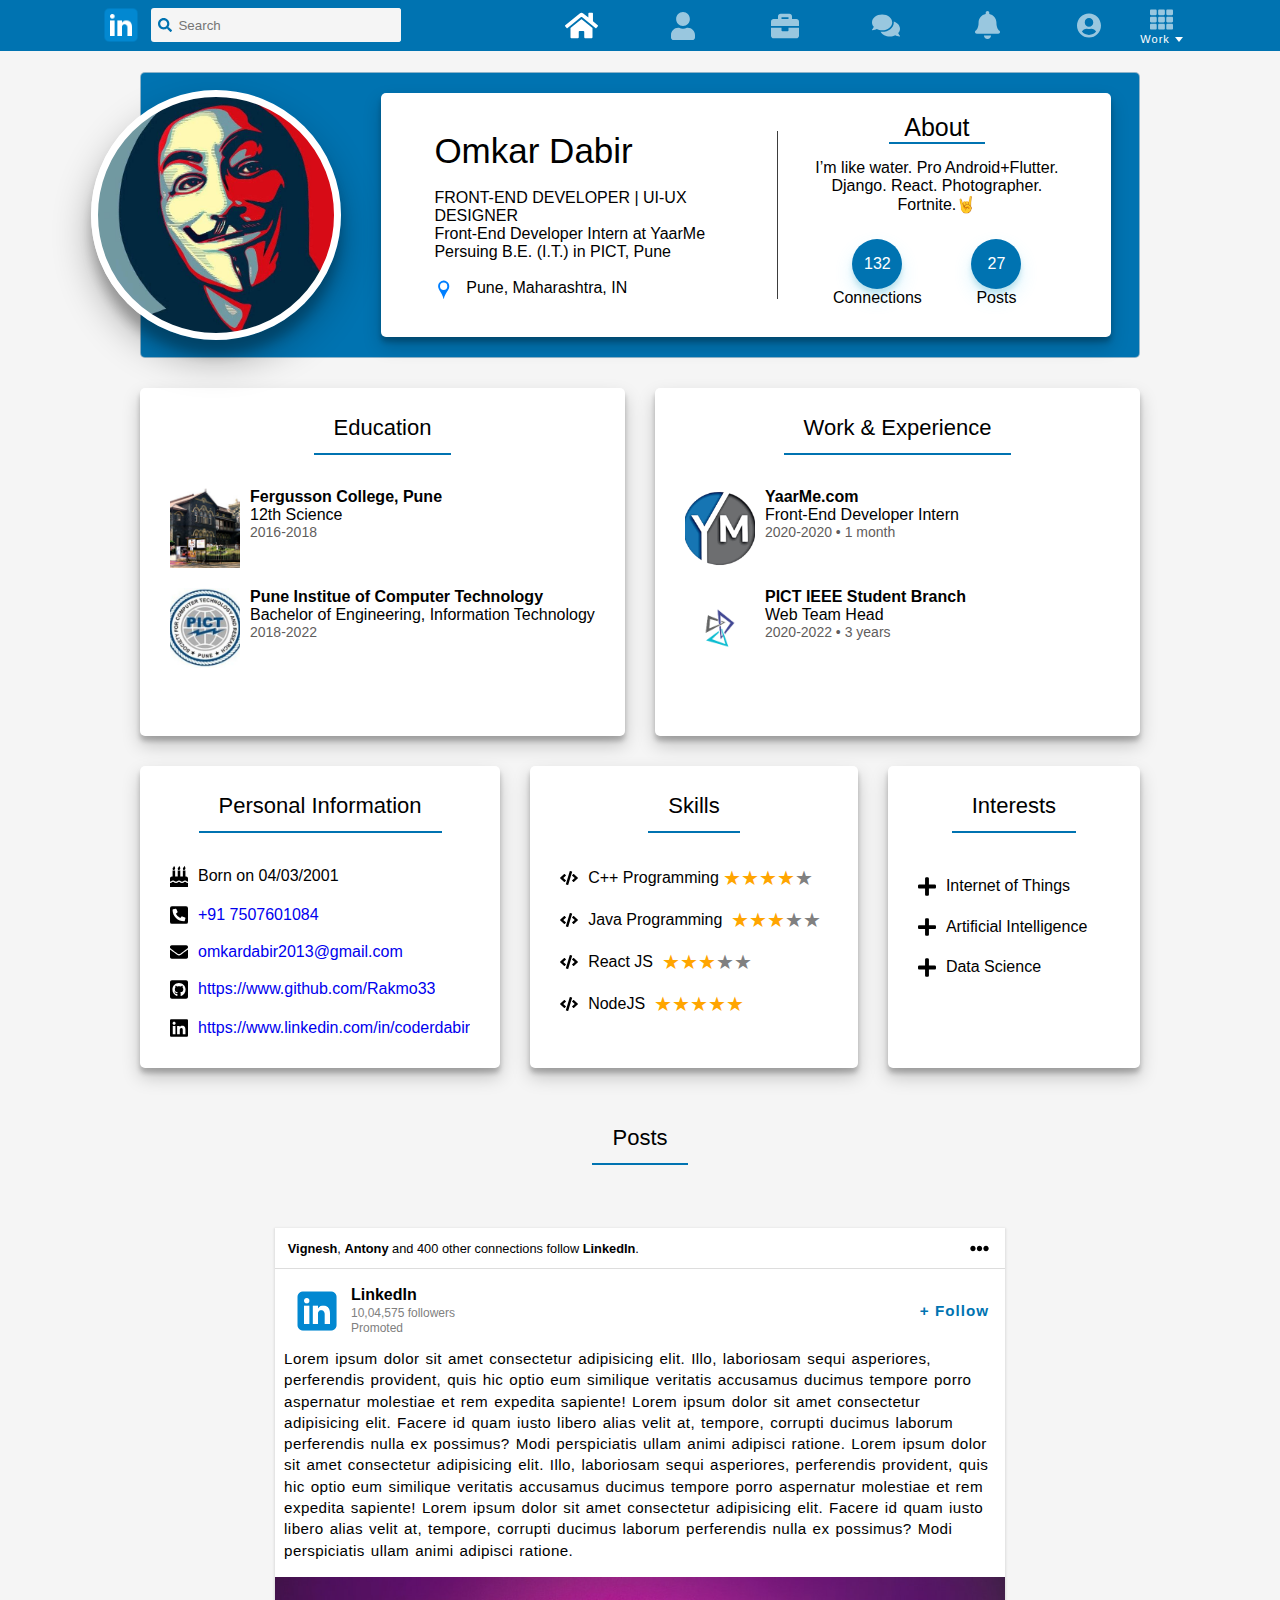
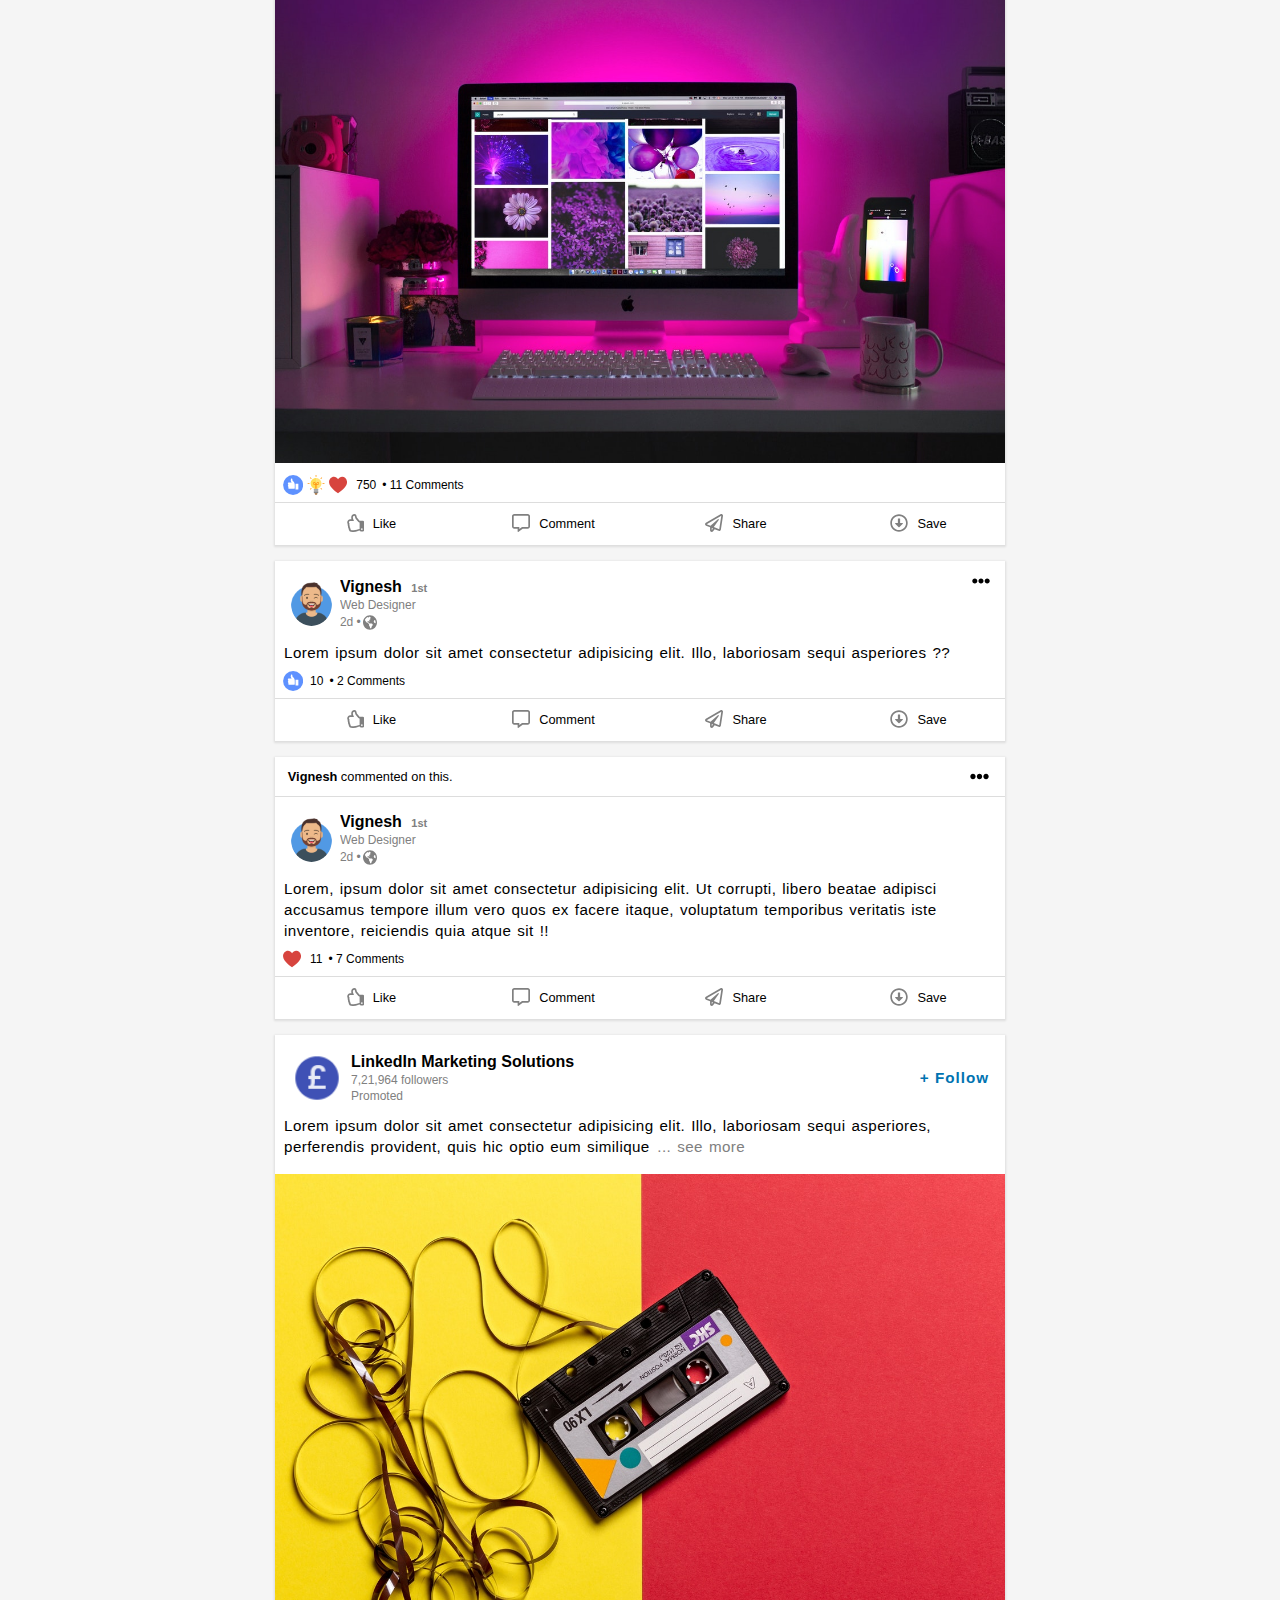
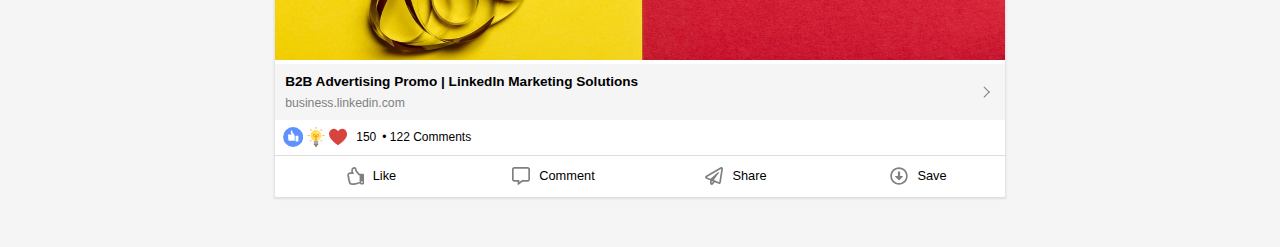
<file: Task-7/index.html>
<!DOCTYPE html>
<html lang="en">

    <head>
        <meta charset="UTF-8">
        <meta name="viewport" content="width=device-width, initial-scale=1.0">
        <title>Profile Page | YaarMe</title>
        <link rel="stylesheet" href="CSS/style.css">
        <!--icons-->
        <link rel="apple-touch-icon" sizes="57x57" href="https://yaarme.com/media/icons/apple-icon-57x57.png">
        <link rel="apple-touch-icon" sizes="60x60" href="https://yaarme.com/media/icons/apple-icon-60x60.png">
        <link rel="apple-touch-icon" sizes="72x72" href="https://yaarme.com/media/icons/apple-icon-72x72.png">
        <link rel="apple-touch-icon" sizes="76x76" href="https://yaarme.com/media/icons/apple-icon-76x76.png">
        <link rel="apple-touch-icon" sizes="114x114" href="https://yaarme.com/media/icons/apple-icon-114x114.png">
        <link rel="apple-touch-icon" sizes="120x120" href="https://yaarme.com/media/icons/apple-icon-120x120.png">
        <link rel="apple-touch-icon" sizes="144x144" href="https://yaarme.com/media/icons/apple-icon-144x144.png">
        <link rel="apple-touch-icon" sizes="152x152" href="https://yaarme.com/media/icons/apple-icon-152x152.png">
        <link rel="apple-touch-icon" sizes="180x180" href="https://yaarme.com/media/icons/apple-icon-180x180.png">
        <link rel="icon" type="image/png" sizes="192x192"
            href="https://yaarme.com/media/icons/android-icon-192x192.png">
        <link rel="icon" type="image/png" sizes="32x32" href="https://yaarme.com/media/icons/favicon-32x32.png">
        <link rel="icon" type="image/png" sizes="96x96" href="https://yaarme.com/media/icons/favicon-96x96.png">
        <link rel="icon" type="image/png" sizes="16x16" href="https://yaarme.com/media/icons/favicon-16x16.png">
        <link rel="manifest" href="https://yaarme.com/media/icons/manifest.json">
        <meta name="msapplication-TileColor" content="#0073b1">
        <meta name="msapplication-TileImage" content="https://yaarme.com/media/icons/ms-icon-144x144.png">
        <meta name="theme-color" content="#0073b1">
    </head>

    <body id="body">
        <div class="sidebar">
            <div class="profile-img-sidebar"> <img class="avatar" src="CSS/Images/avatar.png" alt=""> <img class="moon"
                    src="SVG/moon-solid.svg" alt="">
                <p> Omkar Dabir <br> +91 750 760 1084 </p> <img class="down expand-add-acc"
                    src="SVG/chevron-down-solid.svg" alt="">
                <!-- <i class="fas fa-chevron-down arrow expand-add-acc"></i> -->
            </div>
            <div class="all-uls">
                <ul class="add-account">
                    <li class=""> <a href="#"> <img src="SVG/plus-solid.svg" alt=""> <span>Add Account</span> </a> </li>
                </ul>
                <hr class="hidden-hr-add-acc">
                <ul>
                    <li class=""> <a href="#"> <img src="SVG/user-friends-solid.svg" alt=""> <span>New Group</span> </a>
                    </li>
                    <li class=""> <a href="#"> <img src="SVG/lock-solid.svg" alt=""> <span>New Secret Chat</span> </a>
                    </li>
                    <li class=""> <a href="#"> <img src="SVG/bullhorn-solid.svg" alt=""> <span>New Channel</span> </a>
                    </li>
                    <li class=""> <a href="#"> <img src="SVG/user-solid.svg" alt=""> <span>Contacts</span> </a> </li>
                    <li class=""> <a href="#"> <img src="SVG/phone-volume-solid.svg" alt=""> <span>Calls</span> </a>
                    </li>
                    <li class=""> <a href="#"> <img src="SVG/bookmark-solid.svg" alt=""> <span>Saved messages</span>
                        </a> </li>
                    <li class=""> <a href="#"> <img src="SVG/cog-solid.svg" alt=""> <span>Settings</span> </a> </li>
                </ul>
                <hr>
                <ul>
                    <li class=""> <a href="#"> <img src="SVG/user-plus-solid.svg" alt=""> <span>Invite Friends</span>
                        </a> </li>
                    <li class=""> <a href="#"> <img src="SVG/question-circle-solid.svg" alt=""> <span>Telegram
                                FAQ</span> </a> </li>
                </ul>
            </div>
        </div>
        <div class="main-navbar-wrap">
            <div class="main-navbar"> <span class="icon"></span>
                <div class="input-wrap"> <span class="icon search-icon"></span> <input type="text" placeholder="Search"
                        class="search-bar" for="search"> </div>
                <ul class="nav-icons"> <span class="icon home-icon active" title="Home"></span> <span
                        class="icon user-icon" title="My Network"></span> <span class="icon suit-icon"
                        title="Jobs"></span> <span class="icon chat-icon" title="Messaging"></span> <span
                        class="icon notify-icon" title="Notifications"></span> <span class="icon me-icon"></span>
                    <div class="work-icon"> <span class="icon work"></span> <span class="work-cont">Work</span> </div>
                </ul>
            </div>
        </div>
        <div class="container-wrap">
            <div class="container">
                <!-- <div class="left-bar"></div> -->

                <div class="profile-container1">
                    <div class="pro1">
                        <div class="pro1-img"></div>
                        <div class="pro1-bg"></div>
                    </div>
                    <div class="pro23-container">
                        <div class="pro2">
                            <h1>Omkar Dabir</h1>
                            <br>
                            <p class="status"> FRONT-END DEVELOPER | UI-UX DESIGNER
                                <br>
                                Front-End Developer Intern at YaarMe
                                <br>
                                Persuing B.E. (I.T.) in PICT, Pune
                            </p>
                            <br>
                            <p class="pro2-location">
                                <img src="SVG/map.svg#svgView(viewBox(0, 0, 1800, 1800))" alt="">
                                &nbsp; Pune, Maharashtra, IN
                            </p>
                        </div>
                        <div class="pro3">
                            <h1>About</h1>
                            <!-- <br> -->
                            <p class="bio">
                                I’m like water. Pro Android+Flutter.
                                <!-- <br> -->

                                Django. React. Photographer.
                                <br>
                                Fortnite.🤘

                            </p>
                            <!-- <br> -->
                            <div class="stats">
                                <p class="number">
                                    132

                                </p>

                                <a href="#posts-div">
                                    <p class="number">
                                        <span> 27 </span>
                                    </p>
                                </a>

                                <p class="text">Connections</p>

                                <p class="text">Posts</p>

                            </div>

                        </div>
                    </div>
                </div>


                <div class="profile-container23">

                    <div class="profile-container2">
                        <div class="info-title">
                            <h1>Education</h1>
                        </div>
                        <div class="info-body">
                            <div class="edu">
                                <div class="edu-img fc"></div>
                                <div class="edu-info">
                                    <p class="edu-name">Fergusson College, Pune</p>
                                    <p class="edu-course">12th Science</p>
                                    <p class="edu-year">2016-2018</p>
                                </div>
                            </div>
                            <div class="edu">
                                <div class="edu-img pict"></div>
                                <div class="edu-info">
                                    <p class="edu-name">Pune Institue of Computer Technology</p>
                                    <p class="edu-course">Bachelor of Engineering, Information Technology</p>
                                    <p class="edu-year">2018-2022</p>
                                </div>
                            </div>

                            <br>

                        </div>
                    </div>

                    <div class="profile-container2">
                        <div class="info-title">
                            <h1>Work & Experience</h1>
                        </div>
                        <div class="info-body">
                            <div class="edu">
                                <div class="edu-img yaarme"></div>
                                <div class="edu-info">
                                    <p class="edu-name">YaarMe.com</p>
                                    <p class="edu-course">Front-End Developer Intern</p>
                                    <p class="edu-year">2020-2020 &bull; 1 month</p>
                                </div>
                            </div>
                            <div class="edu">
                                <div class="edu-img pisb"></div>
                                <div class="edu-info">
                                    <p class="edu-name">PICT IEEE Student Branch</p>
                                    <p class="edu-course">Web Team Head</p>
                                    <p class="edu-year">2020-2022 &bull; 3 years</p>
                                </div>
                            </div>

                            <br>

                        </div>
                    </div>

                </div>

                <div class="profile-container456">


                    <div class="profile-container2 personal-cont">
                        <div class="info-title">
                            <h1>Personal Information</h1>
                        </div>
                        <div class="info-body personal">
                            <p>
                                <img src="SVG/birthday-cake-solid.svg" alt="">
                                <span>Born on 04/03/2001</span>

                            </p>
                            <br>

                            <p>
                                <img src="SVG/phone-square-alt-solid.svg" alt="">
                                <a href="tel:+917507601084" target="_BLANK">+91 7507601084</a>
                            </p>

                            <br>
                            <p>
                                <img src="SVG/envelope-solid.svg" alt="">
                                <a href="mailto:omkardabir2013@gmail.com" target="_BLANK">
                                    omkardabir2013@gmail.com</a>
                            </p>
                            <br>

                            <p>
                                <img src="SVG/github-square-brands.svg" alt="">
                                <a href="https://www.github.com/Rakmo33"
                                    target="_BLANK">https://www.github.com/Rakmo33</a>
                            </p>


                            <br>
                            <p>
                                <img src="SVG/linkedin-brands.svg" alt="">
                                <a href="https://www.linkedin.com/in/coderdabir"
                                    target="_BLANK">https://www.linkedin.com/in/coderdabir</a>
                            </p>
                        </div>
                    </div>

                    <div class="profile-container2">
                        <div class="info-title">
                            <h1>Skills</h1>
                        </div>
                        <div class="info-body skills">
                            <p>
                                <img src="SVG/code-solid.svg" alt="">
                                <span class="skill-name"> C++ Programming&nbsp;</span>
                                <span class="star star1 golden">★</span>
                                <span class="star star2 golden">★</span>
                                <span class="star star3 golden">★</span>
                                <span class="star star4 golden">★</span>
                                <span class="star star5">★</span>
                            </p>
                            <br>
                            <p>
                                <img src="SVG/code-solid.svg" alt="">
                                <span class="skill-name"> Java Programming &nbsp;</span>
                                <span class="star star1 golden">★</span>
                                <span class="star star2 golden">★</span>
                                <span class="star star3 golden">★</span>
                                <span class="star star4 ">★</span>
                                <span class="star star5">★</span>
                            </p>
                            <br>
                            <p>
                                <img src="SVG/code-solid.svg" alt="">
                                <span class="skill-name">React JS &nbsp</span>
                                <span class="star star1 golden">★</span>
                                <span class="star star2 golden">★</span>
                                <span class="star star3 golden">★</span>
                                <span class="star star4 ">★</span>
                                <span class="star star5">★</span>
                            </p>
                            <br>
                            <p>
                                <img src="SVG/code-solid.svg" alt="">
                                <span class="skill-name"> NodeJS &nbsp;</span>
                                <span class="star star1 golden">★</span>
                                <span class="star star2 golden">★</span>
                                <span class="star star3 golden">★</span>
                                <span class="star star4 golden">★</span>
                                <span class="star star5 golden">★</span>
                            </p>
                            <br>
                        </div>
                    </div>

                    <div class="profile-container2 interests">
                        <div class="info-title">
                            <h1>Interests</h1>
                        </div>
                        <div class="info-body" style="display: flex;">
                            <p>
                                <img src="SVG/plus-solid.svg" alt="">
                                Internet of Things &nbsp;

                            </p>
                            <p>
                                <img src="SVG/plus-solid.svg" alt="">
                                Artificial Intelligence &nbsp;

                            </p>
                            <p>
                                <img src="SVG/plus-solid.svg" alt="">
                                Data Science &nbsp;

                            </p>


                        </div>
                    </div>

                </div>


                <div class="profile-container2 posts" id="posts-div">
                    <div class="info-title">
                        <h1>Posts</h1>
                    </div>

                </div>






                <!-- ! POSTS -->
                <div class="main-content">
                    <div class="card">
                        <div class="card-header">
                            <div> <b>Vignesh</b>, <b>Antony</b> and 400 other connections follow <b>LinkedIn</b>. </div>
                            <span class="icon more-icon"></span>
                        </div>
                        <div class="card-main">
                            <div class="follow-conn"> <img src="CSS/Images/main-icon.png" class="follow-icon">
                                <div class="conn-name"> <span><b>LinkedIn</b></span> <span>10,04,575 followers</span>
                                    <span>Promoted</span> </div> <button class="follow">+&nbsp;Follow</button>
                            </div>
                            <p class="content select_text"> Lorem ipsum dolor sit amet consectetur adipisicing elit.
                                Illo, laboriosam sequi asperiores, perferendis provident, quis hic optio eum similique
                                veritatis accusamus ducimus tempore porro aspernatur molestiae et rem expedita sapiente!
                                Lorem ipsum dolor sit amet consectetur adipisicing elit. Facere id quam iusto libero
                                alias velit at, tempore, corrupti ducimus laborum perferendis nulla ex possimus? Modi
                                perspiciatis ullam animi adipisci ratione. Lorem ipsum dolor sit amet consectetur
                                adipisicing elit. Illo, laboriosam sequi asperiores, perferendis provident, quis hic
                                optio eum similique veritatis accusamus ducimus tempore porro aspernatur molestiae et
                                rem expedita sapiente! Lorem ipsum dolor sit amet consectetur adipisicing elit. Facere
                                id quam iusto libero alias velit at, tempore, corrupti ducimus laborum perferendis nulla
                                ex possimus? Modi perspiciatis ullam animi adipisci ratione. </p> <img
                                src="CSS/Images/computer.jpg" class="card-image">
                            <div class="vote-section"> <span class="icon like-icon"></span> <span
                                    class="icon info-icon"></span> <span class="icon love-icon"></span> <span
                                    class="votes">750</span> <span> <span class="dot">•</span> 11 Comments</span> </div>
                            <div class="share-section">
                                <div class="icon-wrap"> <span class="icon like-i"></span> <span>Like</span> </div>
                                <div class="icon-wrap"> <span class="icon comment-icon"></span> <span>Comment</span>
                                </div>
                                <div class="icon-wrap"> <span class="icon share-icon"></span> <span>Share</span> </div>
                                <div class="icon-wrap"> <span class="icon send-icon"></span> <span>Save</span> </div>
                            </div>
                        </div>
                    </div>
                    <div class="card">
                        <div class="follow-conn"> <img src="CSS/Images/avatar.png" class="follow-icon users">
                            <div class="conn-name"> <span> <b>Vignesh <small> 1st</small></b> </span> <span>Web
                                    Designer</span> <span> <span>2d • </span> <span class="icon globe-icon"></span>
                                </span> </div> <span class="icon more-icon top-corner"></span>
                        </div>
                        <p class="content select_text"> Lorem ipsum dolor sit amet consectetur adipisicing elit. Illo,
                            laboriosam sequi asperiores ?? </p>
                        <div class="vote-section"> <span class="icon like-icon"></span> <span class="votes">10</span>
                            <span> <span class="dot">•</span> 2 Comments</span> </div>
                        <div class="share-section">
                            <div class="icon-wrap"> <span class="icon like-i"></span> <span>Like</span> </div>
                            <div class="icon-wrap"> <span class="icon comment-icon"></span> <span>Comment</span> </div>
                            <div class="icon-wrap"> <span class="icon share-icon"></span> <span>Share</span> </div>
                            <div class="icon-wrap"> <span class="icon send-icon"></span> <span>Save</span> </div>
                        </div>
                    </div>
                    <div class="card">
                        <div class="card-header">
                            <div> <b>Vignesh</b> commented on this. </div> <span class="icon more-icon"></span>
                        </div>
                        <div class="follow-conn"> <img src="CSS/Images/avatar.png" class="follow-icon users">
                            <div class="conn-name"> <span> <b>Vignesh <small> 1st</small></b> </span> <span>Web
                                    Designer</span> <span> <span>2d • </span> <span class="icon globe-icon"></span>
                                </span> </div>
                        </div>
                        <p class="content select_text"> Lorem, ipsum dolor sit amet consectetur adipisicing elit. Ut
                            corrupti, libero beatae adipisci accusamus tempore illum vero quos ex facere itaque,
                            voluptatum temporibus veritatis iste inventore, reiciendis quia atque sit !! </p>
                        <div class="vote-section"> <span class="icon love-icon"></span> <span class="votes">11</span>
                            <span> <span class="dot">•</span> 7 Comments</span> </div>
                        <div class="share-section">
                            <div class="icon-wrap"> <span class="icon like-i"></span> <span>Like</span> </div>
                            <div class="icon-wrap"> <span class="icon comment-icon"></span> <span>Comment</span> </div>
                            <div class="icon-wrap"> <span class="icon share-icon"></span> <span>Share</span> </div>
                            <div class="icon-wrap"> <span class="icon send-icon"></span> <span>Save</span> </div>
                        </div>
                    </div>
                    <div class="card">
                        <div class="card-main">
                            <div class="follow-conn"> <img src="CSS/Images/market.png" class="follow-icon">
                                <div class="conn-name"> <span><b>LinkedIn Marketing Solutions</b></span> <span>7,21,964
                                        followers</span> <span>Promoted</span> </div> <button
                                    class="follow">+&nbsp;Follow</button>
                            </div>
                            <p class="content select_text"> Lorem ipsum dolor sit amet consectetur adipisicing elit.
                                Illo, laboriosam sequi asperiores, perferendis provident, quis hic optio eum
                                similique<span class="more" style="display: none;">veritatis accusamus ducimus tempore
                                    porro aspernatur molestiae et rem expedita sapiente! Lorem ipsum dolor sit amet
                                    consectetur adipisicing elit. Facere id quam iusto libero alias velit at, tempore,
                                    corrupti ducimus laborum perferendis nulla ex possimus? Modi perspiciatis ullam
                                    animi adipisci ratione.</span><span class="see-more">... see more</span> </p> <img
                                src="CSS/Images/sample1.jpg" class="card-image"> <a href="" class="website-link">
                                <div class="web-content"> <b>B2B Advertising Promo | LinkedIn Marketing Solutions</b>
                                    <span>business.linkedin.com</span> </div> <span class="view-arrow"></span>
                            </a>
                            <div class="vote-section"> <span class="icon like-icon"></span> <span
                                    class="icon info-icon"></span> <span class="icon love-icon"></span> <span
                                    class="votes">150</span> <span> <span class="dot">•</span> 122 Comments</span>
                            </div>
                            <div class="share-section">
                                <div class="icon-wrap"> <span class="icon like-i"></span> <span>Like</span> </div>
                                <div class="icon-wrap"> <span class="icon comment-icon"></span> <span>Comment</span>
                                </div>
                                <div class="icon-wrap"> <span class="icon share-icon"></span> <span>Share</span> </div>
                                <div class="icon-wrap"> <span class="icon send-icon"></span> <span>Save</span> </div>
                            </div>
                        </div>
                    </div>
                </div>
                <!-- <div class="right-bar"></div> -->
            </div><br>
        </div>
        <div class="mobile-header"> <span class="icon me-icon"></span>
            <div class="input-wrap"> <span class="icon search-icon"></span> <input type="text" placeholder="Search"
                    class="search-bar"> <span class="icon qrcode-icon"></span> </div> <span
                class="icon chat-icon"></span>
        </div>
        <div class="mobile-nav-bar">
            <ul class="nav-icons"> <span class="icon home-icon active-icon" title="Home"></span> <span
                    class="icon user-icon" title="My Network"></span> <span class="icon add-icon"
                    title="Add Post"></span> <span class="icon suit-icon" title="Jobs"></span> <span
                    class="icon notify-icon" title="Notifications"></span> </ul>
        </div>
        <script src="JS/main.js?v=1"></script>
    </body>

</html>
</file>
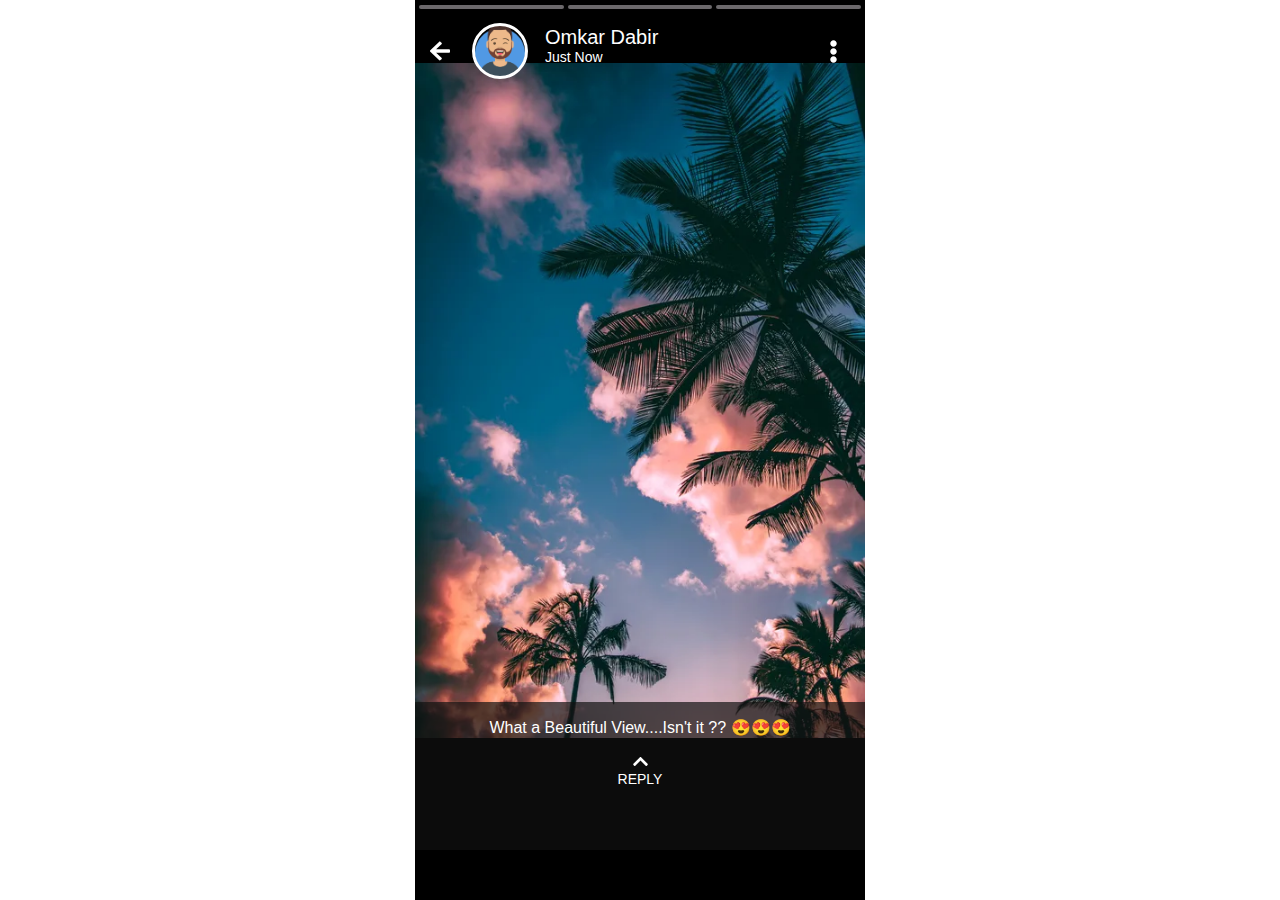
<file: Task-8/index.html>
<!DOCTYPE html>
<html lang="en">

    <head>
        <meta charset="UTF-8">
        <meta name="viewport" content="width=device-width, initial-scale=1.0">
        <title>YaarMe Stories</title>

        <link rel="stylesheet" href="style.css">
    </head>

    <body>



        <div class="left-part">
        </div>

        <main>


            <section class="firsst story">

                <div class="top-section">
                    <div class="loader">
                        <div class="bar">
                            <div class="  ">&nbsp</div>
                        </div>
                        <div class="bar">
                            <div>&nbsp</div>
                        </div>
                        <div class="bar">
                            <div>&nbsp</div>
                        </div>
                    </div>
                    <div class="top">
                        <img class="back" src="SVG/arrow-left-solid.svg" alt="">
                        <div class="profile-pic"></div>
                        <div class="info">
                            <div class="name">Omkar Dabir</div>
                            <div class="time">Just Now</div>
                        </div>
                        <img class="menu" src="SVG/ellipsis-h-solid.svg" alt="">
                    </div>
                </div>
                <div class="status">
                    <img class="content-img" src="img3.jpg" alt="">
                    <div class="bottom" style="margin-bottom: 50px;">
                        <p>What a Beautiful View....Isn't it ?? 😍😍😍</p>
                        <img class="reply-icon" src="SVG/chevron-up-solid.svg" alt="">

                        <span>Reply</span>
                    </div>
                </div>
                <div class="status">
                    <img class="content-img" src="img2.jpg" alt="">
                    <div class="bottom" style="margin-bottom: 50px;">
                        <p>My new Wallpaper ! 😎</p>
                        <img class="reply-icon" src="SVG/chevron-up-solid.svg" alt="">

                        <span>Reply</span>
                    </div>
                </div>
                <div class="status">
                    <img class="content-img" src="img1.jpg" alt="">
                    <div class="bottom" style="margin-bottom: 50px;">
                        <p>PUBG Rocks...🔥</p>

                        <img class="reply-icon" src="SVG/chevron-up-solid.svg" alt="">

                        <span>Reply</span>
                    </div>
                </div>
            </section>
            <section class="story">
                <div class="top-section">
                    <div class="loader">
                        <div class="bar">
                            <div class="  ">&nbsp</div>
                        </div>
                        <div class="bar">
                            <div>&nbsp</div>
                        </div>
                    </div>
                    <div class="top">
                        <img class="back" src="SVG/arrow-left-solid.svg" alt="">
                        <div class="profile-pic rohit"></div>
                        <div class="info">
                            <div class="name">Rohit Sharma</div>
                            <div class="time">Today, 07:38 PM</div>
                        </div>
                        <img class="menu" src="SVG/ellipsis-h-solid.svg" alt="">
                    </div>
                </div>
                <div class="status">
                    <img class="content-img" src="rohit.jpg" alt="">
                    <div class="bottom">
                        <p>Another beatiful innings!</p>
                        <img class="reply-icon" src="SVG/chevron-up-solid.svg" alt="">

                        <span>Reply</span>
                    </div>
                </div>
                <div class="status">
                    <img class="content-img" src="rohit2.jpg" alt="">
                    <div class="bottom">
                        <p></p>
                        <img class="reply-icon" src="SVG/chevron-up-solid.svg" alt="">

                        <span>Reply</span>
                    </div>
                </div>
            </section>
            <section class="story">
                <div class="top-section">
                    <div class="loader">
                        <div class="bar">
                            <div class="  ">&nbsp</div>
                        </div>
                        <div class="bar">
                            <div>&nbsp</div>
                        </div>
                    </div>
                    <div class="top">
                        <img class="back" src="SVG/arrow-left-solid.svg" alt="">
                        <div class="profile-pic alexandra"></div>
                        <div class="info">
                            <div class="name">Alexandra</div>
                            <div class="time">Today, 10:03 AM</div>
                        </div>
                        <img class="menu" src="SVG/ellipsis-h-solid.svg" alt="">
                    </div>
                </div>
                <div class="status">
                    <img class="content-img" src="alexandra.jpg" alt="">
                    <div class="bottom">
                        <p>Bored? Play chess ...</p>
                        <img class="reply-icon" src="SVG/chevron-up-solid.svg" alt="">

                        <span>Reply</span>
                    </div>
                </div>
                <div class="status">
                    <img class="content-img" src="chess.jpeg" alt="">
                    <div class="bottom">
                        <p></p>
                        <img class="reply-icon" src="SVG/chevron-up-solid.svg" alt="">

                        <span>Reply</span>
                    </div>
                </div>
            </section>
            <section class="story">
                <div class="top-section">
                    <div class="loader">
                        <div class="bar">
                            <div class="  ">&nbsp</div>
                        </div>
                    </div>
                    <div class="top">
                        <img class="back" src="SVG/arrow-left-solid.svg" alt="">
                        <div class="profile-pic samay "></div>
                        <div class="info">
                            <div class="name">Samay Raina</div>
                            <div class="time">Yesterday, 04:18 PM</div>
                        </div>
                        <img class="menu" src="SVG/ellipsis-h-solid.svg" alt="">
                    </div>
                </div>
                <div class="status">
                    <img class="content-img" src="samay.jpg" alt="">
                    <div class="bottom">
                        <p>Mai samay hoon...</p>
                        <img class="reply-icon" src="SVG/chevron-up-solid.svg" alt="">

                        <span>Reply</span>
                    </div>
                </div>
            </section>
            <section class="story">
                <div class="top-section">
                    <div class="loader">
                        <div class="bar">
                            <div class="  ">&nbsp</div>
                        </div>
                    </div>
                    <div class="top">
                        <img class="back" src="SVG/arrow-left-solid.svg" alt="">
                        <div class="profile-pic akash"></div>
                        <div class="info">
                            <div class="name">Akash Gupta</div>
                            <div class="time">Yesterday, 04:11 PM</div>
                        </div>
                        <img class="menu" src="SVG/ellipsis-h-solid.svg" alt="">
                    </div>
                </div>
                <div class="status">
                    <img class="content-img" src="akash.jpg" alt="">
                    <div class="bottom">
                        <p>I am back guys!</p>
                        <img class="reply-icon" src="SVG/chevron-up-solid.svg" alt="">

                        <span>Reply</span>
                    </div>
                </div>
            </section>

        </main>

        <div class="right-part"></div>



    </body>

    <script src="script.js"></script>

</html>
</file>
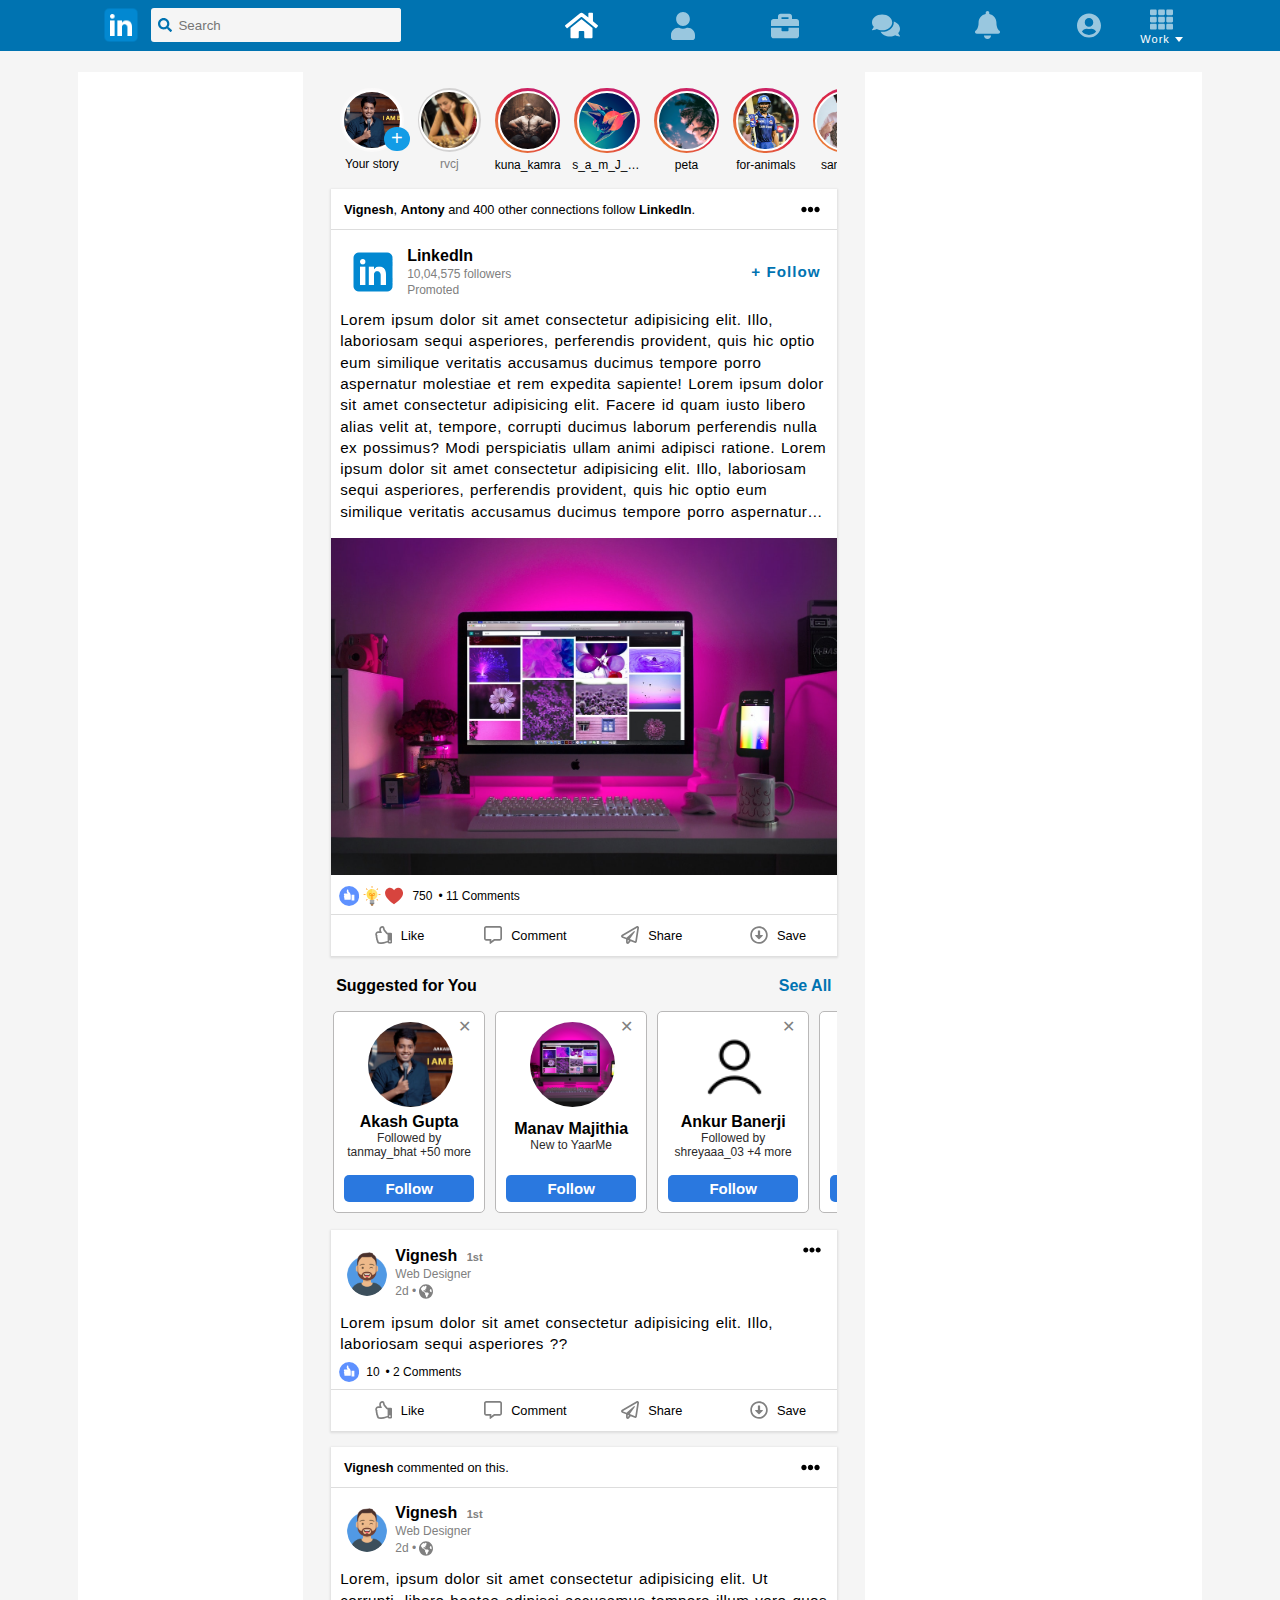
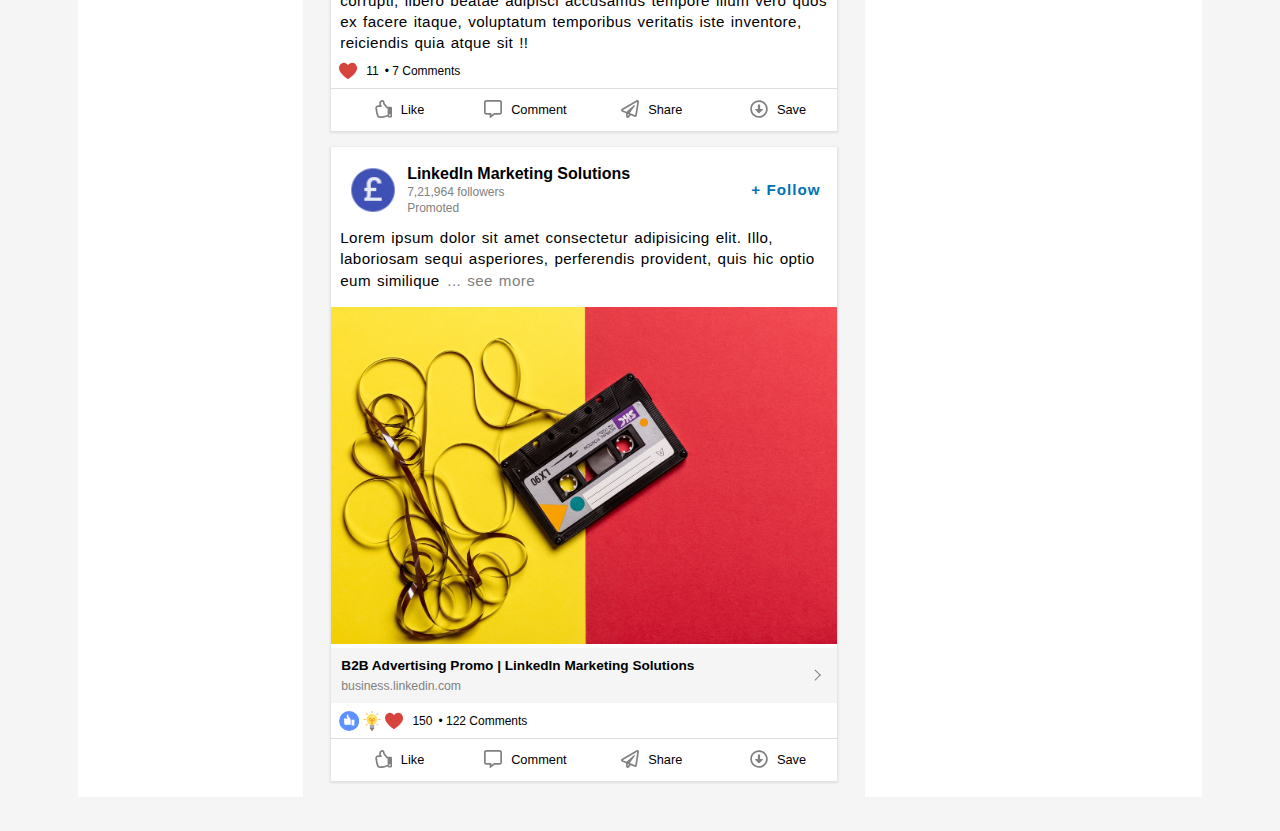
<file: Task-9/index.html>
<!DOCTYPE html>
<html lang="en">

    <head>
        <meta charset="UTF-8">
        <meta name="viewport" content="width=device-width, initial-scale=1.0">
        <title>Home | LinkedIn</title>
        <link rel="stylesheet" href="CSS/style.css">
        <!--icons-->
        <link rel="apple-touch-icon" sizes="57x57" href="https://yaarme.com/media/icons/apple-icon-57x57.png">
        <link rel="apple-touch-icon" sizes="60x60" href="https://yaarme.com/media/icons/apple-icon-60x60.png">
        <link rel="apple-touch-icon" sizes="72x72" href="https://yaarme.com/media/icons/apple-icon-72x72.png">
        <link rel="apple-touch-icon" sizes="76x76" href="https://yaarme.com/media/icons/apple-icon-76x76.png">
        <link rel="apple-touch-icon" sizes="114x114" href="https://yaarme.com/media/icons/apple-icon-114x114.png">
        <link rel="apple-touch-icon" sizes="120x120" href="https://yaarme.com/media/icons/apple-icon-120x120.png">
        <link rel="apple-touch-icon" sizes="144x144" href="https://yaarme.com/media/icons/apple-icon-144x144.png">
        <link rel="apple-touch-icon" sizes="152x152" href="https://yaarme.com/media/icons/apple-icon-152x152.png">
        <link rel="apple-touch-icon" sizes="180x180" href="https://yaarme.com/media/icons/apple-icon-180x180.png">
        <link rel="icon" type="image/png" sizes="192x192"
            href="https://yaarme.com/media/icons/android-icon-192x192.png">
        <link rel="icon" type="image/png" sizes="32x32" href="https://yaarme.com/media/icons/favicon-32x32.png">
        <link rel="icon" type="image/png" sizes="96x96" href="https://yaarme.com/media/icons/favicon-96x96.png">
        <link rel="icon" type="image/png" sizes="16x16" href="https://yaarme.com/media/icons/favicon-16x16.png">
        <link rel="manifest" href="https://yaarme.com/media/icons/manifest.json">
        <meta name="msapplication-TileColor" content="#0073b1">
        <meta name="msapplication-TileImage" content="https://yaarme.com/media/icons/ms-icon-144x144.png">
        <meta name="theme-color" content="#0073b1">
    </head>

    <body id="body">
        <div class="sidebar">
            <div class="profile-img-sidebar"> <img class="avatar" src="CSS/Images/avatar.png" alt=""> <img class="moon"
                    src="SVG/moon-solid.svg" alt="">
                <p> Omkar Dabir <br> +91 750 760 1084 </p> <img class="down expand-add-acc"
                    src="SVG/chevron-down-solid.svg" alt="">
                <!-- <i class="fas fa-chevron-down arrow expand-add-acc"></i> -->
            </div>
            <div class="all-uls">
                <ul class="add-account">
                    <li class=""> <a href="#"> <img src="SVG/plus-solid.svg" alt=""> <span>Add Account</span> </a> </li>
                </ul>
                <hr class="hidden-hr-add-acc">
                <ul>
                    <li class=""> <a href="#"> <img src="SVG/user-friends-solid.svg" alt=""> <span>New Group</span> </a>
                    </li>
                    <li class=""> <a href="#"> <img src="SVG/lock-solid.svg" alt=""> <span>New Secret Chat</span> </a>
                    </li>
                    <li class=""> <a href="#"> <img src="SVG/bullhorn-solid.svg" alt=""> <span>New Channel</span> </a>
                    </li>
                    <li class=""> <a href="#"> <img src="SVG/user-solid.svg" alt=""> <span>Contacts</span> </a> </li>
                    <li class=""> <a href="#"> <img src="SVG/phone-volume-solid.svg" alt=""> <span>Calls</span> </a>
                    </li>
                    <li class=""> <a href="#"> <img src="SVG/bookmark-solid.svg" alt=""> <span>Saved messages</span>
                        </a> </li>
                    <li class=""> <a href="#"> <img src="SVG/cog-solid.svg" alt=""> <span>Settings</span> </a> </li>
                </ul>
                <hr>
                <ul>
                    <li class=""> <a href="#"> <img src="SVG/user-plus-solid.svg" alt=""> <span>Invite Friends</span>
                        </a> </li>
                    <li class=""> <a href="#"> <img src="SVG/question-circle-solid.svg" alt=""> <span>Telegram
                                FAQ</span> </a> </li>
                </ul>
            </div>
        </div>
        <div class="main-navbar-wrap">
            <div class="main-navbar"> <span class="icon"></span>
                <div class="input-wrap"> <span class="icon search-icon"></span> <input type="text" placeholder="Search"
                        class="search-bar" for="search"> </div>
                <ul class="nav-icons"> <span class="icon home-icon active" title="Home"></span> <span
                        class="icon user-icon" title="My Network"></span> <span class="icon suit-icon"
                        title="Jobs"></span> <span class="icon chat-icon" title="Messaging"></span> <span
                        class="icon notify-icon" title="Notifications"></span> <span class="icon me-icon"></span>
                    <div class="work-icon"> <span class="icon work"></span> <span class="work-cont">Work</span> </div>
                </ul>
            </div>
        </div>
        <div class="container-wrap">
            <div class="container">
                <div class="left-bar"></div>
                <div class="main-content">


                    <div class="stories-wrap card2">
                        <div class="stories">
                            <div class="story-wrap">
                                <div class="story my">
                                    <div class="story-pic my rakmo"></div>
                                </div>
                                <div class="story-name">
                                    <p>Your story</p>
                                </div>
                            </div>
                            <div class="story-wrap">
                                <div class="story seen">
                                    <div class="story-pic one"></div>
                                </div>
                                <div class="story-name seen">
                                    <p>
                                        rvcj
                                    </p>
                                </div>
                            </div>
                            <div class="story-wrap">
                                <div class="story">
                                    <div class="story-pic two"></div>
                                </div>
                                <div class="story-name">
                                    <p>
                                        kuna_kamra
                                    </p>
                                </div>
                            </div>
                            <div class="story-wrap">
                                <div class="story">
                                    <div class="story-pic three"></div>
                                </div>
                                <div class="story-name">
                                    <p>
                                        s_a_m_J_a_i_n
                                    </p>
                                </div>
                            </div>
                            <div class="story-wrap">
                                <div class="story">
                                    <div class="story-pic four"></div>
                                </div>
                                <div class="story-name">
                                    <p>
                                        peta
                                    </p>
                                </div>
                            </div>
                            <div class="story-wrap">
                                <div class="story">
                                    <div class="story-pic five"></div>
                                </div>
                                <div class="story-name">
                                    <p>
                                        for-animals
                                    </p>
                                </div>
                            </div>
                            <div class="story-wrap">
                                <div class="story">
                                    <div class="story-pic six"></div>
                                </div>
                                <div class="story-name">
                                    <p>
                                        samsung
                                    </p>
                                </div>
                            </div>
                            <div class="story-wrap">
                                <div class="story">
                                    <div class="story-pic seven"></div>
                                </div>
                                <div class="story-name">
                                    <p>
                                        AIB
                                    </p>
                                </div>
                            </div>

                        </div>
                    </div>

                    <div class="touch-swipe">
                        <div class="card">
                            <div class="card-header">
                                <div> <b>Vignesh</b>, <b>Antony</b> and 400 other connections follow <b>LinkedIn</b>.
                                </div>
                                <span class="icon more-icon"></span>
                            </div>
                            <div class="card-main">
                                <div class="follow-conn"> <img src="CSS/Images/main-icon.png" class="follow-icon">
                                    <div class="conn-name"> <span><b>LinkedIn</b></span> <span>10,04,575
                                            followers</span>
                                        <span>Promoted</span> </div> <button class="follow">+&nbsp;Follow</button>
                                </div>
                                <p class="content select_text"> Lorem ipsum dolor sit amet consectetur adipisicing elit.
                                    Illo, laboriosam sequi asperiores, perferendis provident, quis hic optio eum
                                    similique
                                    veritatis accusamus ducimus tempore porro aspernatur molestiae et rem expedita
                                    sapiente!
                                    Lorem ipsum dolor sit amet consectetur adipisicing elit. Facere id quam iusto libero
                                    alias velit at, tempore, corrupti ducimus laborum perferendis nulla ex possimus?
                                    Modi
                                    perspiciatis ullam animi adipisci ratione. Lorem ipsum dolor sit amet consectetur
                                    adipisicing elit. Illo, laboriosam sequi asperiores, perferendis provident, quis hic
                                    optio eum similique veritatis accusamus ducimus tempore porro aspernatur molestiae
                                    et
                                    rem expedita sapiente! Lorem ipsum dolor sit amet consectetur adipisicing elit.
                                    Facere
                                    id quam iusto libero alias velit at, tempore, corrupti ducimus laborum perferendis
                                    nulla
                                    ex possimus? Modi perspiciatis ullam animi adipisci ratione. </p> <img
                                    src="CSS/Images/computer.jpg" class="card-image">
                                <div class="vote-section"> <span class="icon like-icon"></span> <span
                                        class="icon info-icon"></span> <span class="icon love-icon"></span> <span
                                        class="votes">750</span> <span> <span class="dot">•</span> 11 Comments</span>
                                </div>
                                <div class="share-section">
                                    <div class="icon-wrap"> <span class="icon like-i"></span> <span>Like</span> </div>
                                    <div class="icon-wrap"> <span class="icon comment-icon"></span> <span>Comment</span>
                                    </div>
                                    <div class="icon-wrap"> <span class="icon share-icon"></span> <span>Share</span>
                                    </div>
                                    <div class="icon-wrap"> <span class="icon send-icon"></span> <span>Save</span>
                                    </div>
                                </div>
                            </div>
                        </div>
                    </div>

                    <div class="sugg-title">
                        <h4 class="sugg-for">Suggested for You</h4>
                        <h4 class="see-all">See All</h4>
                    </div>
                    <div class="stories-wrap card2">



                        <div class="stories">

                            <div class="sugg-wrap">
                                <div class="sugg my">
                                    <img src="CSS/Images/story/akash.jpg" alt="">
                                    <span class="close-sugg">&#10005;</span>

                                </div>
                                <div class="sugg-name">
                                    <h2>Akash Gupta</h2>
                                    <p>Followed by tanmay_bhat +50 more</p>
                                </div>
                                <button>Follow</button>
                            </div>
                            <div class="sugg-wrap">
                                <div class="sugg my">
                                    <img src="CSS/Images/computer.jpg" alt="">
                                    <span class="close-sugg">&#10005;</span>

                                </div>
                                <div class="sugg-name">
                                    <h2>Manav Majithia</h2>
                                    <p>New to YaarMe</p>
                                </div>
                                <button>Follow</button>
                            </div>
                            <div class="sugg-wrap">
                                <div class="sugg my">
                                    <img src="CSS/Images/user-menu.png" alt="">
                                    <span class="close-sugg">&#10005;</span>
                                </div>
                                <div class="sugg-name">
                                    <h2>Ankur Banerji</h2>
                                    <p>Followed by shreyaaa_03 +4 more</p>
                                </div>
                                <button>Follow</button>
                            </div>
                            <div class="sugg-wrap">
                                <div class="sugg my">
                                    <img src="CSS/Images/story/samay.jpg" alt="">
                                    <span class="close-sugg">&#10005;</span>
                                </div>
                                <div class="sugg-name">
                                    <h2>samay</h2>
                                    <p>Follows you</p>
                                </div>
                                <button>Follow</button>
                            </div>
                            <div class="sugg-wrap">
                                <div class="sugg my">
                                    <img src="CSS/Images/story/alexandra.jpg" alt="">
                                    <span class="close-sugg">&#10005;</span>
                                </div>
                                <div class="sugg-name">
                                    <h2>Alexandra Botez</h2>
                                    <p>Followed by samay +414 more</p>
                                </div>
                                <button>Follow</button>
                            </div>
                        </div>
                    </div>
                    <div class="touch-swipe2">

                        <div class="card">
                            <div class="follow-conn"> <img src="CSS/Images/avatar.png" class="follow-icon users">
                                <div class="conn-name"> <span> <b>Vignesh <small> 1st</small></b> </span> <span>Web
                                        Designer</span> <span> <span>2d • </span> <span class="icon globe-icon"></span>
                                    </span> </div> <span class="icon more-icon top-corner"></span>
                            </div>
                            <p class="content select_text"> Lorem ipsum dolor sit amet consectetur adipisicing elit.
                                Illo,
                                laboriosam sequi asperiores ?? </p>
                            <div class="vote-section"> <span class="icon like-icon"></span> <span
                                    class="votes">10</span>
                                <span> <span class="dot">•</span> 2 Comments</span> </div>
                            <div class="share-section">
                                <div class="icon-wrap"> <span class="icon like-i"></span> <span>Like</span> </div>
                                <div class="icon-wrap"> <span class="icon comment-icon"></span> <span>Comment</span>
                                </div>
                                <div class="icon-wrap"> <span class="icon share-icon"></span> <span>Share</span> </div>
                                <div class="icon-wrap"> <span class="icon send-icon"></span> <span>Save</span> </div>
                            </div>
                        </div>
                        <div class="card">
                            <div class="card-header">
                                <div> <b>Vignesh</b> commented on this. </div> <span class="icon more-icon"></span>
                            </div>
                            <div class="follow-conn"> <img src="CSS/Images/avatar.png" class="follow-icon users">
                                <div class="conn-name"> <span> <b>Vignesh <small> 1st</small></b> </span> <span>Web
                                        Designer</span> <span> <span>2d • </span> <span class="icon globe-icon"></span>
                                    </span> </div>
                            </div>
                            <p class="content select_text"> Lorem, ipsum dolor sit amet consectetur adipisicing elit. Ut
                                corrupti, libero beatae adipisci accusamus tempore illum vero quos ex facere itaque,
                                voluptatum temporibus veritatis iste inventore, reiciendis quia atque sit !! </p>
                            <div class="vote-section"> <span class="icon love-icon"></span> <span
                                    class="votes">11</span>
                                <span> <span class="dot">•</span> 7 Comments</span> </div>
                            <div class="share-section">
                                <div class="icon-wrap"> <span class="icon like-i"></span> <span>Like</span> </div>
                                <div class="icon-wrap"> <span class="icon comment-icon"></span> <span>Comment</span>
                                </div>
                                <div class="icon-wrap"> <span class="icon share-icon"></span> <span>Share</span> </div>
                                <div class="icon-wrap"> <span class="icon send-icon"></span> <span>Save</span> </div>
                            </div>
                        </div>
                        <div class="card">
                            <div class="card-main">
                                <div class="follow-conn"> <img src="CSS/Images/market.png" class="follow-icon">
                                    <div class="conn-name"> <span><b>LinkedIn Marketing Solutions</b></span>
                                        <span>7,21,964
                                            followers</span> <span>Promoted</span> </div> <button
                                        class="follow">+&nbsp;Follow</button>
                                </div>
                                <p class="content select_text"> Lorem ipsum dolor sit amet consectetur adipisicing elit.
                                    Illo, laboriosam sequi asperiores, perferendis provident, quis hic optio eum
                                    similique<span class="more" style="display: none;">veritatis accusamus ducimus
                                        tempore
                                        porro aspernatur molestiae et rem expedita sapiente! Lorem ipsum dolor sit amet
                                        consectetur adipisicing elit. Facere id quam iusto libero alias velit at,
                                        tempore,
                                        corrupti ducimus laborum perferendis nulla ex possimus? Modi perspiciatis ullam
                                        animi adipisci ratione.</span><span class="see-more">... see more</span> </p>
                                <img src="CSS/Images/sample1.jpg" class="card-image"> <a href="" class="website-link">
                                    <div class="web-content"> <b>B2B Advertising Promo | LinkedIn Marketing
                                            Solutions</b>
                                        <span>business.linkedin.com</span> </div> <span class="view-arrow"></span>
                                </a>
                                <div class="vote-section"> <span class="icon like-icon"></span> <span
                                        class="icon info-icon"></span> <span class="icon love-icon"></span> <span
                                        class="votes">150</span> <span> <span class="dot">•</span> 122 Comments</span>
                                </div>
                                <div class="share-section">
                                    <div class="icon-wrap"> <span class="icon like-i"></span> <span>Like</span> </div>
                                    <div class="icon-wrap"> <span class="icon comment-icon"></span> <span>Comment</span>
                                    </div>
                                    <div class="icon-wrap"> <span class="icon share-icon"></span> <span>Share</span>
                                    </div>
                                    <div class="icon-wrap"> <span class="icon send-icon"></span> <span>Save</span>
                                    </div>
                                </div>
                            </div>
                        </div>
                    </div>
                </div>
                <div class="right-bar"></div>
            </div><br>
        </div>
        <div class="mobile-header"> <span class="icon me-icon"></span>
            <div class="input-wrap"> <span class="icon search-icon"></span> <input type="text" placeholder="Search"
                    class="search-bar"> <span class="icon qrcode-icon"></span> </div> <span
                class="icon chat-icon"></span>
        </div>
        <div class="mobile-nav-bar">
            <ul class="nav-icons"> <span class="icon home-icon active-icon" title="Home"></span> <span
                    class="icon user-icon" title="My Network"></span> <span class="icon add-icon"
                    title="Add Post"></span> <span class="icon suit-icon" title="Jobs"></span> <span
                    class="icon notify-icon" title="Notifications"></span> </ul>
        </div>
        <script src="JS/main.js?v=1"></script>
    </body>

</html>
</file>
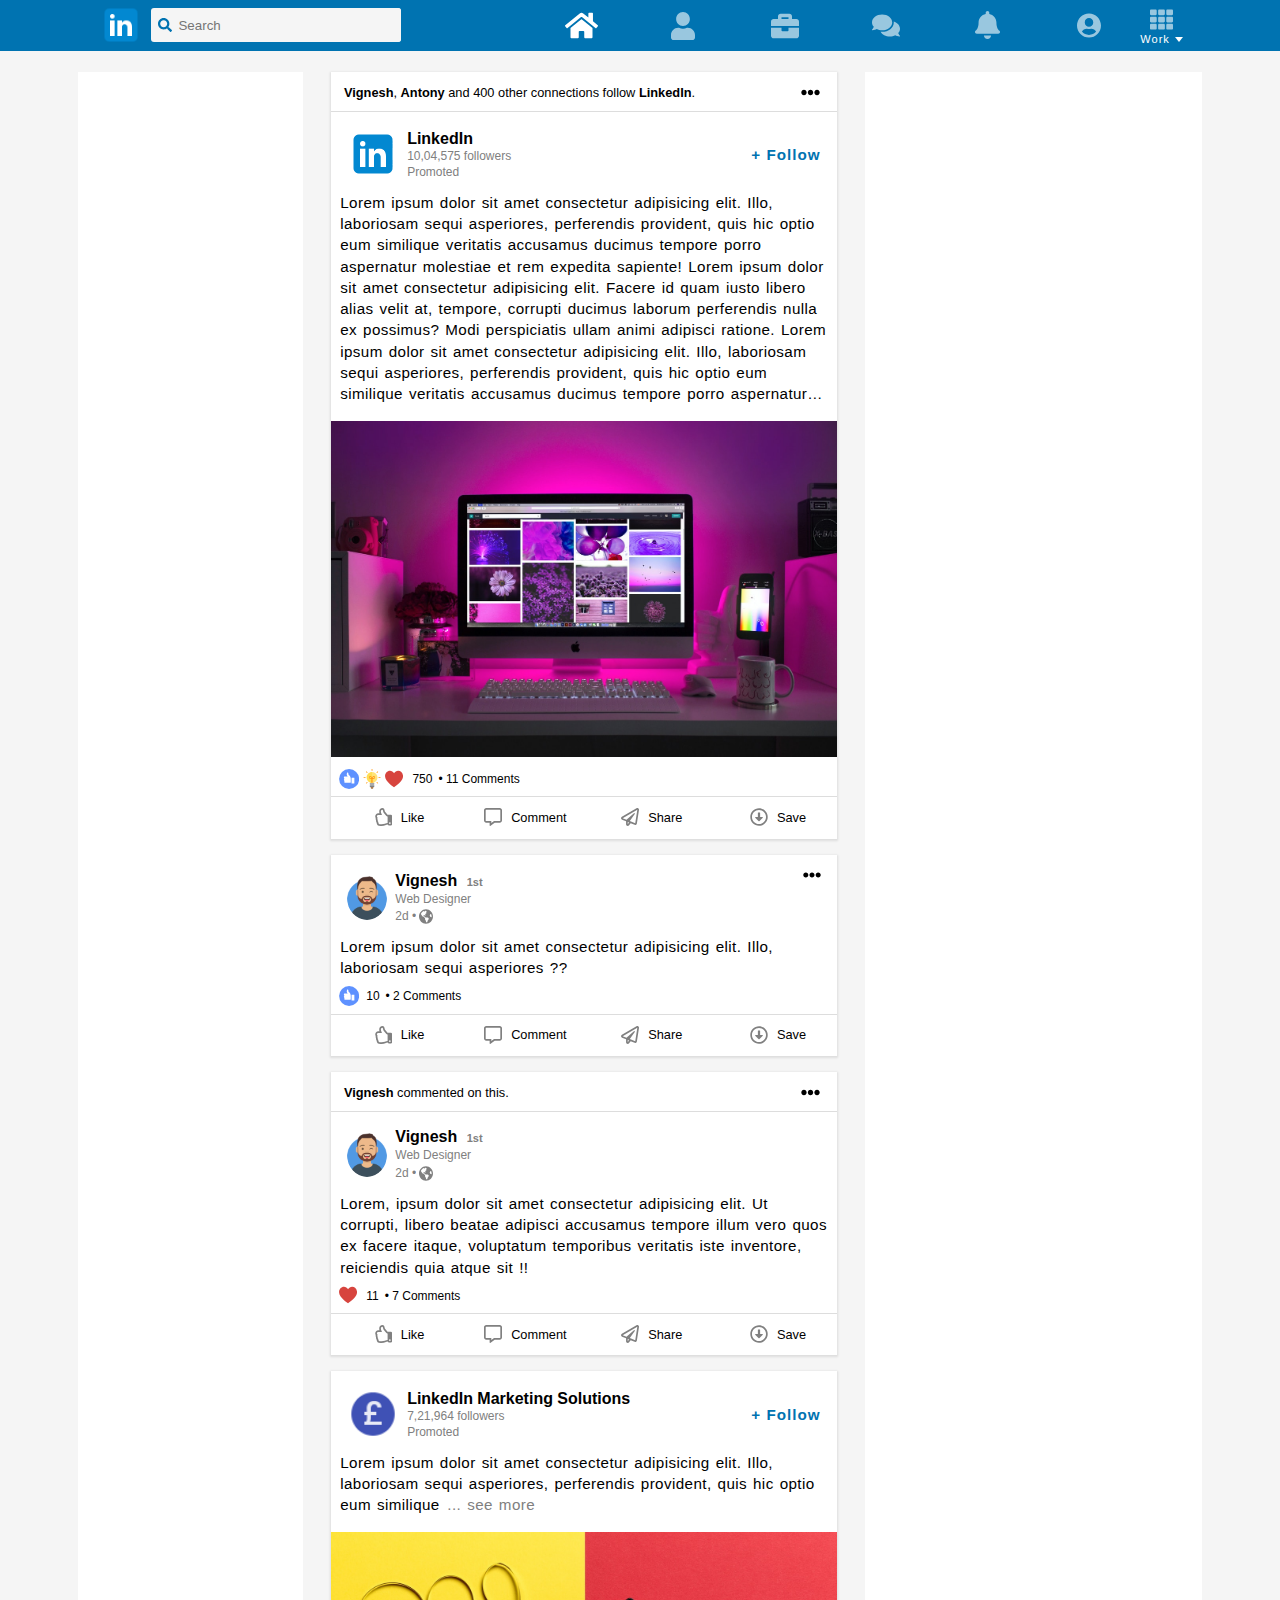
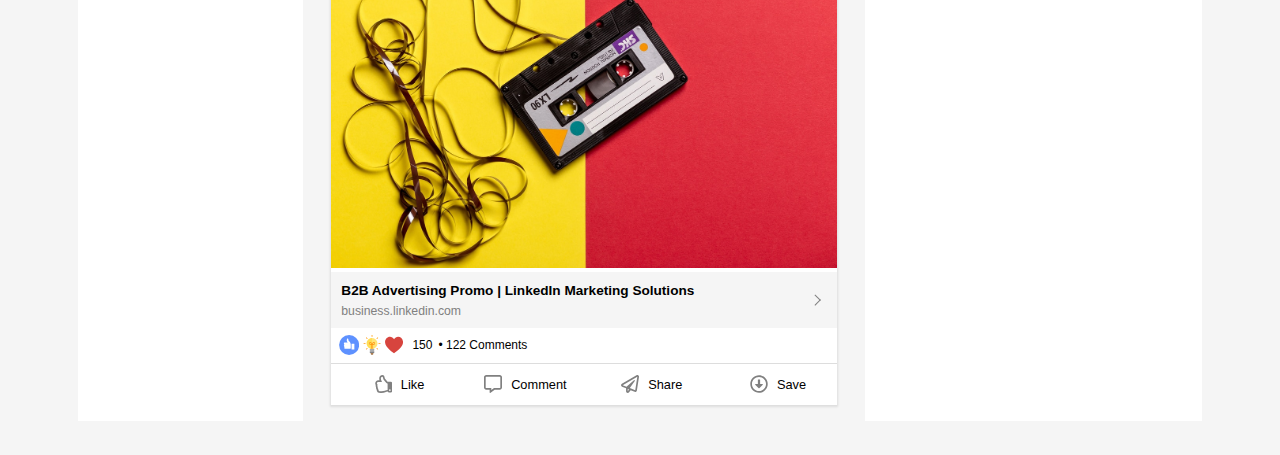
<file: Template/index.html>
<!DOCTYPE html>
<html lang="en">

<head>
    <meta charset="UTF-8">
    <meta name="viewport" content="width=device-width, initial-scale=1.0">
    <title>Home | LinkedIn</title>
    <link rel="stylesheet" href="CSS/style.css">
    <!--icons-->
    <link rel="apple-touch-icon" sizes="57x57" href="https://yaarme.com/media/icons/apple-icon-57x57.png">
    <link rel="apple-touch-icon" sizes="60x60" href="https://yaarme.com/media/icons/apple-icon-60x60.png">
    <link rel="apple-touch-icon" sizes="72x72" href="https://yaarme.com/media/icons/apple-icon-72x72.png">
    <link rel="apple-touch-icon" sizes="76x76" href="https://yaarme.com/media/icons/apple-icon-76x76.png">
    <link rel="apple-touch-icon" sizes="114x114" href="https://yaarme.com/media/icons/apple-icon-114x114.png">
    <link rel="apple-touch-icon" sizes="120x120" href="https://yaarme.com/media/icons/apple-icon-120x120.png">
    <link rel="apple-touch-icon" sizes="144x144" href="https://yaarme.com/media/icons/apple-icon-144x144.png">
    <link rel="apple-touch-icon" sizes="152x152" href="https://yaarme.com/media/icons/apple-icon-152x152.png">
    <link rel="apple-touch-icon" sizes="180x180" href="https://yaarme.com/media/icons/apple-icon-180x180.png">
    <link rel="icon" type="image/png" sizes="192x192" href="https://yaarme.com/media/icons/android-icon-192x192.png">
    <link rel="icon" type="image/png" sizes="32x32" href="https://yaarme.com/media/icons/favicon-32x32.png">
    <link rel="icon" type="image/png" sizes="96x96" href="https://yaarme.com/media/icons/favicon-96x96.png">
    <link rel="icon" type="image/png" sizes="16x16" href="https://yaarme.com/media/icons/favicon-16x16.png">
    <link rel="manifest" href="https://yaarme.com/media/icons/manifest.json">
    <meta name="msapplication-TileColor" content="#0073b1">
    <meta name="msapplication-TileImage" content="https://yaarme.com/media/icons/ms-icon-144x144.png">
    <meta name="theme-color" content="#0073b1">
</head>

<body id="body">
    <div class="sidebar">
        <div class="profile-img-sidebar"> <img class="avatar" src="CSS/Images/avatar.png" alt=""> <img class="moon" src="SVG/moon-solid.svg" alt="">
            <p> Omkar Dabir <br> +91 750 760 1084 </p> <img class="down expand-add-acc" src="SVG/chevron-down-solid.svg" alt=""> <!-- <i class="fas fa-chevron-down arrow expand-add-acc"></i> -->
        </div>
        <div class="all-uls">
            <ul class="add-account">
                <li class=""> <a href="#"> <img src="SVG/plus-solid.svg" alt=""> <span>Add Account</span> </a> </li>
            </ul>
            <hr class="hidden-hr-add-acc">
            <ul>
                <li class=""> <a href="#"> <img src="SVG/user-friends-solid.svg" alt=""> <span>New Group</span> </a> </li>
                <li class=""> <a href="#"> <img src="SVG/lock-solid.svg" alt=""> <span>New Secret Chat</span> </a> </li>
                <li class=""> <a href="#"> <img src="SVG/bullhorn-solid.svg" alt=""> <span>New Channel</span> </a> </li>
                <li class=""> <a href="#"> <img src="SVG/user-solid.svg" alt=""> <span>Contacts</span> </a> </li>
                <li class=""> <a href="#"> <img src="SVG/phone-volume-solid.svg" alt=""> <span>Calls</span> </a> </li>
                <li class=""> <a href="#"> <img src="SVG/bookmark-solid.svg" alt=""> <span>Saved messages</span> </a> </li>
                <li class=""> <a href="#"> <img src="SVG/cog-solid.svg" alt=""> <span>Settings</span> </a> </li>
            </ul>
            <hr>
            <ul>
                <li class=""> <a href="#"> <img src="SVG/user-plus-solid.svg" alt=""> <span>Invite Friends</span> </a> </li>
                <li class=""> <a href="#"> <img src="SVG/question-circle-solid.svg" alt=""> <span>Telegram FAQ</span> </a> </li>
            </ul>
        </div>
    </div>
    <div class="main-navbar-wrap">
        <div class="main-navbar"> <span class="icon"></span>
            <div class="input-wrap"> <span class="icon search-icon"></span> <input type="text" placeholder="Search" class="search-bar" for="search"> </div>
            <ul class="nav-icons"> <span class="icon home-icon active" title="Home"></span> <span class="icon user-icon" title="My Network"></span> <span class="icon suit-icon" title="Jobs"></span> <span class="icon chat-icon" title="Messaging"></span> <span class="icon notify-icon" title="Notifications"></span> <span class="icon me-icon"></span>
                <div class="work-icon"> <span class="icon work"></span> <span class="work-cont">Work</span> </div>
            </ul>
        </div>
    </div>
    <div class="container-wrap">
        <div class="container">
            <div class="left-bar"></div>
            <div class="main-content">
                <div class="card">
                    <div class="card-header">
                        <div> <b>Vignesh</b>, <b>Antony</b> and 400 other connections follow <b>LinkedIn</b>. </div> <span class="icon more-icon"></span>
                    </div>
                    <div class="card-main">
                        <div class="follow-conn"> <img src="CSS/Images/main-icon.png" class="follow-icon">
                            <div class="conn-name"> <span><b>LinkedIn</b></span> <span>10,04,575 followers</span> <span>Promoted</span> </div> <button class="follow">+&nbsp;Follow</button>
                        </div>
                        <p class="content select_text"> Lorem ipsum dolor sit amet consectetur adipisicing elit. Illo, laboriosam sequi asperiores, perferendis provident, quis hic optio eum similique veritatis accusamus ducimus tempore porro aspernatur molestiae et rem expedita sapiente! Lorem ipsum dolor sit amet consectetur adipisicing elit. Facere id quam iusto libero alias velit at, tempore, corrupti ducimus laborum perferendis nulla ex possimus? Modi perspiciatis ullam animi adipisci ratione. Lorem ipsum dolor sit amet consectetur adipisicing elit. Illo, laboriosam sequi asperiores, perferendis provident, quis hic optio eum similique veritatis accusamus ducimus tempore porro aspernatur molestiae et rem expedita sapiente! Lorem ipsum dolor sit amet consectetur adipisicing elit. Facere id quam iusto libero alias velit at, tempore, corrupti ducimus laborum perferendis nulla ex possimus? Modi perspiciatis ullam animi adipisci ratione. </p> <img src="CSS/Images/computer.jpg" class="card-image">
                        <div class="vote-section"> <span class="icon like-icon"></span> <span class="icon info-icon"></span> <span class="icon love-icon"></span> <span class="votes">750</span> <span> <span class="dot">•</span> 11 Comments</span> </div>
                        <div class="share-section">
                            <div class="icon-wrap"> <span class="icon like-i"></span> <span>Like</span> </div>
                            <div class="icon-wrap"> <span class="icon comment-icon"></span> <span>Comment</span> </div>
                            <div class="icon-wrap"> <span class="icon share-icon"></span> <span>Share</span> </div>
                            <div class="icon-wrap"> <span class="icon send-icon"></span> <span>Save</span> </div>
                        </div>
                    </div>
                </div>
                <div class="card">
                    <div class="follow-conn"> <img src="CSS/Images/avatar.png" class="follow-icon users">
                        <div class="conn-name"> <span> <b>Vignesh <small> 1st</small></b> </span> <span>Web Designer</span> <span> <span>2d • </span> <span class="icon globe-icon"></span> </span> </div> <span class="icon more-icon top-corner"></span>
                    </div>
                    <p class="content select_text"> Lorem ipsum dolor sit amet consectetur adipisicing elit. Illo, laboriosam sequi asperiores ?? </p>
                    <div class="vote-section"> <span class="icon like-icon"></span> <span class="votes">10</span> <span> <span class="dot">•</span> 2 Comments</span> </div>
                    <div class="share-section">
                        <div class="icon-wrap"> <span class="icon like-i"></span> <span>Like</span> </div>
                        <div class="icon-wrap"> <span class="icon comment-icon"></span> <span>Comment</span> </div>
                        <div class="icon-wrap"> <span class="icon share-icon"></span> <span>Share</span> </div>
                        <div class="icon-wrap"> <span class="icon send-icon"></span> <span>Save</span> </div>
                    </div>
                </div>
                <div class="card">
                    <div class="card-header">
                        <div> <b>Vignesh</b> commented on this. </div> <span class="icon more-icon"></span>
                    </div>
                    <div class="follow-conn"> <img src="CSS/Images/avatar.png" class="follow-icon users">
                        <div class="conn-name"> <span> <b>Vignesh <small> 1st</small></b> </span> <span>Web Designer</span> <span> <span>2d • </span> <span class="icon globe-icon"></span> </span> </div>
                    </div>
                    <p class="content select_text"> Lorem, ipsum dolor sit amet consectetur adipisicing elit. Ut corrupti, libero beatae adipisci accusamus tempore illum vero quos ex facere itaque, voluptatum temporibus veritatis iste inventore, reiciendis quia atque sit !! </p>
                    <div class="vote-section"> <span class="icon love-icon"></span> <span class="votes">11</span> <span> <span class="dot">•</span> 7 Comments</span> </div>
                    <div class="share-section">
                        <div class="icon-wrap"> <span class="icon like-i"></span> <span>Like</span> </div>
                        <div class="icon-wrap"> <span class="icon comment-icon"></span> <span>Comment</span> </div>
                        <div class="icon-wrap"> <span class="icon share-icon"></span> <span>Share</span> </div>
                        <div class="icon-wrap"> <span class="icon send-icon"></span> <span>Save</span> </div>
                    </div>
                </div>
                <div class="card">
                    <div class="card-main">
                        <div class="follow-conn"> <img src="CSS/Images/market.png" class="follow-icon">
                            <div class="conn-name"> <span><b>LinkedIn Marketing Solutions</b></span> <span>7,21,964 followers</span> <span>Promoted</span> </div> <button class="follow">+&nbsp;Follow</button>
                        </div>
                        <p class="content select_text"> Lorem ipsum dolor sit amet consectetur adipisicing elit. Illo, laboriosam sequi asperiores, perferendis provident, quis hic optio eum similique<span class="more" style="display: none;">veritatis accusamus ducimus tempore porro aspernatur molestiae et rem expedita sapiente! Lorem ipsum dolor sit amet consectetur adipisicing elit. Facere id quam iusto libero alias velit at, tempore, corrupti ducimus laborum perferendis nulla ex possimus? Modi perspiciatis ullam animi adipisci ratione.</span><span class="see-more">... see more</span> </p> <img src="CSS/Images/sample1.jpg" class="card-image"> <a href="" class="website-link">
                            <div class="web-content"> <b>B2B Advertising Promo | LinkedIn Marketing Solutions</b> <span>business.linkedin.com</span> </div> <span class="view-arrow"></span>
                        </a>
                        <div class="vote-section"> <span class="icon like-icon"></span> <span class="icon info-icon"></span> <span class="icon love-icon"></span> <span class="votes">150</span> <span> <span class="dot">•</span> 122 Comments</span> </div>
                        <div class="share-section">
                            <div class="icon-wrap"> <span class="icon like-i"></span> <span>Like</span> </div>
                            <div class="icon-wrap"> <span class="icon comment-icon"></span> <span>Comment</span> </div>
                            <div class="icon-wrap"> <span class="icon share-icon"></span> <span>Share</span> </div>
                            <div class="icon-wrap"> <span class="icon send-icon"></span> <span>Save</span> </div>
                        </div>
                    </div>
                </div>
            </div>
            <div class="right-bar"></div>
        </div><br>
    </div>
    <div class="mobile-header"> <span class="icon me-icon"></span>
        <div class="input-wrap"> <span class="icon search-icon"></span> <input type="text" placeholder="Search" class="search-bar"> <span class="icon qrcode-icon"></span> </div> <span class="icon chat-icon"></span>
    </div>
    <div class="mobile-nav-bar">
        <ul class="nav-icons"> <span class="icon home-icon active-icon" title="Home"></span> <span class="icon user-icon" title="My Network"></span> <span class="icon add-icon" title="Add Post"></span> <span class="icon suit-icon" title="Jobs"></span> <span class="icon notify-icon" title="Notifications"></span> </ul>
    </div>
    <script src="JS/main.js?v=1"></script>
</body>

</html>
</file>
<file: CSS/style.css>
@font-face{
    src: url("../Lato/Lato-Regular.ttf");
    font-family: myFont;
}
@font-face{
    src: url("../Lato/Lato-Bold.ttf");
    font-family: myFont;
    font-weight: bold;
}

.main-navbar-wrap,
.container-wrap,
.mobile-header,
.mobile-nav-bar,
.main-navbar-wrap *,
.container-wrap *,
.mobile-header *,
.mobile-nav-bar *{

    padding: 0;
    margin: 0;

}


*{
   
    outline: none;
    box-sizing: border-box;
    text-decoration: none;
    font-family: myFont;
}
body{
    background-color: whitesmoke;
}
.main-navbar-wrap{
    background-color: #283e4a;
    font-size: 1.15em;
    position: fixed;
    top: 00;
    left: 0;
    width: 100%;
    z-index: 3;
}
.main-navbar{
    width: 75%;
    margin: auto;
    display: flex;
    justify-content: space-between;
    align-items: center;
}
.icon{
    width: 2.75em;
    height: 2.75em;
    background-size: 2.4em;
    background-position: center;
    background-repeat: no-repeat;
    background-image: url("Images/main-icon.png");
    cursor: pointer;
    display: block;
}
.input-wrap{
    display: flex;
    justify-content: space-between;
    align-items: center;
    border-radius: 3px;
    background-color: whitesmoke;
    margin-left: 0.25em;
    width: 23%;
    margin-right: auto;
}
.search-bar{
    padding: 0.7em;
    padding-left: 0em;
    border: none;
    border-radius: 3px;
    background-color: whitesmoke;
    width: 90%;
}
.search-icon{
    width: 1.5em;
    height: 1.5em;
    background-image: url("../SVG/search-solid.svg");
    background-size: 0.75em;
}
.nav-icons{
    display: flex;
    justify-content: space-evenly;
    align-items: center;
    width: 60%;
}
.nav-icons .icon{
    opacity: 0.85;
    border-top: 2px solid transparent;
    border-bottom: 2px solid transparent;
}
.nav-icons .icon:hover{
    opacity: 1;
}
.home-icon{
    background-image: url("../SVG/home-solid.svg");
    filter: invert(1);
    background-size: 1.5em;
    /* filter: invert(1); */
}
.user-icon{
    background-image: url("../SVG/user-solid.svg");
    filter: invert(1);
    background-size: 1.1em;
}
.suit-icon{
    background-image: url("../SVG/briefcase-solid.svg");
    filter: invert(1);
    background-size: 1.4em;
}
.chat-icon{
    background-image: url("../SVG/comments-solid.svg");
    filter: invert(1);
    background-size: 1.5em;
}
.notify-icon{
    background-image: url("../SVG/bell-solid.svg");
    filter: invert(1);
    background-size: 1.1em;
}
.me-icon{
    background-image: url("../SVG/user-circle-solid.svg");
    filter: invert(1);
    background-size: 1.3em;
}
.menu-icon{
    background-image: url("../SVG/bars-solid.svg");
    background-size: 1.1em;
    filter: invert(1);
}
.add-icon{
    background-image: url("../SVG/plus-solid.svg");
    background-size: 1.25em;
}
.active{
    border-bottom-color: black !important;
    opacity: 1 !important;
}
.active-icon{
    border-top-color: #0073b1 !important;
    opacity: 1 !important;
}
.work-icon{
    display: flex;
    justify-content: center;
    align-items: center;
    flex-direction: column;
    cursor: pointer;
}
.work{
    height: 1.5em;
    height: 1.5em;
    background-image: url("../SVG/th-solid.svg");
    filter: invert(1);
    background-size: 1.25em;
}
.work-cont{
    font-size: 0.6em;
    color: white;
    letter-spacing: 1px;
    display: flex;
    justify-content: space-between;
    align-items: center;
}
.work-cont::after{
    content: '';
    border-left: 4.5px solid transparent;
    border-right: 4.5px solid transparent;
    border-top: 5px solid white;
    margin-left: 0.5em;
}
.premium{
    width: 15%;
    font-size: 0.6em;
    text-align: center;
    color: rgb(247, 236, 179);
}
.premium:hover{
    text-decoration: underline;
}
.mobile-header{
    display: none;
    background-color: #0073b1;
    position: fixed;
    top: 0;
    left: 0;
    width: 100%;
    padding: 0.25em 0em;
    justify-content: space-between;
    align-items: center;
}
.mobile-header .input-wrap{
    flex: 1;
}
.mobile-header .search-bar{
    width: 95%;
    padding: 0.5em;
    font-size: 0.9em;
}
.qrcode-icon{
    width: 1.5em;
    height: 1.5em;
    background-size: 1.45em;
    margin-right: 0.35em;
    opacity: 0.75;
    background-image: url("../SVG/qrcode-solid.svg");
}
.mobile-nav-bar{
    display: none;
    background-color: white;
    position: fixed;
    bottom: 0;
    left: 0;
    border-top: 1px solid #bbb;
    width: 100%;
}
.mobile-nav-bar .nav-icons{
    width: 100%;
}
.mobile-nav-bar .home-icon,
.mobile-nav-bar .user-icon{
    filter: unset;
}
.mobile-nav-bar .suit-icon,
.mobile-nav-bar .notify-icon{
    filter: invert(0);
}
.container-wrap{
    padding: 1em;
    width: 100%;
}
.container{
    width: 75%;  
    display: flex;
    justify-content: space-between;
    margin: auto;
    margin-top: 3.5em; 
}
.left-bar{
    width: 20%;
    padding: 1em;
    background-color: white;
}
.main-content{
    width: 45%;
}
.right-bar{
    width: 30%;
    padding: 1em;
    background-color: white;
}
.card{
    background-color: white;
    border: 1px solid rgb(194, 194, 194);
    box-shadow: 0px 1px 2px 1px #ddd;
    margin-bottom: 1em;
    position: relative;
}
.card-header{
    padding: 0.5em 1em;
    display: flex;
    justify-content: space-between;
    align-items: center;
    font-size: 0.8em;
    border-bottom: 1px solid #ddd;
}
.more-icon{
    width: 2em;
    height: 2em;
    background-image: url("../SVG/ellipsis-h-solid.svg");
    /* transform: rotate(90deg); */
    background-size: 1.5em;
    border-radius: 50%;
}
.more-icon:hover{
    background-color: #dddddd;
}
.follow-conn{
    display: flex;
    justify-content: space-between;
    align-items: center;
    padding: 0em 1em;
    margin-top: 1em;
}
.follow-icon{
    width: 3.25em;
    height: 3.25em;
}
.users{
    width: 2.75em;
    height: 2.75em;
}
.top-corner{
    position: absolute;
    top: 0.25em;
    right: 0.5em;
    background-size: 1.15em;
}
.conn-name{
    display: flex;
    flex-direction: column;
    margin-left: 0.5em;
    margin-right: auto;
    font-size: 1em;
    width: 48%;
}
.name-info{
    margin-left: 0.25em;
    font-weight: normal;
    color: gray;
    letter-spacing: 1px;
    font-size: 0.85em !important;
}
.conn-name span:nth-child(2),
.conn-name span:nth-child(3){
    font-size: 0.75em;
    margin-top: 0.15em;
    color: gray;
}
.conn-name span:nth-child(3){
    display: flex;
    justify-content: flex-start;
    align-items: center;
}
.conn-name span:nth-child(3) .icon{
    font-size: 0.5em;
    margin-left: 0.25em;
}
.globe-icon{
    background-image: url("../SVG/globe-americas-solid.svg");
    filter: invert(0.5);
}
.follow{
    padding: 0.5em 0.85em;
    background-color: white;
    font-size: 0.95em;
    border: none;
    color: #0073b1;
    letter-spacing: 1px;
    font-weight: bold;
    transition: 0.3s;
    border-radius: 3px;
    cursor: pointer;
}
.follow:hover{
    background-color: #f1faff;
}
.content{
    text-align: justify;
    font-size: 0.85em;
    margin-top: 0.75em;
    padding: 0em 1em;
}
.see-more{
    color: gray;
    padding-left: 0.5em;
    cursor: pointer;
}
.see-more:hover{
    text-decoration: underline;
}
.card-image{
    margin-top: 1em;
    width: 100%;
}
.website-link{
    display: flex;
    justify-content: space-between;
    align-items: center;
    padding: 0.75em;
    color: black;
    font-size: 0.85em;
    background-color: whitesmoke;
}
.web-content{
    display: flex;
    flex-direction: column;
}
.web-content span{
    margin-top: 0.5em;
    font-size: 0.9em;
    color: gray;
}
.view-arrow{
    display: block;
    width: 0.6em;
    height: 0.6em;
    border-top: 1.5px solid gray;
    border-left: 1.5px solid gray;
    transform: rotate(135deg);
    margin-right: 0.5em;
}
.vote-section{
    display: flex;
    justify-content: flex-start;
    align-items: center;
    padding: 0.5em;
    font-size: 0.75em;
    border-bottom: 1px solid #ddd;
}
.vote-section .icon{
    font-size: 0.7em;
}
.like-icon{
    background-image: url("../SVG/facebook-like.svg");
    transform: scaleX(-1);
}
.info-icon{
    background-image: url("../SVG/bulb.svg");
}
.love-icon{
    background-image: url("../SVG/heart.svg");
    transform: scaleX(0.9);
}   
.votes{
    padding: 0 0.5em;
}
.share-section{
    padding: 0.5em;
    display: flex;
    align-items: center;
    justify-content: flex-start;
}
.icon-wrap{
    display: flex;
    justify-content: flex-start;
    align-items: center;
    font-size: 0.9em;
    padding: 0.25em;
    padding-right: 0.75em;
    margin-right: 0.5em;
    transition: 0.2s;
    cursor: pointer;
}
.icon-wrap:hover{
    background-color: #ddd;
}
.icon-wrap .icon{
    font-size: 0.6em;
    margin-right: 0.5em;
}
.like-i{
    background-image: url("../SVG/thumbs-up-solid.svg");
    filter: invert(0.5);
    transform: scaleX(-1);
}
.comment-icon{
    background-image: url("../SVG/comment-solid.svg");
    filter: invert(0.5);

}
.share-icon{
    background-image: url("../SVG/share-solid.svg");
    filter: invert(0.5);

}
.send-icon{
    background-image: url("../SVG/paper-plane-solid.svg");
    filter: invert(0.5);

}

/* Sidebar styling */


/* Sidebar */

/* .sidebar, .sidebar * {
    margin: unset;
    padding: unset;
} */

.sidebar{
    display: none;
    position: fixed;
    width: 280px;
    height: 100%;
    overflow-y: scroll;
    scrollbar-width: none;
    left: -100%;
    top: 0;
    z-index: 50000;
    background-color: rgb(255, 255, 255);
    transition: all 0.3s;
}

.sidebar::-webkit-scrollbar {
    display: none;
  }

.filtered{
    filter: brightness(1);
}

.sidebar ul li {
   
    list-style: none;
    margin-left:  0 !important; 
    font-size: 14px;
    display: flex;
    font-weight: 500;
    cursor: pointer;
    transition: all 0.35s;

    color: rgba(36, 35, 35, 0.89);
}

.sidebar ul li:hover{
    color: rgb(22, 21, 21);
    /* font-weight: 600; */

background-color: gainsboro;
}

.sidebar ul li:hover img    {
    color: rgb(48, 47, 47);
    filter: invert(0.2);


}

.sidebar ul {
    padding-left: 0 !important;
}

.sidebar ul li img{
    margin-right: 25px !important;
    margin-left: 25px !important;
    color: grey;
    filter: invert(0.4);

    height: 19px;
}

.sidebar ul li a{
    display: grid;
    grid-template-columns: 2fr 5fr;
    height: 100%;
    width: 100%;
    padding: 10px 20px 15px 0 !important;

}

.sidebar hr{
    width: 95%;
    border: 0;
    border-top: 1px solid #c7c7c7;
}


.profile-img-sidebar{
    background-color: #0073b1;
    padding: 15px 15px 5px 15px !important;
    margin-bottom: 20px !important;
    display: grid;
    position: absolute;
    z-index: 5000;
    grid-template-columns: 6fr 1fr;
}

.profile-img-sidebar .moon{
    margin: 10px !important;
    color: white;
    filter: invert(1);

    /* background-color: white; */
    fill: currentColor;
    cursor: pointer;
    /* height: -moz-fit-content; */
    width: 20px;
    transition: all 0.3s;

}

.profile-img-sidebar .down{
margin: auto;
}



.profile-img-sidebar .down:hover{
    /* color: thistle; */
    filter: invert(0.8);


}

.moon:hover{
    transform: rotate(-45deg);
    filter: invert(0.8);
}

.down:hover{
    filter: invert(0.8);
}

.profile-img-sidebar .down{
    /* margin: 15px !important; */
    /* margin-top: 25px !important; */
    color: white;
    filter: invert(1);
    cursor: pointer;
    /* height: fit-content; */
    /* height: -moz-fit-content; */
    transition: all 0.3s;
}

.rotate-arrow{
    /* display: inline-block; */
    -moz-transform: rotate(180deg);
    transform: rotate(180deg);
}



.profile-img-sidebar img{
    width: 30%;
    cursor: pointer;
    transition: all 0.2s;

}

.profile-img-sidebar .avatar:hover{
transform: scale(1.1);
}

.profile-img-sidebar p{
    color: white;
    cursor: pointer;

    font-size: 17px;
    line-height: 25px;
}

.add-account{
    /* position: relative;
    z-index: -50;
    transform: translateY(-150px); */
    /* display: flex; */
    transition: all 0.1s;
    /* display: none; */
    width: 100%;
}

.add-account:hover{
background-color:gainsboro ;
}



.hidden-hr-add-acc{
    /* display: none; */
}

.all-uls{
    transition: transform 0.3s;
    transform: translateY(95px);
    -moz-transform: translateY(95px);
}

.show-add-acc{
    /* display: flex; */
    transform: translateY(180px);
    -moz-transform: translateY(180px);
}


@media only screen and (max-width:1300px){
    .main-navbar{
        width: 85%;
    }
    .container{
        width: 90%;
    }
}
@media only screen and (max-width:1150px){
    .main-navbar{
        width: 95%;
    }
    .container{
        width: 95%;
    }
}
@media only screen and (max-width:1000px){
    .main-navbar{
        width: 100%;
        font-size: 0.95em;
    }
    .container{
        width: 100%;
    }
    .left-bar{
        display: none;
    }
    .main-content{
        width: 67%;
    }
}
@media only screen and (max-width:900px){
    .right-bar{
        display: none;
    }
    .container{
        justify-content: center;
    }
    .premium{
        display: none;
    }
    .input-wrap{
        width: 30%;
    }
    .main-content{
        width: 75%;
    }
}
@media only screen and (max-width:750px){
    .main-content{
        width: 85%;
    }
}
@media only screen and (max-width:650px){
    .container-wrap{
        padding: 0;
    }
    .container{
        margin-top: 4em;
        margin-bottom: 1.5em;
    }
    .mobile-header .chat-icon{
        margin: 0 0.25em;
    }
    .main-content{
        width: 100%;
    }
    .me-icon{
    background-image: url("../SVG/bars-solid.svg");
        
    }
    .main-navbar-wrap{
        display: none;
    }
    .mobile-header{
        display: flex;
    }
    .mobile-nav-bar{
        display: block;
    }
    .mobile-header .search-icon{
        background-size: 1.3em;
        margin-left: 0.3em;
    }
    .share-section{
        justify-content: space-between;
        padding: 0;
        font-size: 0.95em;
    }
    .vote-section span:last-of-type{
        margin-left: auto;
        margin-right: 0.75em;
    }
    .dot{
        display: none;
    }
    .icon-wrap{
        justify-content: center;
        flex-direction: column;
        padding-right: 0.25em;
        padding-top: 0.65em;
        padding-bottom: 0.75em;
        margin: 0;
        flex: 1;
    }

    .filtered{
        filter: brightness(0.2);
    }

      
    .sidebar {
        display: block;
    }

}
@media only screen and (max-width:500px){
    .container{
        font-size: 0.95em;
    }
}
</file>
<file: Task-10/CSS/style.css>
@font-face{
    src: url("../Lato/Lato-Regular.ttf");
    font-family: myFont;
}
@font-face{
    src: url("../Lato/Lato-Bold.ttf");
    font-family: myFont;
    font-weight: bold;
}

.main-navbar-wrap,
.container-wrap,
.mobile-header,
.mobile-nav-bar,
.main-navbar-wrap *,
.container-wrap *,
.mobile-header *,
.mobile-nav-bar *{

    padding: 0;
    margin: 0;

}


*{
   font-family: -apple-system, BlinkMacSystemFont, 'Segoe UI', Roboto, Oxygen, Ubuntu, Cantarell, 'Open Sans', 'Helvetica Neue', sans-serif;
    outline: none;
    box-sizing: border-box;
    text-decoration: none;
    -webkit-tap-highlight-color: transparent;
    -webkit-touch-callout: none; /* iOS Safari */
    -webkit-user-select: none; /* Safari */
     -khtml-user-select: none; /* Konqueror HTML */
       -moz-user-select: none; /* Old versions of Firefox */
        -ms-user-select: none; /* Internet Explorer/Edge */
            user-select: none; /* Non-prefixed version, currently
                                  supported by Chrome, Edge, Opera and Firefox */
                               
}


body{
    background-color: whitesmoke;
    padding: 0;
    margin: 0;
    border:0;
}
.select_text{
    -webkit-touch-callout: text; /* iOS Safari */
    -webkit-user-select: text; /* Safari */
     -khtml-user-select: text; /* Konqueror HTML */
       -moz-user-select: text; /* Old versions of Firefox */
        -ms-user-select: text; /* Internet Explorer/Edge */
            user-select: text; /* Non-prefixed version, currently
                                  supported by Chrome, Edge, Opera and Firefox */
}
.main-navbar-wrap{
    background-color: #0073b1;
    font-size: 1.15em;
    position: fixed;
    top: 00;
    left: 0;
    width: 100%;
    z-index: 3;
}
.main-navbar{
    width: 75%;
    margin: auto;
    display: flex;
    justify-content: space-between;
    align-items: center;
}
.icon{
    width: 2.75em;
    height: 2.75em;
    background-size: 2.4em;
    background-position: center;
    background-repeat: no-repeat;
    background-image: url("Images/main-icon.png");
    cursor: pointer;
    display: block;
}
.input-wrap{
    display: flex;
    justify-content: space-between;
    align-items: center;
    border-radius: 3px;
    background-color: whitesmoke;
    margin-left: 0.25em;
    width: 23%;
    margin-right: auto;
}
.search-bar{
    padding: 0.7em;
    padding-left: 0em;
    border: none;
    border-radius: 3px;
    background-color: whitesmoke;
    width: 90%;
}
.search-icon{
    width: 1.5em;
    height: 1.5em;
    background-image: url("../SVG/search-solid.svg");
    background-size: 0.75em;
}
.nav-icons{
    display: flex;
    align-items: center;
    width: 60%;
}
.nav-icons .icon{
    width: 20%;
    opacity: 0.6;
       width:44px;
       margin:auto;
}
.nav-icons .icon:active{
    border-radius:50%;
  
    background-color: rgba(0, 0, 0, 0.39);

}
.home-icon{
    background-image: url("../SVG/home-solid.svg");
    filter: invert(1);
    background-size: 1.8em;
  
    
}
.user-icon{
    background-image: url("../SVG/user-solid.svg");
    filter: invert(1);
    background-size: 1.31em;
}
.suit-icon{
    background-image: url("../SVG/briefcase-solid.svg");
    filter: invert(1);
    background-size: 1.5em;
}
.chat-icon{
    background-image: url("../SVG/comments-solid.svg");
    filter: invert(1);
    background-size: 1.5em;
}
.mobile-nav-bar .notify-icon{
    background-image: url("../SVG/bell-solid.svg");
    filter: invert(0);
    background-size: 1.35em;
}

.notify-icon{
    background-image: url("../SVG/bell-solid.svg");
    filter: invert(1);
    background-size: 1.35em;
}
.me-icon{
    background-image: url("../SVG/user-circle-solid.svg");
    filter: invert(1);
    background-size: 1.3em;
}
.menu-icon{
    background-image: url("../SVG/bars-solid.svg");
    background-size: 1.1em;
    filter: invert(1);
}
.add-icon{
    background-image: url("../SVG/plus-solid.svg");
    background-size: 1.42em;
}
.active{
    border-bottom-color: black !important;
    opacity: 1 !important;
}
.active-icon{
   
    opacity: 0.51 !important;
   
}
.work-icon{
    display: flex;
    justify-content: center;
    align-items: center;
    flex-direction: column;
    cursor: pointer;
}
.work{
    height: 1.5em;
    height: 1.5em;
    background-image: url("../SVG/th-solid.svg");
    filter: invert(1);
    background-size: 1.25em;
}
.work-cont{
    font-size: 0.6em;
    color: white;
    letter-spacing: 1px;
    display: flex;
    justify-content: space-between;
    align-items: center;
}
.work-cont::after{
    content: '';
    border-left: 4.5px solid transparent;
    border-right: 4.5px solid transparent;
    border-top: 5px solid white;
    margin-left: 0.5em;
}

.mobile-header{
    display: none;
    background-color: #0073b1;
    position: fixed;
    top: 0;
    left: 0;
    width: 100%;
    padding: 0.25em 0em;
    justify-content: space-between;
    align-items: center;
     transition: all 0.3s;
}
.mobile-header .input-wrap{
    flex: 1;
}
.mobile-header .search-bar{
    width: 95%;
    padding: 0.5em;
    font-size: 0.9em;
}
.qrcode-icon{
    width: 1.5em;
    height: 1.5em;
    background-size: 1.1em;
    margin-right: 0.35em;
    background-image: url("../SVG/qrcode-solid.svg");
}

.mobile-nav-bar{
    display: none;
    background-color: white;
    position: fixed;
    bottom: 0;
    left: 0;
   box-shadow: 0px -1px 2px 0px #b3b3b366;
    width: 100%;
    padding:5px 0;
}
.mobile-nav-bar .nav-icons{
    width: 100%;
}
.mobile-nav-bar .home-icon,
.mobile-nav-bar .user-icon{
    filter: unset;
}
.mobile-nav-bar .suit-icon,
.mobile-nav-bar .notify-icon{
    filter: invert(0);
}
.container-wrap{
    padding: 1em;
    width: 100%;
}
.container{
    width: 75%;  
    display: flex;
    justify-content: space-between;
    margin: auto;
    margin-top: 3.5em; 
}
.left-bar{
    width: 20%;
    padding: 1em;
    background-color: white;
}
.main-content{
    width: 45%;
}
.right-bar{
    width: 30%;
    padding: 1em;
    background-color: white;
}
.card{
    background-color: white;
   padding:1px 0;
    box-shadow: 0px 1px 2px 1px #ddd;
    margin-bottom: 1em;
    position: relative;
}
.card-header{
    padding: 0.5em 1em;
    display: flex;
    justify-content: space-between;
    align-items: center;
    font-size: 0.8em;
    border-bottom: 1px solid #ddd;
}

.card-header.notifi{
    background: rgb(250, 250, 250);
}

.notifi-title{
    color: black;
    font-weight: 600;
    font-size: 15px;
}

.card-main.notif{
    display: grid;
    grid-template-columns: 70px 1fr 60px;
}

.notif{
    border: 1px solid #ddd;
}

.notif .img-wrap{
    display: flex;
    justify-content: center;
    position: relative;
    height: fit-content;
    /* padding: 20px; */

    /* justify-content: center; */
}

.notif img{
    margin: 15px auto;
    width: 50px;
    height:  50px;
    object-fit: cover;
    object-position: center;

    /* border-radius: 50%; */
}

.notif img.circle{
    border-radius: 50%;

}

.notif .avatar::after{
    content: '';
    position: absolute;
    bottom: 15px;
    right: 10px;
    width: 8px;
    height: 8px;
    border-radius: 50%;
    background-color: white;
    border: 3px solid green;
    box-shadow: 0 0 0 2px white;
}

.notif p{
    margin: 15px 10px;
    cursor: pointer;
}

.notif button{
    border: 1.5px solid #0073b1;
    color: #0073b1;
    padding: 5px 10px;
    border-radius: 3px;
    background: transparent;
    margin: auto 10px;
    margin-bottom: 20px;
    cursor: pointer;
    font-size: 15px;
    font-weight: 500;
    transition: all 0.3s;
}

.notif .last span{
    transform: rotate(90deg);
    margin: 20px 10px 0;
    width: 20px;
}

.notif{
    background-color: rgb(230,247,255);
}

.notif.read{
    background-color: rgb(255, 255, 255);
}

.notif .last p{
    margin: 8px auto;
}

.notif .last{
    display: flex;
    flex-direction: column;
    align-items: center;
    filter: invert(0.5);
}

.notif button:hover{
    background-color: #c5e3f3;
}

@media(max-width:450px){
    .notif p{
        font-size: 14px;
    }

    
    .notif .last span {
        width: 15px;
    }

    .notif .last .more-icon{
       height: 15px;
    }

    .notif img{
        margin-left: 10px;
        margin-right: 1px;
    }

    .notif .info{
        margin-left: 8px;
    }
    .notif button{
        font-size: 13px;
    }

    .card-main.notif{
        grid-template-columns: 50px 1fr 40px;
    }

    .notif .avatar::after{
        right: 0;
    }
}




.more-icon{
    width: 18px;
    height: 18px;
    background-image: url("../SVG/ellipsis-h-solid.svg");
    /* transform: rotate(90deg); */
    background-position: center;
    background-size: cover;
}

.follow-conn{
    display: flex;
    justify-content: space-between;
    align-items: center;
    padding: 0em 1em;
    margin-top: 1em;
}
.follow-icon{
    width: 3.25em;
    height: 3.25em;
    border-radius: 50%;
}
.users{
    width: 2.75em;
    height: 2.75em;
}
.top-corner{
    position: absolute;
    top: 0.25em;
    right: 0.5em;
    background-size: 1.15em;
}
.conn-name{
    display: flex;
    flex-direction: column;
    margin-left: 0.5em;
    margin-right: auto;
    font-size: 1em;
    width: 100%;
}
.conn-name span b, .conn-name span{
     overflow: hidden;
   text-overflow: ellipsis;
   display: -webkit-box;
   -webkit-line-clamp: 1; /* number of lines to show */
   -webkit-box-orient: vertical;
}
.conn-name span b small{
   font-size: 11px;
    color: grey;
    padding: 0 5px
}
.conn-name span:nth-child(2),
.conn-name span:nth-child(3){
    font-size: 0.75em;
    margin-top: 0.15em;
    color: gray;
    max-width: 60%
}
.conn-name span:nth-child(3){
    display: flex;
    justify-content: flex-start;
    align-items: center;
}
.conn-name span:nth-child(3) .icon{
    font-size: 0.5em;
    margin-left: 0.25em;
}
.globe-icon{
    background-image: url("../SVG/globe-americas-solid.svg");
    filter: invert(0.5);
}
.follow{
    padding: 0;
    background-color: white;
    font-size: 0.95em;
    border: none;
    color: #0073b1;
    letter-spacing: 1px;
    font-weight: bold;
    transition: 0.3s;
    border-radius: 3px;
    cursor: pointer;
}
.follow:hover{
    background-color: #f1faff;
}
.content{
    font-size: 0.95em;
    margin-top: 0.75em;
    padding: 0em 0.6em;
    line-height:140%;
    word-spacing:1.4px;
    letter-spacing:0.4px;
    overflow: hidden;
    text-overflow: ellipsis;
    display: -webkit-box;
    -webkit-line-clamp: 10;
    -webkit-box-orient: vertical;
      
}
.content:hover{
    -webkit-line-clamp: unset;
}
.see-more{
    color: gray;
    padding-left: 0.5em;
    cursor: pointer;
}
.see-more:hover{
    text-decoration: underline;
}
.card-image{
    margin-top: 1em;
    width: 100%;
}
.website-link{
    display: flex;
    justify-content: space-between;
    align-items: center;
    padding: 0.75em;
    color: black;
    font-size: 0.85em;
    background-color: whitesmoke;
}
.web-content{
    display: flex;
    flex-direction: column;
}
.web-content span{
    margin-top: 0.5em;
    font-size: 0.9em;
    color: gray;
}
.view-arrow{
    display: block;
    width: 0.6em;
    height: 0.6em;
    border-top: 1.5px solid gray;
    border-left: 1.5px solid gray;
    transform: rotate(135deg);
    margin-right: 0.5em;
}
.vote-section{
    display: flex;
    justify-content: flex-start;
    align-items: center;
    padding: 0.5em;
    font-size: 0.75em;
    border-bottom: 1px solid #ddd;
}
.vote-section .icon{
    font-size: 0.7em;
}
.like-icon{
    background-image: url("../SVG/facebook-like.svg");
    transform: scaleX(-1);
}
.info-icon{
    background-image: url("../SVG/bulb.svg");
}
.love-icon{
    background-image: url("../SVG/heart.svg");
    transform: scaleX(0.9);
}   
.votes{
    padding: 0 0.5em;
}
.share-section{
    padding:0 ;
    display: flex;
    align-items: center;
    justify-content: flex-start;
}
.icon-wrap{
    display: flex;
    justify-content: center;
    align-items: center;
    font-size: 0.8em;
    padding: 0.75em 0;
    transition: 0.2s;
    cursor: pointer;
    width: 25%;
    border-radius:10px;
    
}
.icon-wrap:active{
    background-color:rgba(0, 0, 0, 0.13);;
}


.icon-wrap .icon{
    font-size: 0.6em;
    margin: 0 1em;
}
.like-i{
    background-image: url("../SVG/thumbs-up-regular.svg");
    filter: invert(0.5);
    transform: scaleX(-1);
}
.comment-icon{
    background-image: url("../SVG/comment-alt-regular.svg");
    filter: invert(0.5);

}
.share-icon{
    background-image: url("../SVG/paper-plane-regular.svg");
    filter: invert(0.5);

}
.send-icon{
    background-image: url("../SVG/arrow-alt-circle-down-regular.svg");
    filter: invert(0.5);

}

/* Sidebar styling */


/* Sidebar */

/* .sidebar, .sidebar * {
    margin: unset;
    padding: unset;
} */

.sidebar{
    display: none;
    position: fixed;
    width: 80%;
    max-width:320px;
    height: 100%;
    overflow-y: scroll;
    scrollbar-width: none;
    left: -100%;
    top: 0;
    z-index: 50000;
    background-color: rgb(255, 255, 255);
    transition: all 0.3s;
    
}

.sidebar::-webkit-scrollbar {
    display: none;
  }

.filtered{
    filter: brightness(1);
}

.sidebar ul li span{
     color: rgba(36, 35, 35, 0.89);
}
.sidebar ul li {
   
    list-style: none;
    margin-left:  0 !important; 
    font-size: 16px;
    display: flex;
    font-weight: 600;
    cursor: pointer;
    transition: all 0.35s;

   
}

.sidebar ul li:hover{
    color: rgb(22, 21, 21);
    /* font-weight: 600; */

background-color: gainsboro;
}

.sidebar ul li:hover img    {
    color: rgb(48, 47, 47);
    filter: invert(0.2);


}

.sidebar ul {
    padding-left: 0 !important;
}

.sidebar ul li img{
    margin-right: 25px !important;
    margin-left: 25px !important;
    color: grey;
    filter: invert(0.4);

    height: 22px;
}

.sidebar ul li a{
    display: grid;
    grid-template-columns: 2fr 5fr;
    height: 100%;
    width: 100%;
    padding: 10px 20px 15px 0 !important;

}

.sidebar hr{
    width: 95%;
    border: 0;
    border-top: 1px solid #c7c7c7;
}


.profile-img-sidebar{
    background-color: #0073b1;
    padding: 15px 15px 5px 15px !important;
    margin-bottom: 20px !important;
    display: grid;
    position: absolute;
    z-index: 5000;
    grid-template-columns: 6fr 1fr;
}

.profile-img-sidebar .moon{
    margin: 10px !important;
    color: white;
    filter: invert(1);

    /* background-color: white; */
    fill: currentColor;
    cursor: pointer;
    /* height: -moz-fit-content; */
    width: 20px;
    transition: all 0.3s;

}

.profile-img-sidebar .down{
margin: auto;
}



.profile-img-sidebar .down:hover{
    /* color: thistle; */
    filter: invert(0.8);


}

.moon:hover{
    transform: rotate(-45deg);
    filter: invert(0.8);
}

.down:hover{
    filter: invert(0.8);
}

.profile-img-sidebar .down{
    /* margin: 15px !important; */
    /* margin-top: 25px !important; */
    color: white;
    filter: invert(1);
    cursor: pointer;
    /* height: fit-content; */
    /* height: -moz-fit-content; */
    transition: all 0.3s;
}

.rotate-arrow{
    /* display: inline-block; */
    -moz-transform: rotate(180deg);
    transform: rotate(180deg);
}



.profile-img-sidebar img{
    width: 30%;
    cursor: pointer;
    transition: all 0.2s;

}

.profile-img-sidebar .avatar:hover{
transform: scale(1.1);
}

.profile-img-sidebar p{
    color: white;
    cursor: pointer;

    font-size: 17px;
    line-height: 25px;
}

.add-account{
    /* position: relative;
    z-index: -50;
    transform: translateY(-150px); */
    /* display: flex; */
    transition: all 0.1s;
    /* display: none; */
    width: 100%;
}

.add-account:hover{
background-color:gainsboro ;
}



.hidden-hr-add-acc{
    /* display: none; */
}

.all-uls{
    transition: transform 0.3s;
    transform: translateY(95px);
    -moz-transform: translateY(95px);
}

.show-add-acc{
    /* display: flex; */
    transform: translateY(180px);
    -moz-transform: translateY(180px);
}


@media only screen and (max-width:1300px){
    .main-navbar{
        width: 85%;
    }
    .container{
        width: 90%;
    }
}
@media only screen and (max-width:1150px){
    .main-navbar{
        width: 95%;
    }
    .container{
        width: 95%;
    }
}
@media only screen and (max-width:1000px){
    .main-navbar{
        width: 100%;
        font-size: 0.95em;
    }
    .container{
        width: 100%;
    }
    .left-bar{
        display: none;
    }
    .main-content{
        width: 67%;
    }
}
@media only screen and (max-width:900px){
    .right-bar{
        display: none;
    }
    .container{
        justify-content: center;
    }

    .input-wrap{
        width: 30%;
    }
    .main-content{
        width: 75%;
    }
}
@media only screen and (max-width:750px){
    .main-content{
        width: 85%;
    }
}
@media only screen and (max-width:650px){
    .container-wrap{
        padding: 0;
    }
    .container{
        margin-top: 4em;
        margin-bottom: 1.5em;
    }
    .mobile-header .chat-icon{
        margin: 0 0.25em;
    }
    .main-content{
        width: 100%;
    }
    .me-icon{
    background-image: url("../SVG/bars-solid.svg");
        
    }
    .main-navbar-wrap{
        display: none;
    }
    .mobile-header{
        display: flex;
    }
    .mobile-nav-bar{
        display: block;
        background-color: #f4f4f4;
        transition: all 0.3s;
    }
    .mobile-header .search-icon{
        background-size: 1em;
        margin-left: 0.3em;
    }
    .share-section{
        justify-content: space-between;
        padding: 0;
        font-size: 0.95em;
    }
    .vote-section span:last-of-type{
        margin-left: auto;
        margin-right: 0.75em;
    }
    .dot{
        display: none;
    }
    .icon-wrap{
        justify-content: center;
       
        padding:  0.65em 0 0.75em 0;
        
        margin: 0;
        flex: 1;
    }

    .filtered{
        filter: brightness(0.2);
    }

      
    .sidebar {
        display: block;
    }

}
@media only screen and (max-width:500px){
    .container{
        font-size: 0.95em;
    }
    .card {
    margin-bottom: 0.6em;
   box-shadow: -1px 20px 0px 0px #dddddd61;
}
}
@media only screen and (max-width:360px){
    .icon-wrap span{
       display:none;
    } .icon-wrap .icon{
       display:block;
    }
}
</file>
<file: Task-11/CSS/style.css>
@font-face{
    src: url("../Lato/Lato-Regular.ttf");
    font-family: myFont;
}
@font-face{
    src: url("../Lato/Lato-Bold.ttf");
    font-family: myFont;
    font-weight: bold;
}

.main-navbar-wrap,
.container-wrap,
.mobile-header,
.mobile-nav-bar,
.main-navbar-wrap *,
.container-wrap *,
.mobile-header *,
.mobile-nav-bar *{

    padding: 0;
    margin: 0;

}


*{
   font-family: -apple-system, BlinkMacSystemFont, 'Segoe UI', Roboto, Oxygen, Ubuntu, Cantarell, 'Open Sans', 'Helvetica Neue', sans-serif;
    outline: none;
    box-sizing: border-box;
    text-decoration: none;
    -webkit-tap-highlight-color: transparent;
    -webkit-touch-callout: none; /* iOS Safari */
    -webkit-user-select: none; /* Safari */
     -khtml-user-select: none; /* Konqueror HTML */
       -moz-user-select: none; /* Old versions of Firefox */
        -ms-user-select: none; /* Internet Explorer/Edge */
            user-select: none; /* Non-prefixed version, currently
                                  supported by Chrome, Edge, Opera and Firefox */
                               
}


body{
    background-color: whitesmoke;
    padding: 0;
    margin: 0;
    border:0;
}
.select_text{
    -webkit-touch-callout: text; /* iOS Safari */
    -webkit-user-select: text; /* Safari */
     -khtml-user-select: text; /* Konqueror HTML */
       -moz-user-select: text; /* Old versions of Firefox */
        -ms-user-select: text; /* Internet Explorer/Edge */
            user-select: text; /* Non-prefixed version, currently
                                  supported by Chrome, Edge, Opera and Firefox */
}
.main-navbar-wrap{
    background-color: #0073b1;
    font-size: 1.15em;
    position: fixed;
    top: 00;
    left: 0;
    width: 100%;
    z-index: 3;
}
.main-navbar{
    width: 75%;
    margin: auto;
    display: flex;
    justify-content: space-between;
    align-items: center;
}
.icon{
    width: 2.75em;
    height: 2.75em;
    background-size: 2.4em;
    background-position: center;
    background-repeat: no-repeat;
    background-image: url("Images/main-icon.png");
    cursor: pointer;
    display: block;
}
.input-wrap{
    display: flex;
    justify-content: space-between;
    align-items: center;
    border-radius: 3px;
    background-color: whitesmoke;
    margin-left: 0.25em;
    width: 23%;
    margin-right: auto;
}
.search-bar{
    padding: 0.7em;
    padding-left: 0em;
    border: none;
    border-radius: 3px;
    background-color: whitesmoke;
    width: 90%;
}
.search-icon{
    width: 1.5em;
    height: 1.5em;
    background-image: url("../SVG/search-solid.svg");
    background-size: 0.75em;
}

.back-icon{
    width: 1.5em;
    height: 1.5em;
    background-image: url("../SVG/arrow-left-solid.svg");
    /* transform: rotate(90deg); */
    background-size: 0.75em;
    filter: invert(1);
}
.nav-icons{
    display: flex;
    align-items: center;
    width: 60%;
}
.nav-icons .icon{
    width: 20%;
    opacity: 0.6;
       width:44px;
       margin:auto;
}
.nav-icons .icon:active{
    border-radius:50%;
  
    background-color: rgba(0, 0, 0, 0.39);

}
.home-icon{
    background-image: url("../SVG/home-solid.svg");
    filter: invert(1);
    background-size: 1.8em;
  
    
}
.user-icon{
    background-image: url("../SVG/user-solid.svg");
    filter: invert(1);
    background-size: 1.31em;
}
.suit-icon{
    background-image: url("../SVG/briefcase-solid.svg");
    filter: invert(1);
    background-size: 1.5em;
}
.chat-icon{
    background-image: url("../SVG/comments-solid.svg");
    filter: invert(1);
    background-size: 1.5em;
}
.filter-icon{
    background-image: url("../SVG/sliders-h-solid.svg");
    filter: invert(1);
    background-size: 1.5em;
}
.mobile-nav-bar .notify-icon{
    background-image: url("../SVG/bell-solid.svg");
    filter: invert(0);
    background-size: 1.35em;
}

.notify-icon{
    background-image: url("../SVG/bell-solid.svg");
    filter: invert(1);
    background-size: 1.35em;
}
.me-icon{
    background-image: url("../SVG/user-circle-solid.svg");
    filter: invert(1);
    background-size: 1.3em;
}
.menu-icon{
    background-image: url("../SVG/bars-solid.svg");
    background-size: 1.1em;
    filter: invert(1);
}
.add-icon{
    background-image: url("../SVG/plus-solid.svg");
    background-size: 1.42em;
}
.active{
    border-bottom-color: black !important;
    opacity: 1 !important;
}
.active-icon{
   
    opacity: 0.51 !important;
   
}
.work-icon{
    display: flex;
    justify-content: center;
    align-items: center;
    flex-direction: column;
    cursor: pointer;
}
.work{
    height: 1.5em;
    height: 1.5em;
    background-image: url("../SVG/th-solid.svg");
    filter: invert(1);
    background-size: 1.25em;
}
.work-cont{
    font-size: 0.6em;
    color: white;
    letter-spacing: 1px;
    display: flex;
    justify-content: space-between;
    align-items: center;
}
.work-cont::after{
    content: '';
    border-left: 4.5px solid transparent;
    border-right: 4.5px solid transparent;
    border-top: 5px solid white;
    margin-left: 0.5em;
}

.mobile-header{
    display: none;
    background-color: #0073b1;
    position: fixed;
    top: 0;
    left: 0;
    width: 100%;
    padding: 0.25em 0em;
    justify-content: space-between;
    align-items: center;
     transition: all 0.3s;
}
.mobile-header .input-wrap{
    flex: 1;
}
.mobile-header .search-bar{
    width: 95%;
    padding: 0.5em;
    font-size: 0.9em;
}
.qrcode-icon{
    width: 1.5em;
    height: 1.5em;
    background-size: 1.1em;
    margin-right: 0.35em;
    background-image: url("../SVG/qrcode-solid.svg");
}

.mobile-nav-bar{
    display: none;
    background-color: white;
    position: fixed;
    bottom: 0;
    left: 0;
   box-shadow: 0px -1px 2px 0px #b3b3b366;
    width: 100%;
    padding:5px 0;
}
.mobile-nav-bar .nav-icons{
    width: 100%;
}
.mobile-nav-bar .home-icon,
.mobile-nav-bar .user-icon{
    filter: unset;
}
.mobile-nav-bar .suit-icon,
.mobile-nav-bar .notify-icon{
    filter: invert(0);
}
.container-wrap{
    padding: 1em;
    width: 100%;
}
.container{
    width: 75%;  
    display: flex;
    justify-content: space-between;
    margin: auto;
    margin-top: 3.5em; 
}
.left-bar{
    width: 20%;
    padding: 1em;
    /* background-color: white; */
}
.main-content{
    width: 55%;
}
.right-bar{
    width: 20%;
    padding: 1em;
    /* background-color: white; */
}
.card{
    background-color: white;
   padding:1px 0;
    box-shadow: 0px 1px 2px 1px #ddd;
    margin-bottom: 1em;
    position: relative;
}
.card-header{
    padding: 0.5em 1em;
    display: flex;
    justify-content: space-between;
    align-items: center;
    font-size: 0.8em;
}



.filters-wrapper{
    height: 50px;
    display: none;
    overflow: hidden;
    overflow-x: scroll;
    align-items: center;
    border-bottom: 1px solid rgba(187, 186, 186, 0.89);

}

.visible{
    display: block;
}

.filters{
    display: flex;
    width: max-content;
    height: 50px;
    align-items: center;
    padding-bottom: 10px;
}

.filters-wrapper::-webkit-scrollbar {
    width: 4px;
    height: 4px;
}

.filters-wrapper::-webkit-scrollbar-thumb {
    transition: all 0.5s;
}

.filters-wrapper:hover::-webkit-scrollbar-thumb{
    background: #aaa;
    border-radius: 10px;

}

.filters-wrapper:hover::-webkit-scrollbar-thumb {
    background: #DDDDDD;
    border-radius: 10px;
}






.filters a{
    text-decoration: none;
    color: rgb(49, 46, 46);
    font-weight: 500;
    font-size: 15px;
    padding: 5px 10px;
    border-radius: 2px;
    margin: auto 15px;
    background-color: #fff;
    width: fit-content;
    transition: all 0.3s;
    border: 1px solid grey;
}

.filters a:hover{
    color: white;
    background: #0073b1;
}

.filters a.selected{
    color: white;
    background: #0073b1;
}


.card-header.results{
    background: rgb(255, 255, 255);
}

.results-title{
    color: rgb(126, 122, 122);
    font-weight: 400;
    font-size: 15px;
}

.card-main.res{
    display: grid;
    grid-template-columns: 100px 1fr 150px;
}



.res .img-wrap{
    display: flex;
    justify-content: center;
    position: relative;
    height: fit-content;
    /* padding: 20px; */

    /* justify-content: center; */
}



.res img{
    margin: 15px 30px 20px;

    width: 55px;
    height:  55px;
    object-fit: cover;
    object-position: center;
    cursor: pointer;

    /* border-radius: 50%; */
}

.res img.circle{
    border-radius: 50%;

}


.res .info,
.res .last{
    border-bottom: 1px solid rgb(218, 215, 215);
}

.res .info h1{
    margin: 15px 0px 0 0;

    font-size: 17px;
    color: #0073b1 ;
    display: inline-block;
    font-weight: 600;
}

.info h1:hover{
    text-decoration: underline;
}

.res .info a{
    color: inherit;
}
.res .info span{
    color: #777676;
    font-weight: 400;
}

.res p{
    font-size: 14px;
    color: #7a7979;
}

.res .loc-icon{
    width: 9px;
    height: 12px;
    margin: 0 2px;
    filter: invert(0.5);
}

.res .location{
    font-size: 13px;
}

.res .shared{
    margin: 0;
    padding: 0;
    display: inline-flex;
    margin: 5px 0 10px 0;
    padding-left: 15px;
}

.res .shared li{
    margin: 0;
    padding: 0;
    list-style: none;
}

.res .shared li img{
    margin: 0;
    display: flex;
    border-radius: 50%;
    height: 30px;
    width: 30px;
    margin-left: -15px;
    border: 2px solid white;
}

.res .info .connections{
    /* margin-bottom: 20px; */
    font-size: 13px;
    padding: 4px 10px 4px 5px;
}



.res .connect-icon {
    border: none;
    margin: 2px;
    padding: 2px;
}

.last button{
    border: 1.5px solid #0073b1;
    color: #0073b1;
    padding: 5px 10px;
    border-radius: 3px;
    background: transparent;
    margin: 15px 10px;
    /* margin-bottom: 20px; */
    cursor: pointer;
    font-size: 15px;
    font-weight: 500;
    transition: all 0.3s;
}

.res .last span{
    transform: rotate(90deg);
    margin: 20px 10px 0;
    width: 20px;
}


.res .connect-btn:hover{
    background-color: #c5e3f3;
}

.res .connect-icon img{
    height: 20px;
    width: 25px;
    margin: 25px 5px;
    filter: invert(0.4);
    display: none;
}

.connect-icon:hover{
    background-color: white;
    /* filter: invert(0.1); */

}



.res .last p{
    margin: 8px auto;
}

.res .last{
    display: flex;
    flex-direction: column;
    align-items: center;
    justify-content: flex-start;
}


@media(max-width:450px){
    .res p{
        font-size: 14px;
    }

    
    .res .last span {
        width: 15px;
    }

    .res .last .more-icon{
       height: 15px;
    }

    .res img{
        margin-left: 10px;
        margin-right: 1px;
    }

    .res .info{
        margin-left: 8px;
    }
    .res button{
        font-size: 13px;
    }

    .card-main.res{
        grid-template-columns: 50px 1fr 40px;
    }

    .res .avatar::after{
        right: 0;
    }
}




.more-icon{
    width: 18px;
    height: 18px;
    background-image: url("../SVG/ellipsis-h-solid.svg");
    /* transform: rotate(90deg); */
    background-position: center;
    background-size: cover;
}

.follow-conn{
    display: flex;
    justify-content: space-between;
    align-items: center;
    padding: 0em 1em;
    margin-top: 1em;
}
.follow-icon{
    width: 3.25em;
    height: 3.25em;
    border-radius: 50%;
}
.users{
    width: 2.75em;
    height: 2.75em;
}
.top-corner{
    position: absolute;
    top: 0.25em;
    right: 0.5em;
    background-size: 1.15em;
}
.conn-name{
    display: flex;
    flex-direction: column;
    margin-left: 0.5em;
    margin-right: auto;
    font-size: 1em;
    width: 100%;
}
.conn-name span b, .conn-name span{
     overflow: hidden;
   text-overflow: ellipsis;
   display: -webkit-box;
   -webkit-line-clamp: 1; /* number of lines to show */
   -webkit-box-orient: vertical;
}
.conn-name span b small{
   font-size: 11px;
    color: grey;
    padding: 0 5px
}
.conn-name span:nth-child(2),
.conn-name span:nth-child(3){
    font-size: 0.75em;
    margin-top: 0.15em;
    color: gray;
    max-width: 60%
}
.conn-name span:nth-child(3){
    display: flex;
    justify-content: flex-start;
    align-items: center;
}
.conn-name span:nth-child(3) .icon{
    font-size: 0.5em;
    margin-left: 0.25em;
}
.globe-icon{
    background-image: url("../SVG/globe-americas-solid.svg");
    filter: invert(0.5);
}
.follow{
    padding: 0;
    background-color: white;
    font-size: 0.95em;
    border: none;
    color: #0073b1;
    letter-spacing: 1px;
    font-weight: bold;
    transition: 0.3s;
    border-radius: 3px;
    cursor: pointer;
}
.follow:hover{
    background-color: #f1faff;
}
.content{
    font-size: 0.95em;
    margin-top: 0.75em;
    padding: 0em 0.6em;
    line-height:140%;
    word-spacing:1.4px;
    letter-spacing:0.4px;
    overflow: hidden;
    text-overflow: ellipsis;
    display: -webkit-box;
    -webkit-line-clamp: 10;
    -webkit-box-orient: vertical;
      
}
.content:hover{
    -webkit-line-clamp: unset;
}
.see-more{
    color: gray;
    padding-left: 0.5em;
    cursor: pointer;
}
.see-more:hover{
    text-decoration: underline;
}
.card-image{
    margin-top: 1em;
    width: 100%;
}
.website-link{
    display: flex;
    justify-content: space-between;
    align-items: center;
    padding: 0.75em;
    color: black;
    font-size: 0.85em;
    background-color: whitesmoke;
}
.web-content{
    display: flex;
    flex-direction: column;
}
.web-content span{
    margin-top: 0.5em;
    font-size: 0.9em;
    color: gray;
}
.view-arrow{
    display: block;
    width: 0.6em;
    height: 0.6em;
    border-top: 1.5px solid gray;
    border-left: 1.5px solid gray;
    transform: rotate(135deg);
    margin-right: 0.5em;
}
.vote-section{
    display: flex;
    justify-content: flex-start;
    align-items: center;
    padding: 0.5em;
    font-size: 0.75em;
    border-bottom: 1px solid #ddd;
}
.vote-section .icon{
    font-size: 0.7em;
}
.like-icon{
    background-image: url("../SVG/facebook-like.svg");
    transform: scaleX(-1);
}
.info-icon{
    background-image: url("../SVG/bulb.svg");
}
.love-icon{
    background-image: url("../SVG/heart.svg");
    transform: scaleX(0.9);
}   
.votes{
    padding: 0 0.5em;
}
.share-section{
    padding:0 ;
    display: flex;
    align-items: center;
    justify-content: flex-start;
}
.icon-wrap{
    display: flex;
    justify-content: center;
    align-items: center;
    font-size: 0.8em;
    padding: 0.75em 0;
    transition: 0.2s;
    cursor: pointer;
    width: 25%;
    border-radius:10px;
    
}
.icon-wrap:active{
    background-color:rgba(0, 0, 0, 0.13);;
}


.icon-wrap .icon{
    font-size: 0.6em;
    margin: 0 1em;
}
.like-i{
    background-image: url("../SVG/thumbs-up-regular.svg");
    filter: invert(0.5);
    transform: scaleX(-1);
}
.comment-icon{
    background-image: url("../SVG/comment-alt-regular.svg");
    filter: invert(0.5);

}
.share-icon{
    background-image: url("../SVG/paper-plane-regular.svg");
    filter: invert(0.5);

}
.send-icon{
    background-image: url("../SVG/arrow-alt-circle-down-regular.svg");
    filter: invert(0.5);

}

/* Sidebar styling */


/* Sidebar */

/* .sidebar, .sidebar * {
    margin: unset;
    padding: unset;
} */

.sidebar{
    display: none;
    position: fixed;
    width: 80%;
    max-width:320px;
    height: 100%;
    overflow-y: scroll;
    scrollbar-width: none;
    left: -100%;
    top: 0;
    z-index: 50000;
    background-color: rgb(255, 255, 255);
    transition: all 0.3s;
    
}

.sidebar::-webkit-scrollbar {
    display: none;
  }

.filtered{
    filter: brightness(1);
}

.sidebar ul li span{
     color: rgba(36, 35, 35, 0.89);
}
.sidebar ul li {
   
    list-style: none;
    margin-left:  0 !important; 
    font-size: 16px;
    display: flex;
    font-weight: 600;
    cursor: pointer;
    transition: all 0.35s;

   
}

.sidebar ul li:hover{
    color: rgb(22, 21, 21);
    /* font-weight: 600; */

background-color: gainsboro;
}

.sidebar ul li:hover img    {
    color: rgb(48, 47, 47);
    filter: invert(0.2);


}

.sidebar ul {
    padding-left: 0 !important;
}

.sidebar ul li img{
    margin-right: 25px !important;
    margin-left: 25px !important;
    color: grey;
    filter: invert(0.4);

    height: 22px;
}

.sidebar ul li a{
    display: grid;
    grid-template-columns: 2fr 5fr;
    height: 100%;
    width: 100%;
    padding: 10px 20px 15px 0 !important;

}

.sidebar hr{
    width: 95%;
    border: 0;
    border-top: 1px solid #c7c7c7;
}


.profile-img-sidebar{
    background-color: #0073b1;
    padding: 15px 15px 5px 15px !important;
    margin-bottom: 20px !important;
    display: grid;
    position: absolute;
    z-index: 5000;
    grid-template-columns: 6fr 1fr;
}

.profile-img-sidebar .moon{
    margin: 10px !important;
    color: white;
    filter: invert(1);

    /* background-color: white; */
    fill: currentColor;
    cursor: pointer;
    /* height: -moz-fit-content; */
    width: 20px;
    transition: all 0.3s;

}

.profile-img-sidebar .down{
margin: auto;
}



.profile-img-sidebar .down:hover{
    /* color: thistle; */
    filter: invert(0.8);


}

.moon:hover{
    transform: rotate(-45deg);
    filter: invert(0.8);
}

.down:hover{
    filter: invert(0.8);
}

.profile-img-sidebar .down{
    /* margin: 15px !important; */
    /* margin-top: 25px !important; */
    color: white;
    filter: invert(1);
    cursor: pointer;
    /* height: fit-content; */
    /* height: -moz-fit-content; */
    transition: all 0.3s;
}

.rotate-arrow{
    /* display: inline-block; */
    -moz-transform: rotate(180deg);
    transform: rotate(180deg);
}



.profile-img-sidebar img{
    width: 30%;
    cursor: pointer;
    transition: all 0.2s;

}

.profile-img-sidebar .avatar:hover{
transform: scale(1.1);
}

.profile-img-sidebar p{
    color: white;
    cursor: pointer;

    font-size: 17px;
    line-height: 25px;
}

.add-account{
    /* position: relative;
    z-index: -50;
    transform: translateY(-150px); */
    /* display: flex; */
    transition: all 0.1s;
    /* display: none; */
    width: 100%;
}

.add-account:hover{
background-color:gainsboro ;
}



.hidden-hr-add-acc{
    /* display: none; */
}

.all-uls{
    transition: transform 0.3s;
    transform: translateY(95px);
    -moz-transform: translateY(95px);
}

.show-add-acc{
    /* display: flex; */
    transform: translateY(180px);
    -moz-transform: translateY(180px);
}


@media only screen and (max-width:1300px){
    .main-navbar{
        width: 85%;
    }
    .container{
        width: 90%;
    }
}
@media only screen and (max-width:1150px){
    .main-navbar{
        width: 95%;
    }
    .container{
        width: 95%;
    }
}
@media only screen and (max-width:1000px){
    .main-navbar{
        width: 100%;
        font-size: 0.95em;
    }
    .container{
        width: 100%;
    }
    .left-bar{
        display: none;
    }
    .main-content{
        width: 67%;
    }
}
@media only screen and (max-width:900px){
    .right-bar{
        display: none;
    }
    .container{
        justify-content: center;
    }

    .input-wrap{
        width: 30%;
    }
    .main-content{
        width: 75%;
    }
}
@media only screen and (max-width:750px){
    .main-content{
        width: 85%;
    }
}
@media only screen and (max-width:650px){
    .container-wrap{
        padding: 0;
    }
    .container{
        margin-top: 4em;
        margin-bottom: 1.5em;
    }
    .mobile-header .chat-icon{
        margin: 0 0.25em;
    }
    .mobile-header .filter-icon{
        margin: 0 0.25em;
    }
    .main-content{
        width: 100%;
    }
    .me-icon{
    background-image: url("../SVG/bars-solid.svg");
        
    }
    .main-navbar-wrap{
        display: none;
    }
    .mobile-header{
        display: flex;
    }
    .mobile-nav-bar{
        display: block;
        background-color: #f4f4f4;
        transition: all 0.3s;
    }
    .mobile-header .search-icon{
        background-size: 1em;
        margin-left: 0.3em;
    }

    .mobile-header .back-icon{
        background-size: 1em;
        margin-left: 0.5em;
        margin-right: 0.5em;
    }
    .share-section{
        justify-content: space-between;
        padding: 0;
        font-size: 0.95em;
    }
    .vote-section span:last-of-type{
        margin-left: auto;
        margin-right: 0.75em;
    }
    .dot{
        display: none;
    }
    .icon-wrap{
        justify-content: center;
       
        padding:  0.65em 0 0.75em 0;
        
        margin: 0;
        flex: 1;
    }

    .filtered{
        filter: brightness(0.2);
    }

      
    .sidebar {
        display: block;
    }

    .res .last .connect-btn{
        display: none;
    }

    .res .last .connect-icon img{
        display: block;
    }

    .card-main.res {
        grid-template-columns: 100px 1fr 70px;
    }

    .res img{
        height: 45px;
        width: 45px;

    }

}
@media only screen and (max-width:500px){
    .container{
        font-size: 0.95em;
    }
    .card {
    margin-bottom: 0.6em;
   box-shadow: -1px 20px 0px 0px #dddddd61;
}
}
@media only screen and (max-width:360px){
    .icon-wrap span{
       display:none;
    } .icon-wrap .icon{
       display:block;
    }
}
</file>
<file: Task-12/CSS/style.css>
@font-face{
    src: url("../Lato/Lato-Regular.ttf");
    font-family: myFont;
}
@font-face{
    src: url("../Lato/Lato-Bold.ttf");
    font-family: myFont;
    font-weight: bold;
}

.main-navbar-wrap,
.container-wrap,
.mobile-header,
.mobile-nav-bar,
.main-navbar-wrap *,
.container-wrap *,
.mobile-header *,
.mobile-nav-bar *{

    padding: 0;
    margin: 0;

}


*{
   font-family: -apple-system, BlinkMacSystemFont, 'Segoe UI', Roboto, Oxygen, Ubuntu, Cantarell, 'Open Sans', 'Helvetica Neue', sans-serif;
    outline: none;
    box-sizing: border-box;
    text-decoration: none;
    -webkit-tap-highlight-color: transparent;
    -webkit-touch-callout: none; /* iOS Safari */
    -webkit-user-select: none; /* Safari */
     -khtml-user-select: none; /* Konqueror HTML */
       -moz-user-select: none; /* Old versions of Firefox */
        -ms-user-select: none; /* Internet Explorer/Edge */
            user-select: none; /* Non-prefixed version, currently
                                  supported by Chrome, Edge, Opera and Firefox */
                               
}


body{
    background-color: whitesmoke;
    padding: 0;
    margin: 0;
    border:0;
}
.select_text{
    -webkit-touch-callout: text; /* iOS Safari */
    -webkit-user-select: text; /* Safari */
     -khtml-user-select: text; /* Konqueror HTML */
       -moz-user-select: text; /* Old versions of Firefox */
        -ms-user-select: text; /* Internet Explorer/Edge */
            user-select: text; /* Non-prefixed version, currently
                                  supported by Chrome, Edge, Opera and Firefox */
}
.main-navbar-wrap{
    background-color: #0073b1;
    font-size: 1.15em;
    position: fixed;
    top: 00;
    left: 0;
    width: 100%;
    z-index: 3;
}
.main-navbar{
    width: 75%;
    margin: auto;
    display: flex;
    justify-content: space-between;
    align-items: center;
}
.icon{
    width: 2.75em;
    height: 2.75em;
    background-size: 2.4em;
    background-position: center;
    background-repeat: no-repeat;
    background-image: url("Images/main-icon.png");
    cursor: pointer;
    display: block;
}
.input-wrap{
    display: flex;
    justify-content: space-between;
    align-items: center;
    border-radius: 3px;
    background-color: whitesmoke;
    margin-left: 0.25em;
    width: 23%;
    margin-right: auto;
}
.search-bar{
    padding: 0.7em;
    padding-left: 0em;
    border: none;
    border-radius: 3px;
    background-color: whitesmoke;
    width: 90%;
}
.search-icon{
    width: 1.5em;
    height: 1.5em;
    background-image: url("../SVG/search-solid.svg");
    background-size: 0.75em;
}
.nav-icons{
    display: flex;
    align-items: center;
    width: 60%;
}
.nav-icons .icon{
    width: 20%;
    opacity: 0.6;
       width:44px;
       margin:auto;
}
.nav-icons .icon:active{
    border-radius:50%;
  
    background-color: rgba(0, 0, 0, 0.39);

}
.home-icon{
    background-image: url("../SVG/home-solid.svg");
    filter: invert(1);
    background-size: 1.8em;
  
    
}
.user-icon{
    background-image: url("../SVG/user-solid.svg");
    filter: invert(1);
    background-size: 1.31em;
}
.suit-icon{
    background-image: url("../SVG/briefcase-solid.svg");
    filter: invert(1);
    background-size: 1.5em;
}
.chat-icon{
    background-image: url("../SVG/ellipsis-h-solid.svg");
    transform: rotate(90deg);
    filter: invert(1);
    background-size: 1.5em;
}
.notify-icon{
    background-image: url("../SVG/bell-solid.svg");
    filter: invert(1);
    background-size: 1.35em;
}
.me-icon{
    background-image: url("../SVG/user-circle-solid.svg");
    filter: invert(1);
    background-size: 1.3em;
}
.menu-icon{
    background-image: url("../SVG/bars-solid.svg");
    background-size: 1.1em;
    filter: invert(1);
}
.add-icon{
    background-image: url("../SVG/plus-solid.svg");
    background-size: 1.42em;
}
.active{
    border-bottom-color: black !important;
    opacity: 1 !important;
}
.active-icon{
   
    opacity: 0.51 !important;
   
}
.work-icon{
    display: flex;
    justify-content: center;
    align-items: center;
    flex-direction: column;
    cursor: pointer;
}
.work{
    height: 1.5em;
    height: 1.5em;
    background-image: url("../SVG/th-solid.svg");
    filter: invert(1);
    background-size: 1.25em;
}
.work-cont{
    font-size: 0.6em;
    color: white;
    letter-spacing: 1px;
    display: flex;
    justify-content: space-between;
    align-items: center;
}
.work-cont::after{
    content: '';
    border-left: 4.5px solid transparent;
    border-right: 4.5px solid transparent;
    border-top: 5px solid white;
    margin-left: 0.5em;
}

.mobile-header{
    display: none;
    background-color: #0073b1;
    position: fixed;
    top: 0;
    left: 0;
    width: 100%;
    padding: 0.25em 0em;
    justify-content: space-between;
    align-items: center;
     transition: all 0.3s;
}
.mobile-header .input-wrap{
    flex: 1;
    display: none;
}
.mobile-header .search-bar{
    width: 95%;
    padding: 0.5em;
    font-size: 0.9em;
}
.qrcode-icon{
    width: 1.5em;
    height: 1.5em;
    background-size: 1.1em;
    margin-right: 0.35em;
    background-image: url("../SVG/qrcode-solid.svg");
}

.add-comment{
    bottom: 0;
    position: sticky;
    display: none;
    background: white;
    border-top: 1px solid grey;
}


.filters-wrapper{
    height: 50px;
    display: none;
    overflow: hidden;
    overflow-x: scroll;
    align-items: center;
    border-bottom: 1px solid rgba(187, 186, 186, 0.89);

}

.visible{
    display: block;
}

.filters{
    display: flex;
    width: max-content;
    height: 50px;
    align-items: center;
}

.filters-wrapper::-webkit-scrollbar {
    width: 4px;
    height: 4px;
}

.filters-wrapper::-webkit-scrollbar-thumb {
    transition: all 0.5s;
}

.filters-wrapper:hover::-webkit-scrollbar-thumb{
    background: #aaa;
    border-radius: 10px;

}

.filters-wrapper:hover::-webkit-scrollbar-thumb {
    background: #DDDDDD;
    border-radius: 10px;
}






.filters a{
    text-decoration: none;
    color: rgb(49, 46, 46);
    font-weight: 500;
    font-size: 15px;
    padding: 5px 13px;
    border-radius: 20px;
    margin:  0px 15px;
    background-color: rgb(236, 236, 238);
    width: fit-content;
    transition: all 0.3s;
}

.filters a:hover{
    background: #d5d7d8;
}

.filters a.selected{
    color: white;
    background: #0073b1;
}


.add-comment .suggestions{
    /* display: flex; */
    display: flex;
    margin: 0;
}

.add-comment .suggestions li{
    width: fit-content;
    margin: 0;
    list-style: none;
}

.add-comment .input-box{
    background: rgb(255, 255, 255);
    display: grid;
    padding: 10px 0;
    grid-template-columns: 50px 1fr;
}

.add-comment .input-box a{
    margin: auto;
}

.add-comment .input-box .avatar{
    width: 35px;
    margin: auto;
}

.add-comment form{
    display: grid;
    grid-template-columns: 1fr 10px 70px;
}

.add-comment form img{
    width: 15px;
    margin: auto;
}

.add-comment .input-box input{
    font-size: 14px;
    padding: 10px;
    margin: auto ;
    width: 100%;
    border: none;
}

.add-comment .input-box button{
    background: transparent;
    outline: none;
    border: none;
    font-size: 14px;
    font-weight: 600;
    color: #0073b1;
    cursor: pointer;
}





.mobile-nav-bar{
    display: none;
    background-color: white;
    position: fixed;
    bottom: 0;
    left: 0;
   box-shadow: 0px -1px 2px 0px #b3b3b366;
    width: 100%;
    padding:5px 0;
}
.mobile-nav-bar .nav-icons{
    width: 100%;
}
.mobile-nav-bar .home-icon,
.mobile-nav-bar .user-icon{
    filter: unset;
}
.mobile-nav-bar .suit-icon,
.mobile-nav-bar .notify-icon{
    filter: invert(0);
}
.container-wrap{
    padding: 1em;
    width: 100%;
}
.container{
    width: 75%;  
    display: flex;
    justify-content: space-between;
    margin: auto;
    margin-top: 3.5em; 
}
.left-bar{
    width: 20%;
    padding: 1em;
    background-color: white;
}
.main-content{
    width: 45%;
}
.right-bar{
    width: 30%;
    padding: 1em;
    background-color: white;
}
.card{
    background-color: white;
   padding:1px 0;
    box-shadow: 0px 1px 2px 1px #ddd;
    position: relative;
}
.card-header{
    padding: 0.5em 1em;
    display: flex;
    justify-content: space-between;
    align-items: center;
    font-size: 0.8em;
    border-bottom: 1px solid #ddd;
}
.more-icon{
    width: 2em;
    height: 2em;
    background-image: url("../SVG/ellipsis-h-solid.svg");
    /* transform: rotate(90deg); */
    background-size: 1.5em;
    border-radius: 50%;
}
.more-icon:hover{
    background-color: #dddddd;
}
.follow-conn{
    display: flex;
    justify-content: space-between;
    align-items: center;
    padding: 0em 1em;
    margin-top: 1em;
}
.follow-icon{
    width: 3.25em;
    height: 3.25em;
    border-radius: 50%;
}
.users{
    width: 2.75em;
    height: 2.75em;
}
.top-corner{
    position: absolute;
    top: 0.25em;
    right: 0.5em;
    background-size: 1.15em;
}
.conn-name{
    display: flex;
    flex-direction: column;
    margin-left: 0.5em;
    margin-right: auto;
    font-size: 1em;
    width: 100%;
}
.conn-name span b, .conn-name span{
     overflow: hidden;
   text-overflow: ellipsis;
   display: -webkit-box;
   -webkit-line-clamp: 1; /* number of lines to show */
   -webkit-box-orient: vertical;
}
.conn-name span b small{
   font-size: 11px;
    color: grey;
    padding: 0 5px
}
.conn-name span:nth-child(2),
.conn-name span:nth-child(3){
    font-size: 0.75em;
    margin-top: 0.15em;
    color: gray;
    max-width: 60%
}
.conn-name span:nth-child(3){
    display: flex;
    justify-content: flex-start;
    align-items: center;
}
.conn-name span:nth-child(3) .icon{
    font-size: 0.5em;
    margin-left: 0.25em;
}
.globe-icon{
    background-image: url("../SVG/globe-americas-solid.svg");
    filter: invert(0.5);
}
.follow{
    padding: 0;
    background-color: white;
    font-size: 0.95em;
    border: none;
    color: #0073b1;
    letter-spacing: 1px;
    font-weight: bold;
    transition: 0.3s;
    border-radius: 3px;
    cursor: pointer;
}
.follow:hover{
    background-color: #f1faff;
}
.content{
    font-size: 0.95em;
    margin-top: 0.75em;
    padding: 0em 0.6em;
    line-height:140%;
    word-spacing:1.4px;
    letter-spacing:0.4px;
    overflow: hidden;
    text-overflow: ellipsis;
    display: -webkit-box;
    -webkit-line-clamp: 10;
    -webkit-box-orient: vertical;
      
}
.content:hover{
    -webkit-line-clamp: unset;
}
.see-more{
    color: gray;
    padding-left: 0.5em;
    cursor: pointer;
}
.see-more:hover{
    text-decoration: underline;
}
.card-image{
    margin-top: 1em;
    width: 100%;
}
.website-link{
    display: flex;
    justify-content: space-between;
    align-items: center;
    padding: 0.75em;
    color: black;
    font-size: 0.85em;
    background-color: whitesmoke;
}
.web-content{
    display: flex;
    flex-direction: column;
}
.web-content span{
    margin-top: 0.5em;
    font-size: 0.9em;
    color: gray;
}
.view-arrow{
    display: block;
    width: 0.6em;
    height: 0.6em;
    border-top: 1.5px solid gray;
    border-left: 1.5px solid gray;
    transform: rotate(135deg);
    margin-right: 0.5em;
}
.vote-section{
    display: flex;
    justify-content: flex-start;
    align-items: center;
    padding: 0.5em;
    font-size: 0.75em;
    border-bottom: 1px solid #ddd;
}
.vote-section .icon{
    font-size: 0.7em;
}
.like-icon{
    background-image: url("../SVG/facebook-like.svg");
    transform: scaleX(-1);
}
.info-icon{
    background-image: url("../SVG/bulb.svg");
}
.love-icon{
    background-image: url("../SVG/heart.svg");
    transform: scaleX(0.9);
}   
.votes{
    padding: 0 0.5em;
}
.share-section{
    padding:0 ;
    display: flex;
    align-items: center;
    justify-content: flex-start;
}
.icon-wrap{
    display: flex;
    justify-content: center;
    align-items: center;
    font-size: 0.8em;
    padding: 0.75em 0;
    transition: 0.2s;
    cursor: pointer;
    width: 25%;
    border-radius:10px;
    
}
.icon-wrap:active{
    background-color:rgba(0, 0, 0, 0.13);;
}


.icon-wrap .icon{
    font-size: 0.6em;
    margin: 0 1em;
}
.like-i{
    background-image: url("../SVG/thumbs-up-regular.svg");
    filter: invert(0.5);
    transform: scaleX(-1);
}
.comment-icon{
    background-image: url("../SVG/comment-alt-regular.svg");
    filter: invert(0.5);

}
.share-icon{
    background-image: url("../SVG/paper-plane-regular.svg");
    filter: invert(0.5);

}
.send-icon{
    background-image: url("../SVG/arrow-alt-circle-down-regular.svg");
    filter: invert(0.5);

}

/* Sidebar styling */


/* Sidebar */

/* .sidebar, .sidebar * {
    margin: unset;
    padding: unset;
} */

.sidebar{
    display: none;
    position: fixed;
    width: 80%;
    max-width:320px;
    height: 100%;
    overflow-y: scroll;
    scrollbar-width: none;
    left: -100%;
    top: 0;
    z-index: 50000;
    background-color: rgb(255, 255, 255);
    transition: all 0.3s;
    
}

.sidebar::-webkit-scrollbar {
    display: none;
  }

.filtered{
    filter: brightness(1);
}

.sidebar ul li span{
     color: rgba(36, 35, 35, 0.89);
}
.sidebar ul li {
   
    list-style: none;
    margin-left:  0 !important; 
    font-size: 16px;
    display: flex;
    font-weight: 600;
    cursor: pointer;
    transition: all 0.35s;

   
}

.sidebar ul li:hover{
    color: rgb(22, 21, 21);
    /* font-weight: 600; */

background-color: gainsboro;
}

.sidebar ul li:hover img    {
    color: rgb(48, 47, 47);
    filter: invert(0.2);


}

.sidebar ul {
    padding-left: 0 !important;
}

.sidebar ul li img{
    margin-right: 25px !important;
    margin-left: 25px !important;
    color: grey;
    filter: invert(0.4);

    height: 22px;
}

.sidebar ul li a{
    display: grid;
    grid-template-columns: 2fr 5fr;
    height: 100%;
    width: 100%;
    padding: 10px 20px 15px 0 !important;

}

.sidebar hr{
    width: 95%;
    border: 0;
    border-top: 1px solid #c7c7c7;
}


.profile-img-sidebar{
    background-color: #0073b1;
    padding: 15px 15px 5px 15px !important;
    margin-bottom: 20px !important;
    display: grid;
    position: absolute;
    z-index: 5000;
    grid-template-columns: 6fr 1fr;
}

.profile-img-sidebar .moon{
    margin: 10px !important;
    color: white;
    filter: invert(1);

    /* background-color: white; */
    fill: currentColor;
    cursor: pointer;
    /* height: -moz-fit-content; */
    width: 20px;
    transition: all 0.3s;

}

.profile-img-sidebar .down{
margin: auto;
}



.profile-img-sidebar .down:hover{
    /* color: thistle; */
    filter: invert(0.8);


}

.moon:hover{
    transform: rotate(-45deg);
    filter: invert(0.8);
}

.down:hover{
    filter: invert(0.8);
}

.profile-img-sidebar .down{
    /* margin: 15px !important; */
    /* margin-top: 25px !important; */
    color: white;
    filter: invert(1);
    cursor: pointer;
    /* height: fit-content; */
    /* height: -moz-fit-content; */
    transition: all 0.3s;
}

.rotate-arrow{
    /* display: inline-block; */
    -moz-transform: rotate(180deg);
    transform: rotate(180deg);
}



.profile-img-sidebar img{
    width: 30%;
    cursor: pointer;
    transition: all 0.2s;

}

.profile-img-sidebar .avatar:hover{
transform: scale(1.1);
}

.profile-img-sidebar p{
    color: white;
    cursor: pointer;

    font-size: 17px;
    line-height: 25px;
}

.add-account{
    /* position: relative;
    z-index: -50;
    transform: translateY(-150px); */
    /* display: flex; */
    transition: all 0.1s;
    /* display: none; */
    width: 100%;
}

.add-account:hover{
background-color:gainsboro ;
}




.all-uls{
    transition: transform 0.3s;
    transform: translateY(95px);
    -moz-transform: translateY(95px);
}

.show-add-acc{
    /* display: flex; */
    transform: translateY(180px);
    -moz-transform: translateY(180px);
}


@media only screen and (max-width:1300px){
    .main-navbar{
        width: 85%;
    }
    .container{
        width: 90%;
    }
}
@media only screen and (max-width:1150px){
    .main-navbar{
        width: 95%;
    }
    .container{
        width: 95%;
    }
}
@media only screen and (max-width:1000px){
    .main-navbar{
        width: 100%;
        font-size: 0.95em;
    }
    .container{
        width: 100%;
    }
    .left-bar{
        display: none;
    }
    .main-content{
        width: 67%;
    }
}
@media only screen and (max-width:900px){
    .right-bar{
        display: none;
    }
    .container{
        justify-content: center;
    }

    .input-wrap{
        width: 30%;
    }
    .main-content{
        width: 75%;
    }
}
@media only screen and (max-width:750px){
    .main-content{
        width: 85%;
    }
}
@media only screen and (max-width:650px){
    .container-wrap{
        padding: 0;
    }
    .container{
        margin-top: 4em;
    }
    .mobile-header .chat-icon{
        margin: 0 0.25em;
    }
    .main-content{
        width: 100%;
    }
    .me-icon{
    background-image: url("../SVG/arrow-left-solid.svg");
        
    }
    .main-navbar-wrap{
        display: none;
    }
    .mobile-header{
        display: flex;
    }
    .mobile-nav-bar{
        display: block;
        background-color: #f4f4f4;
        transition: all 0.3s;
    }
    .mobile-header .search-icon{
        background-size: 1em;
        margin-left: 0.3em;
    }
    .share-section{
        justify-content: space-between;
        padding: 0;
        font-size: 0.95em;
    }
    .vote-section span:last-of-type{
        margin-left: auto;
        margin-right: 0.75em;
    }
    .dot{
        display: none;
    }
    .icon-wrap{
        justify-content: center;
       
        padding:  0.65em 0 0.75em 0;
        
        margin: 0;
        flex: 1;
    }

    .filtered{
        filter: brightness(0.2);
    }

      
    .sidebar {
        display: block;
    }

    .add-comment{
        display: block;
    }

}
@media only screen and (max-width:500px){
    .container{
        font-size: 0.95em;
    }
    .card {
    margin-bottom: 0.6em;
   box-shadow: -1px 20px 0px 0px #dddddd61;
}
}
@media only screen and (max-width:360px){
    .icon-wrap span{
       display:none;
    } .icon-wrap .icon{
       display:block;
    }
}


/* Reactions */

.reactions{
    border-top: 1px solid rgb(223, 219, 219);
}

.react-wrap{
    overflow: hidden;
    display: grid;
    grid-template-columns: 1fr 70px;
}

.reactions p{
    margin: 10px;
    font-weight: 400;
}

.reactions .more-ell{
    width: 45px;
    height: 45px;
    border: 2px solid grey;
    padding: 10px;
    border-radius: 50%;
    object-fit: cover;
    filter: invert(0.5);
    object-position: center;
}

.shared{
    margin: 0;
    padding: 0;
    display: inline-flex;
    padding-left: 10px;
    display: grid;
    grid-template-columns: repeat(auto-fit, 55px);
    height: 60px;
    /* min-width: 200px;; */
}

 .shared li{
    margin: 0;
    padding: 0;
    list-style: none;
}

.shared li img{
    margin: 0;
    display: flex;
    border-radius: 50%;
    height: 45px;
    object-fit: cover;
    width: 45px;
    border: 2px solid white;
    margin-right: 13px;
}

.shared li a span{
    position: relative;
    top: 0;
    margin-left: 10px;
    transform: scale(0.4);
    margin-top: -30px;
    background-color: white;
    border-radius: 50%;
    padding: 25px;
}

.comments .title{
    display: grid;
    grid-template-columns: 1fr 110px 25px;
}

.comments .title p{
    margin: 0 10px;
}

.comments p.mr{
    font-size: 14px;
}

.comments .title img{
    width: 10px;
    background-image: url(../SVG/sort-solid.svg);
    margin-bottom: 10px;
    margin-right: 10px;
}

.comments ul{
    margin-top: 10px;
}

.comment-wrap{
    display: grid;
    grid-template-columns: 60px 1fr;
}

.comment-wrap a.pro-pic{
    margin: 0 auto;
    height: fit-content;
}

.replies a.pro-pic{
    margin: 0;
    height: fit-content;
}



.comment-wrap img{
    width: 40px;
    height:  40px;
    border-radius: 50%;
    object-position: center;
    object-fit: cover;
    display: flex;
    justify-self: center;
}

.comment .textbox{
    background: rgb(236, 236, 238);
    padding: 10px;
    border-radius: 10px;
    border-top-left-radius: 0;
    margin-right: 30px;
    margin-bottom: 8px;
}

.comment .textbox .header{
    display: grid;
    grid-template-columns: 1fr 30px;
    margin-bottom: 10px;
}

.comment .textbox .header h5{
    
    height: 18px;   
    display: inline-block;
    display: grid;
    grid-template-columns: 1fr 10px;
}

.comment .textbox .header h5 span{
    overflow: hidden;
    text-overflow: ellipsis;
    white-space: nowrap;

}

.comment .textbox .header .light{
    color: rgb(90, 88, 88);
    font-weight: 400;
    font-size: 13px;
}

.comment .textbox .header a{
    width: fit-content;
    color: initial;
}

.comment .textbox .header img{
    width: 18px;
    height: 18px;
    transform: rotate(90deg);
    filter: invert(0.4);
    margin-top: 7px;
}

.comment .textbox p{
    font-size: 15px;
}

.comment-votes{
    display: flex;
    color: rgb(97, 95, 95);
}

.comment-votes img{
    width: 15px;
    height: 15px;
    border-radius: 0;
    margin-top: 5px;
    margin-right: 10px;
    margin-left: 5px;
    filter: invert(0.5);
}

.comment-votes img:nth-of-type(2){
    margin-left: 15px;
}

.comment .prev p{
    color: initial;
    font-size: 13px;
    margin: 15px 10px;
    font-weight: 600;
}

.replies img.pro-pic{
    width: 30px;
    height: 30px;
}

.reply .textbox{
    margin-left: 10px;
}

.reply .comment-votes{
    margin-left: 10px;
}

.comment-votes{
    margin-bottom: 10px;
}

.comment-votes a:hover img{
    filter: invert(0.2);
}
</file>
<file: Task-3/CSS/style.css>
@font-face{
    src: url("../Lato/Lato-Regular.ttf");
    font-family: myFont;
}
@font-face{
    src: url("../Lato/Lato-Bold.ttf");
    font-family: myFont;
    font-weight: bold;
}

.main-navbar-wrap,
.container-wrap,
.mobile-header,
.mobile-nav-bar,
.main-navbar-wrap *,
.container-wrap *,
.mobile-header *,
.mobile-nav-bar *{

    padding: 0;
    margin: 0;

}


*{
   
    outline: none;
    box-sizing: border-box;
    text-decoration: none;
    font-family: myFont;
}
body{
    background-color: whitesmoke;
}
.main-navbar-wrap{
    background-color: #283e4a;
    font-size: 1.15em;
    position: fixed;
    top: 00;
    left: 0;
    width: 100%;
    z-index: 3;
}
.main-navbar{
    width: 75%;
    margin: auto;
    display: flex;
    justify-content: space-between;
    align-items: center;
}
.icon{
    width: 2.75em;
    height: 2.75em;
    background-size: 2.4em;
    background-position: center;
    background-repeat: no-repeat;
    background-image: url("Images/main-icon.png");
    cursor: pointer;
    display: block;
}
.input-wrap{
    display: flex;
    justify-content: space-between;
    align-items: center;
    border-radius: 3px;
    background-color: whitesmoke;
    margin-left: 0.25em;
    width: 23%;
    margin-right: auto;
}
.search-bar{
    padding: 0.7em;
    padding-left: 0em;
    border: none;
    border-radius: 3px;
    background-color: whitesmoke;
    width: 90%;
}
.search-icon{
    width: 1.5em;
    height: 1.5em;
    background-image: url("../SVG/search-solid.svg");
    background-size: 0.75em;
}
.nav-icons{
    display: flex;
    justify-content: space-evenly;
    align-items: center;
    width: 60%;
}
.nav-icons .icon{
    opacity: 0.85;
    border-top: 2px solid transparent;
    border-bottom: 2px solid transparent;
}
.nav-icons .icon:hover{
    opacity: 1;
}
.home-icon{
    background-image: url("../SVG/home-solid.svg");
    filter: invert(1);
    background-size: 1.5em;
    /* filter: invert(1); */
}
.user-icon{
    background-image: url("../SVG/user-solid.svg");
    filter: invert(1);
    background-size: 1.1em;
}
.suit-icon{
    background-image: url("../SVG/briefcase-solid.svg");
    filter: invert(1);
    background-size: 1.4em;
}
.chat-icon{
    background-image: url("../SVG/comments-solid.svg");
    filter: invert(1);
    background-size: 1.5em;
}
.notify-icon{
    background-image: url("../SVG/bell-solid.svg");
    filter: invert(1);
    background-size: 1.1em;
}
.me-icon{
    background-image: url("../SVG/user-circle-solid.svg");
    filter: invert(1);
    background-size: 1.3em;
}
.menu-icon{
    background-image: url("../SVG/bars-solid.svg");
    background-size: 1.1em;
    filter: invert(1);
}
.add-icon{
    background-image: url("../SVG/plus-solid.svg");
    background-size: 1.25em;
}
.active{
    border-bottom-color: black !important;
    opacity: 1 !important;
}
.active-icon{
    border-top-color: #0073b1 !important;
    opacity: 1 !important;
}
.work-icon{
    display: flex;
    justify-content: center;
    align-items: center;
    flex-direction: column;
    cursor: pointer;
}
.work{
    height: 1.5em;
    height: 1.5em;
    background-image: url("../SVG/th-solid.svg");
    filter: invert(1);
    background-size: 1.25em;
}
.work-cont{
    font-size: 0.6em;
    color: white;
    letter-spacing: 1px;
    display: flex;
    justify-content: space-between;
    align-items: center;
}
.work-cont::after{
    content: '';
    border-left: 4.5px solid transparent;
    border-right: 4.5px solid transparent;
    border-top: 5px solid white;
    margin-left: 0.5em;
}
.premium{
    width: 15%;
    font-size: 0.6em;
    text-align: center;
    color: rgb(247, 236, 179);
}
.premium:hover{
    text-decoration: underline;
}
.mobile-header{
    display: none;
    background-color: #0073b1;
    position: fixed;
    top: 0;
    left: 0;
    width: 100%;
    padding: 0.25em 0em;
    justify-content: space-between;
    align-items: center;
}
.mobile-header .input-wrap{
    flex: 1;
}
.mobile-header .search-bar{
    width: 95%;
    padding: 0.5em;
    font-size: 0.9em;
}
.qrcode-icon{
    width: 1.5em;
    height: 1.5em;
    background-size: 1.45em;
    margin-right: 0.35em;
    opacity: 0.75;
    background-image: url("../SVG/qrcode-solid.svg");
}
.mobile-nav-bar{
    display: none;
    background-color: white;
    position: fixed;
    bottom: 0;
    left: 0;
    border-top: 1px solid #bbb;
    width: 100%;
}
.mobile-nav-bar .nav-icons{
    width: 100%;
}
.mobile-nav-bar .home-icon,
.mobile-nav-bar .user-icon{
    filter: unset;
}
.mobile-nav-bar .suit-icon,
.mobile-nav-bar .notify-icon{
    filter: invert(0);
}
.container-wrap{
    padding: 1em;
    width: 100%;
}
.container{
    width: 75%;  
    display: flex;
    justify-content: space-between;
    margin: auto;
    margin-top: 3.5em; 
}
.left-bar{
    width: 20%;
    padding: 1em;
    background-color: white;
}
.main-content{
    width: 45%;
}
.right-bar{
    width: 30%;
    padding: 1em;
    background-color: white;
}
.card{
    background-color: white;
    border: 1px solid rgb(194, 194, 194);
    box-shadow: 0px 1px 2px 1px #ddd;
    margin-bottom: 1em;
    position: relative;
}
.card-header{
    padding: 0.5em 1em;
    display: flex;
    justify-content: space-between;
    align-items: center;
    font-size: 0.8em;
    border-bottom: 1px solid #ddd;
}
.more-icon{
    width: 2em;
    height: 2em;
    background-image: url("../SVG/ellipsis-h-solid.svg");
    /* transform: rotate(90deg); */
    background-size: 1.5em;
    border-radius: 50%;
}
.more-icon:hover{
    background-color: #dddddd;
}
.follow-conn{
    display: flex;
    justify-content: space-between;
    align-items: center;
    padding: 0em 1em;
    margin-top: 1em;
}
.follow-icon{
    width: 3.25em;
    height: 3.25em;
}
.users{
    width: 2.75em;
    height: 2.75em;
}
.top-corner{
    position: absolute;
    top: 0.25em;
    right: 0.5em;
    background-size: 1.15em;
}
.conn-name{
    display: flex;
    flex-direction: column;
    margin-left: 0.5em;
    margin-right: auto;
    font-size: 1em;
    width: 48%;
}
.name-info{
    margin-left: 0.25em;
    font-weight: normal;
    color: gray;
    letter-spacing: 1px;
    font-size: 0.85em !important;
}
.conn-name span:nth-child(2),
.conn-name span:nth-child(3){
    font-size: 0.75em;
    margin-top: 0.15em;
    color: gray;
}
.conn-name span:nth-child(3){
    display: flex;
    justify-content: flex-start;
    align-items: center;
}
.conn-name span:nth-child(3) .icon{
    font-size: 0.5em;
    margin-left: 0.25em;
}
.globe-icon{
    background-image: url("../SVG/globe-americas-solid.svg");
    filter: invert(0.5);
}
.follow{
    padding: 0.5em 0.85em;
    background-color: white;
    font-size: 0.95em;
    border: none;
    color: #0073b1;
    letter-spacing: 1px;
    font-weight: bold;
    transition: 0.3s;
    border-radius: 3px;
    cursor: pointer;
}
.follow:hover{
    background-color: #f1faff;
}
.content{
    text-align: justify;
    font-size: 0.85em;
    margin-top: 0.75em;
    padding: 0em 1em;
}
.see-more{
    color: gray;
    padding-left: 0.5em;
    cursor: pointer;
}
.see-more:hover{
    text-decoration: underline;
}
.card-image{
    margin-top: 1em;
    width: 100%;
}
.website-link{
    display: flex;
    justify-content: space-between;
    align-items: center;
    padding: 0.75em;
    color: black;
    font-size: 0.85em;
    background-color: whitesmoke;
}
.web-content{
    display: flex;
    flex-direction: column;
}
.web-content span{
    margin-top: 0.5em;
    font-size: 0.9em;
    color: gray;
}
.view-arrow{
    display: block;
    width: 0.6em;
    height: 0.6em;
    border-top: 1.5px solid gray;
    border-left: 1.5px solid gray;
    transform: rotate(135deg);
    margin-right: 0.5em;
}
.vote-section{
    display: flex;
    justify-content: flex-start;
    align-items: center;
    padding: 0.5em;
    font-size: 0.75em;
    border-bottom: 1px solid #ddd;
}
.vote-section .icon{
    font-size: 0.7em;
}
.like-icon{
    background-image: url("../SVG/facebook-like.svg");
    transform: scaleX(-1);
}
.info-icon{
    background-image: url("../SVG/bulb.svg");
}
.love-icon{
    background-image: url("../SVG/heart.svg");
    transform: scaleX(0.9);
}   
.votes{
    padding: 0 0.5em;
}
.share-section{
    padding: 0.5em;
    display: flex;
    align-items: center;
    justify-content: flex-start;
}
.icon-wrap{
    display: flex;
    justify-content: flex-start;
    align-items: center;
    font-size: 0.9em;
    padding: 0.25em;
    padding-right: 0.75em;
    margin-right: 0.5em;
    transition: 0.2s;
    cursor: pointer;
}
.icon-wrap:hover{
    background-color: #ddd;
}
.icon-wrap .icon{
    font-size: 0.6em;
    margin-right: 0.5em;
}
.like-i{
    background-image: url("../SVG/thumbs-up-solid.svg");
    filter: invert(0.5);
    transform: scaleX(-1);
}
.comment-icon{
    background-image: url("../SVG/comment-solid.svg");
    filter: invert(0.5);

}
.share-icon{
    background-image: url("../SVG/share-solid.svg");
    filter: invert(0.5);

}
.send-icon{
    background-image: url("../SVG/paper-plane-solid.svg");
    filter: invert(0.5);

}

/* Sidebar styling */


/* Sidebar */

/* .sidebar, .sidebar * {
    margin: unset;
    padding: unset;
} */

.sidebar{
    display: none;
    position: fixed;
    width: 280px;
    height: 100%;
    overflow-y: scroll;
    scrollbar-width: none;
    left: -100%;
    top: 0;
    z-index: 50000;
    background-color: rgb(255, 255, 255);
    transition: all 0.3s;
}

.sidebar::-webkit-scrollbar {
    display: none;
  }

.filtered{
    filter: brightness(1);
}

.sidebar ul li {
   
    list-style: none;
    margin-left:  0 !important; 
    font-size: 14px;
    display: flex;
    font-weight: 500;
    cursor: pointer;
    transition: all 0.35s;

    color: rgba(36, 35, 35, 0.89);
}

.sidebar ul li:hover{
    color: rgb(22, 21, 21);
    /* font-weight: 600; */

background-color: gainsboro;
}

.sidebar ul li:hover img    {
    color: rgb(48, 47, 47);
    filter: invert(0.2);


}

.sidebar ul {
    padding-left: 0 !important;
}

.sidebar ul li img{
    margin-right: 25px !important;
    margin-left: 25px !important;
    color: grey;
    filter: invert(0.4);

    height: 19px;
}

.sidebar ul li a{
    display: grid;
    grid-template-columns: 2fr 5fr;
    height: 100%;
    width: 100%;
    padding: 10px 20px 15px 0 !important;

}

.sidebar hr{
    width: 95%;
    border: 0;
    border-top: 1px solid #c7c7c7;
}


.profile-img-sidebar{
    background-color: #0073b1;
    padding: 15px 15px 5px 15px !important;
    margin-bottom: 20px !important;
    display: grid;
    position: absolute;
    z-index: 5000;
    grid-template-columns: 6fr 1fr;
}

.profile-img-sidebar .moon{
    margin: 10px !important;
    color: white;
    filter: invert(1);

    /* background-color: white; */
    fill: currentColor;
    cursor: pointer;
    /* height: -moz-fit-content; */
    width: 20px;
    transition: all 0.3s;

}

.profile-img-sidebar .down{
margin: auto;
}



.profile-img-sidebar .down:hover{
    /* color: thistle; */
    filter: invert(0.8);


}

.moon:hover{
    transform: rotate(-45deg);
    filter: invert(0.8);
}

.down:hover{
    filter: invert(0.8);
}

.profile-img-sidebar .down{
    /* margin: 15px !important; */
    /* margin-top: 25px !important; */
    color: white;
    filter: invert(1);
    cursor: pointer;
    /* height: fit-content; */
    /* height: -moz-fit-content; */
    transition: all 0.3s;
}

.rotate-arrow{
    /* display: inline-block; */
    -moz-transform: rotate(180deg);
    transform: rotate(180deg);
}



.profile-img-sidebar img{
    width: 30%;
    cursor: pointer;
    transition: all 0.2s;

}

.profile-img-sidebar .avatar:hover{
transform: scale(1.1);
}

.profile-img-sidebar p{
    color: white;
    cursor: pointer;

    font-size: 17px;
    line-height: 25px;
}

.add-account{
    /* position: relative;
    z-index: -50;
    transform: translateY(-150px); */
    /* display: flex; */
    transition: all 0.1s;
    /* display: none; */
    width: 100%;
}

.add-account:hover{
background-color:gainsboro ;
}



.hidden-hr-add-acc{
    /* display: none; */
}

.all-uls{
    transition: transform 0.3s;
    transform: translateY(95px);
    -moz-transform: translateY(95px);
}

.show-add-acc{
    /* display: flex; */
    transform: translateY(180px);
    -moz-transform: translateY(180px);
}


@media only screen and (max-width:1300px){
    .main-navbar{
        width: 85%;
    }
    .container{
        width: 90%;
    }
}
@media only screen and (max-width:1150px){
    .main-navbar{
        width: 95%;
    }
    .container{
        width: 95%;
    }
}
@media only screen and (max-width:1000px){
    .main-navbar{
        width: 100%;
        font-size: 0.95em;
    }
    .container{
        width: 100%;
    }
    .left-bar{
        display: none;
    }
    .main-content{
        width: 67%;
    }
}
@media only screen and (max-width:900px){
    .right-bar{
        display: none;
    }
    .container{
        justify-content: center;
    }
    .premium{
        display: none;
    }
    .input-wrap{
        width: 30%;
    }
    .main-content{
        width: 75%;
    }
}
@media only screen and (max-width:750px){
    .main-content{
        width: 85%;
    }
}
@media only screen and (max-width:650px){
    .container-wrap{
        padding: 0;
    }
    .container{
        margin-top: 4em;
        margin-bottom: 1.5em;
    }
    .mobile-header .chat-icon{
        margin: 0 0.25em;
    }
    .main-content{
        width: 100%;
    }
    .me-icon{
    background-image: url("../SVG/bars-solid.svg");
        
    }
    .main-navbar-wrap{
        display: none;
    }
    .mobile-header{
        display: flex;
    }
    .mobile-nav-bar{
        display: block;
    }
    .mobile-header .search-icon{
        background-size: 1.3em;
        margin-left: 0.3em;
    }
    .share-section{
        justify-content: space-between;
        padding: 0;
        font-size: 0.95em;
    }
    .vote-section span:last-of-type{
        margin-left: auto;
        margin-right: 0.75em;
    }
    .dot{
        display: none;
    }
    .icon-wrap{
        justify-content: center;
        flex-direction: column;
        padding-right: 0.25em;
        padding-top: 0.65em;
        padding-bottom: 0.75em;
        margin: 0;
        flex: 1;
    }

    .filtered{
        filter: brightness(0.2);
    }

      
    .sidebar {
        display: block;
    }

}
@media only screen and (max-width:500px){
    .container{
        font-size: 0.95em;
    }
}
</file>
<file: Task-5/style.css>
body{
    margin: 0 auto;
    padding: 0;
    /* border: 2px solid red; */
    background:rgb(255, 255, 255);

    font-family: -apple-system,BlinkMacSystemFont,"Segoe UI",Roboto,Helvetica,Arial,sans-serif;
    max-width: 500px;

}



main{
    /* height: calc(100vh - 60px); */
    margin: 0;
    /* overflow-y: scroll; */

}


footer{
    display: flex;
    height: 90px;
    position: fixed;
    bottom: 0;
    left: 0;
    background: white;
    right: 0;

}
/* 
section{
    height: 100vh;
    margin: auto;
    background:rgb(255, 255, 255);

} */

header{
    display: flex;
    height: 60px;
    position: fixed;
    top: 0; 
    left: 0;
    right: 0;
    display: grid;
    grid-template-columns: 1.5fr 1fr 5fr 1fr 1fr  ;
    grid-column-gap: 10px;
    padding-right: 10px;
    box-shadow: 0 2px 7px -2px rgb(185, 184, 184);
    background: #0073b1;
    color: white;
}

header a{
    display: flex;
    text-decoration: none;
    color: unset;
    margin: auto;
    width: fit-content;
    width: -moz-fit-content;

}

header a img{
    width: 20px;

}

header .lnk{
    margin: auto;
    width: 20px;
    filter: invert(1);


}

header .lnk2{
    margin: auto;
    width: 25px;
    filter: invert(1);

}

header .avatar{
    width: 40px;
    filter: invert(0);
}

header .chat-title{
    display: flex;
    margin: unset;
    width: fit-content;
    width: -moz-fit-content;

    flex-direction: column;
    justify-content: center;
}

header .chat-title p{
    margin: 0;
    width: fit-content;
    width: -moz-fit-content;

    margin-left: 10px;
}

header .username{
    font-size: 18px;
    font-weight: 600;
}

header .last-seen{
    font-size: 13px;
}


main::-webkit-scrollbar {
    display: none;
}
  
main {
    -ms-overflow-style: none;  /* IE and Edge */
    scrollbar-width: none;  /* Firefox */
}

main ul{
    margin: 0;
    padding: 0;
    bottom: 0;
}

main ul li{
    list-style-type: none;
    /* height: 300px; */
}

main ul li.left{
    display: grid;
    grid-template-columns: 70px 1fr;
}

main ul li img{
    width: 40px;
    margin-top: auto;
    margin-left: 15px;
    margin-bottom: 5px;
}

main .left li p{
    border-radius: 25px;
    line-height: 20px;
    margin: 4px 0;
    margin-right: 15px;
    font-size: 14px;
    border: 1px solid rgba(196, 191, 191, 0.808);
    width: fit-content;
    width: -moz-fit-content;

    padding: 7px 15px;
    max-width: 180px;
}

main .left li img{
    display: flex;
    /* margin-left: auto; */
    margin-left: 0px;
    margin-top: 5px;
    margin-bottom: 5px;
    width: 200px;
    border-radius: 25px;
}

main .right li p{
    border-radius: 25px;
    line-height: 20px;
    margin: 4px 0;
    margin-left: auto;
    margin-right: 15px;
    font-size: 14px;
    border: 1px solid rgba(191, 224, 233, 0.192);
    width: fit-content;
    width: -moz-fit-content;

    padding: 7px 15px;
    max-width: 180px;
    background-color: rgb(233, 240, 238);
}

main .right {
    padding-left: 15px;
}

main .right li img{
    display: flex;
    margin-left: auto;
    margin-right: 15px;
    margin-top: 5px;
    margin-bottom: 5px;
    width: 200px;
    border-radius: 25px;
}

main .sent-img{
    cursor: pointer;
}

main .seen{
    display: flex;
    width: fit-content;
    width: -moz-fit-content;
    margin: 0;
    margin-left: auto;
    margin-right: 20px;
    color: grey;
    font-size: 15px;
}

main .day{
    display: flex;
    width: fit-content;
    width: -moz-fit-content;
    margin: 15px auto;
    color: grey;
    font-size: 15px;
}




footer .input-bar{
    width: 90%;
    height: 50px;
    border-radius: 25px;
    border: 1px solid #0073b1;
    margin: 20px auto;
    display: grid;
    padding: 0 7px 0 0;
    grid-template-columns: 50px 1fr 45px 45px 45px;
}

footer .input-bar a{
    display: flex;
    width: fit-content;
    width: -moz-fit-content;

    margin: auto;
    justify-content: center;
}

footer .input-bar .camera{
    background-color: #ff8c4e;
    border-radius: 50%;
    width: 18px;
    padding: 8px;
    filter: invert(1);
    margin: 5px;
}

footer .input-bar input{
    outline: none;
    font-size: 16px;
    border: none;
    line-height: 18px;
    width: inherit;
}

footer .input-bar .mic{
    width: 23px;
    margin: auto;
}

footer .input-bar .img{
    width: 25px;
    margin: auto;
}

footer .input-bar .stk{
    width: 18px;
    margin: auto;
}


footer .lnk3{
    width: 22px;
}

.input-bar form{
    display: contents;
}

.input-bar .send-btn{
    color: rgb(37, 131, 255);
    font-weight: 600;
    outline: none;
    border: none;
    cursor: pointer;
    background: transparent;
    display: none;
    margin: auto;
    height: fit-content;
    height: -moz-fit-content;
    width: fit-content;
}
</file>
<file: Task-5a/style.css>
html{
    overflow-y: hidden;
    height: 100vh;
    border: 2px solid blue;

}

body{
    height: 100%;
    position: fixed;
    margin: 0;
    padding: 0;
    overflow-y: scroll;
    -webkit-overflow-scrolling: touch;
    border: 2px solid red;
    background: rgb(219, 217, 217);
    font-family: -apple-system,BlinkMacSystemFont,"Segoe UI",Roboto,Helvetica,Arial,sans-serif;
}



main{
    height: calc(100vh - 60px);
    margin: 0;
    overflow-y: scroll;

}


footer{
    display: flex;
    height: 90px;
    position: sticky;
    bottom: 0;
    background: white;
}

section{
    max-width: 500px;
    height: 100vh;
    margin: auto;
    background:rgb(255, 255, 255);

}

header{
    display: flex;
    height: 60px;
    position: sticky;
    top: 0; 
    display: grid;
    grid-template-columns: 1.5fr 1fr 5fr 1fr 1fr  ;
    grid-column-gap: 10px;
    padding-right: 10px;
    box-shadow: 0 2px 7px -2px rgb(185, 184, 184);
    background: #0073b1;
    color: white;
}

header a{
    display: flex;
    text-decoration: none;
    color: unset;
    margin: auto;
    width: fit-content;
    width: -moz-fit-content;

}

header a img{
    width: 20px;

}

header .lnk{
    margin: auto;
    width: 20px;
    filter: invert(1);


}

header .lnk2{
    margin: auto;
    width: 25px;
    filter: invert(1);

}

header .avatar{
    width: 40px;
    filter: invert(0);
}

header .chat-title{
    display: flex;
    margin: unset;
    width: fit-content;
    width: -moz-fit-content;

    flex-direction: column;
    justify-content: center;
}

header .chat-title p{
    margin: 0;
    width: fit-content;
    width: -moz-fit-content;

    margin-left: 10px;
}

header .username{
    font-size: 18px;
    font-weight: 600;
}

header .last-seen{
    font-size: 13px;
}


main::-webkit-scrollbar {
    display: none;
}
  
main {
    -ms-overflow-style: none;  /* IE and Edge */
    scrollbar-width: none;  /* Firefox */
}

main ul{
    margin: 0;
    padding: 0;
    bottom: 0;
}

main ul li{
    list-style-type: none;
    /* height: 300px; */
}

main ul li.left{
    display: grid;
    grid-template-columns: 70px 1fr;
}

main ul li img{
    width: 40px;
    margin-top: auto;
    margin-left: 15px;
    margin-bottom: 5px;
}

main .left li p{
    border-radius: 25px;
    line-height: 20px;
    margin: 4px 0;
    margin-right: 15px;
    font-size: 14px;
    border: 1px solid rgba(196, 191, 191, 0.808);
    width: fit-content;
    width: -moz-fit-content;

    padding: 7px 15px;
    max-width: 180px;
}

main .left li img{
    display: flex;
    /* margin-left: auto; */
    margin-left: 0px;
    margin-top: 5px;
    margin-bottom: 5px;
    width: 200px;
    border-radius: 25px;
}

main .right li p{
    border-radius: 25px;
    line-height: 20px;
    margin: 4px 0;
    margin-left: auto;
    margin-right: 15px;
    font-size: 14px;
    border: 1px solid rgba(191, 224, 233, 0.192);
    width: fit-content;
    width: -moz-fit-content;

    padding: 7px 15px;
    max-width: 180px;
    background-color: rgb(233, 240, 238);
}

main .right {
    padding-left: 15px;
}

main .right li img{
    display: flex;
    margin-left: auto;
    margin-right: 15px;
    margin-top: 5px;
    margin-bottom: 5px;
    width: 200px;
    border-radius: 25px;
}

main .sent-img{
    cursor: pointer;
}

main .seen{
    display: flex;
    width: fit-content;
    width: -moz-fit-content;
    margin: 0;
    margin-left: auto;
    margin-right: 20px;
    color: grey;
    font-size: 15px;
}

main .day{
    display: flex;
    width: fit-content;
    width: -moz-fit-content;
    margin: 15px auto;
    color: grey;
    font-size: 15px;
}




footer .input-bar{
    width: 90%;
    height: 50px;
    border-radius: 25px;
    border: 1px solid #0073b1;
    margin: 20px auto;
    display: grid;
    padding: 0 7px 0 0;
    grid-template-columns: 50px 1fr 45px 45px 45px;
}

footer .input-bar a{
    display: flex;
    width: fit-content;
    width: -moz-fit-content;

    margin: auto;
    justify-content: center;
}

footer .input-bar .camera{
    background-color: #ff8c4e;
    border-radius: 50%;
    width: 18px;
    padding: 8px;
    filter: invert(1);
    margin: 5px;
}

footer .input-bar input{
    outline: none;
    font-size: 16px;
    border: none;
    line-height: 18px;
    width: inherit;
}

footer .input-bar .mic{
    width: 23px;
    margin: auto;
}

footer .input-bar .img{
    width: 25px;
    margin: auto;
}

footer .input-bar .stk{
    width: 18px;
    margin: auto;
}


footer .lnk3{
    width: 22px;
}

.input-bar form{
    display: contents;
}

.input-bar .send-btn{
    color: rgb(37, 131, 255);
    font-weight: 600;
    outline: none;
    border: none;
    cursor: pointer;
    background: transparent;
    display: none;
    margin: auto;
    height: fit-content;
    height: -moz-fit-content;
    width: fit-content;
}
</file>
<file: Task-6/style.css>
body{
    margin: 0;
    padding: 0;
    height: 100vh;
    overflow-y: hidden;
    background: rgb(219, 217, 217);
    font-family: -apple-system,BlinkMacSystemFont,"Segoe UI",Roboto,Helvetica,Arial,sans-serif;
}

section{
    max-width: 500px;
    height: 100vh;
    margin: auto;
    background:white;

}

header{
    display: flex;
    height: 60px;
    position: sticky;
    top: 0; 
    display: grid;
    grid-template-columns: 1.5fr 5fr 1fr 1fr  ;
    grid-column-gap: 10px;
    padding-right: 10px;
    background: #0073b1;
}

header a{
    display: flex;
    text-decoration: none;
    color: unset;
    margin: auto;
    width: fit-content;
    width: -moz-fit-content;

}

header img{
    width: 20px;
}

header .lnk{
    margin: auto;
    width: 20px;
}

header .lnk2{
    margin: auto;
    width: 25px;
}

header .lnk3{
    margin: auto;
    width: 9px;
}

header .inv{
    filter: invert(1);
}

header .chat-title{
    display: flex;
    margin: unset;
    width: fit-content;
    width: -moz-fit-content;

    flex-direction: column;
    justify-content: center;
}

header .title{
    color: white;
    font-size: 20px;
}

header .chat-title p{
    margin: 0;
    width: fit-content;
    width: -moz-fit-content;

    margin-left: 10px;
}

nav {
    display: grid;
    height: 50px;
    grid-template-columns: 1fr 6fr 1fr;
    border-bottom: 1px solid rgba(187, 186, 186, 0.89);
}

nav a{
    display: flex;
    justify-content: center;
    align-items: center;
}

nav a img{
    display: flex;
    justify-content: center;
    margin: auto;
}

nav input{
    outline: none;
    font-size: 16px;
    border: none;
    line-height: 18px;
    width: inherit;
}


nav .inv{
    filter: invert(0.5);
}


nav .lnk3{
    width: 20px;
}

.filters-wrapper{
    height: 50px;
    display: none;
    overflow: hidden;
    overflow-x: scroll;
    align-items: center;
    border-bottom: 1px solid rgba(187, 186, 186, 0.89);

}

.visible{
    display: block;
}

.filters{
    display: flex;
    width: max-content;
    height: 50px;
    align-items: center;
}

.filters-wrapper::-webkit-scrollbar {
    width: 4px;
    height: 4px;
}

.filters-wrapper::-webkit-scrollbar-thumb {
    transition: all 0.5s;
}

.filters-wrapper:hover::-webkit-scrollbar-thumb{
    background: #aaa;
    border-radius: 10px;

}

.filters-wrapper:hover::-webkit-scrollbar-thumb {
    background: #DDDDDD;
    border-radius: 10px;
}






.filters a{
    text-decoration: none;
    color: rgb(49, 46, 46);
    font-weight: 500;
    font-size: 13px;
    padding: 5px 10px;
    border-radius: 15px;
    margin: auto 15px;
    background-color: #e3e3e4;
    width: fit-content;
    transition: all 0.3s;
}

.filters a:hover{
    color: white;
    background: #0073b1;
}

.filters a.selected{
    color: white;
    background: #0073b1;
}



main{
    height: calc(100vh - 100px);
    margin: 0;
    overflow-y: scroll;

}

.change-height{
    height: calc(100vh - 150px);
}

main::-webkit-scrollbar {
    display: none;
}
  
main {
    -ms-overflow-style: none;  /* IE and Edge */
    scrollbar-width: none;  /* Firefox */
    overflow-x: hidden;
}

main ul{
    margin: 0;
    margin-bottom: 20px;
    margin-top: 10px;
    padding: 0;
    bottom: 0;
}

main ul li{
    list-style-type: none;
    display: grid;
    padding: 1px 10px 7px 10px;
    grid-template-columns: 80px 1fr 80px;
    grid-template-rows: 25px 40px;
    grid-template-areas: 'img username time'
    'img msg time';
    cursor: pointer;
    transition: background-color 0.3s;
    padding: 10px 0;
    /* height: 300px; */
}

main ul li:hover{
    background-color: #ddd;
}

hr{
    margin: 0;
    /* width: 80%; */
    margin-left: 80px;
    margin-right: 20px;
    border-top: 1px solid #c7c7c7;
}

main ul li.left{
    display: grid;
    grid-template-columns: 70px 1fr;
}

main ul li img{
    grid-area: img;
    width: 60px;
    margin: auto;
}

main .username {
    grid-area: username;
    margin: 0;
    margin-top: 2px;
    font-size: 18px;
    font-weight: 600;
}

main .msg {
    grid-area: msg;
    padding: 0;
    margin: 0;
    overflow: hidden;
    height: 36px;
    white-space: nowrap;
    text-overflow: ellipsis;
    margin-top: 3px;
    margin-bottom: 7px;
    line-height: 17px;
}


main .time{
    grid-area: time;
    margin: auto 15px;
    color: rgba(73, 71, 71, 0.808);
}


main .left li p{
    border-radius: 25px;
    line-height: 20px;
    margin: 4px 0;
    margin-right: 15px;
    font-size: 14px;
    border: 1px solid rgba(196, 191, 191, 0.808);
    width: fit-content;
    width: -moz-fit-content;

    padding: 7px 15px;
    max-width: 180px;
}

main .left li img{
    display: flex;
    /* margin-left: auto; */
    margin-left: 0px;
    margin-top: 5px;
    margin-bottom: 5px;
    width: 200px;
    border-radius: 25px;
}

main .right li p{
    border-radius: 25px;
    line-height: 20px;
    margin: 4px 0;
    margin-left: auto;
    margin-right: 15px;
    font-size: 14px;
    border: 1px solid rgba(191, 224, 233, 0.192);
    width: fit-content;
    width: -moz-fit-content;

    padding: 7px 15px;
    max-width: 180px;
    background-color: rgb(233, 240, 238);
}

main .right {
    padding-left: 15px;
}

main .right li img{
    display: flex;
    margin-left: auto;
    margin-right: 15px;
    margin-top: 5px;
    margin-bottom: 5px;
    width: 200px;
    border-radius: 25px;
}

main .sent-img{
    cursor: pointer;
}

main .seen{
    display: flex;
    width: fit-content;
    width: -moz-fit-content;
    margin: 0;
    margin-left: auto;
    margin-right: 40px;
    color: grey;
    font-size: 15px;
}

main .day{
    display: flex;
    width: fit-content;
    width: -moz-fit-content;
    margin: 15px auto;
    color: grey;
    font-size: 15px;
}



footer{
    display: flex;
    height: 90px;
    position: sticky;
    bottom: 0;
    background: white;
}

footer .input-bar{
    width: 90%;
    height: 50px;
    border-radius: 25px;
    border: 1px solid grey;
    margin: 20px auto;
    display: grid;
    padding: 0 7px 0 0;
    grid-template-columns: 50px 1fr 45px 45px 45px;
}

footer .input-bar a{
    display: flex;
    width: fit-content;
    width: -moz-fit-content;

    margin: auto;
    justify-content: center;
}

footer .input-bar .camera{
    background-color: rgb(168, 74, 30);
    border-radius: 50%;
    width: 18px;
    padding: 8px;
    filter: invert(1);
    margin: 5px;
}

footer .input-bar input{
    outline: none;
    font-size: 16px;
    border: none;
    line-height: 18px;
    width: inherit;
}

footer .input-bar .mic{
    width: 23px;
    margin: auto;
}

footer .input-bar .img{
    width: 25px;
    margin: auto;
}

footer .input-bar .stk{
    width: 18px;
    margin: auto;
}


footer .lnk3{
    width: 22px;
}
</file>
<file: Task-7/CSS/style.css>
@font-face {
    src: url("../Lato/Lato-Regular.ttf");
    font-family: myFont;
}

@font-face {
    src: url("../Lato/Lato-Bold.ttf");
    font-family: myFont;
    font-weight: bold;
}

.main-navbar-wrap,
.container-wrap,
.mobile-header,
.mobile-nav-bar,
.main-navbar-wrap *,
.container-wrap *,
.mobile-header *,
.mobile-nav-bar * {

    padding: 0;
    margin: 0;

}


* {
    font-family: -apple-system, BlinkMacSystemFont, 'Segoe UI', Roboto, Oxygen, Ubuntu, Cantarell, 'Open Sans', 'Helvetica Neue', sans-serif;
    outline: none;
    box-sizing: border-box;
    text-decoration: none;
    -webkit-tap-highlight-color: transparent;
    -webkit-touch-callout: none;
    /* iOS Safari */
    -webkit-user-select: none;
    /* Safari */
    -khtml-user-select: none;
    /* Konqueror HTML */
    -moz-user-select: none;
    /* Old versions of Firefox */
    -ms-user-select: none;
    /* Internet Explorer/Edge */
    user-select: none;
    /* Non-prefixed version, currently
                                  supported by Chrome, Edge, Opera and Firefox */

}


body {
    background-color: whitesmoke;
    padding: 0;
    margin: 0;
    border: 0;
}

html{
    scroll-padding: 60px;
    scroll-behavior: smooth;
}

.select_text {
    -webkit-touch-callout: text;
    /* iOS Safari */
    -webkit-user-select: text;
    /* Safari */
    -khtml-user-select: text;
    /* Konqueror HTML */
    -moz-user-select: text;
    /* Old versions of Firefox */
    -ms-user-select: text;
    /* Internet Explorer/Edge */
    user-select: text;
    /* Non-prefixed version, currently
                                  supported by Chrome, Edge, Opera and Firefox */
}

.main-navbar-wrap {
    background-color: #0073b1;
    font-size: 1.15em;
    position: fixed;
    top: 00;
    left: 0;
    width: 100%;
    z-index: 3;
}

.main-navbar {
    width: 75%;
    margin: auto;
    display: flex;
    justify-content: space-between;
    align-items: center;
}

.icon {
    width: 2.75em;
    height: 2.75em;
    background-size: 2.4em;
    background-position: center;
    background-repeat: no-repeat;
    background-image: url("Images/main-icon.png");
    cursor: pointer;
    display: block;
}

.input-wrap {
    display: flex;
    justify-content: space-between;
    align-items: center;
    border-radius: 3px;
    background-color: whitesmoke;
    margin-left: 0.25em;
    width: 23%;
    margin-right: auto;
}

.search-bar {
    padding: 0.7em;
    padding-left: 0em;
    border: none;
    border-radius: 3px;
    background-color: whitesmoke;
    width: 90%;
}

.search-icon {
    width: 1.5em;
    height: 1.5em;
    background-image: url("../SVG/search-solid.svg");
    background-size: 0.75em;
}

.nav-icons {
    display: flex;
    align-items: center;
    width: 60%;
}

.nav-icons .icon {
    width: 20%;
    opacity: 0.6;
    width: 44px;
    margin: auto;
}

.nav-icons .icon:active {
    border-radius: 50%;

    background-color: rgba(0, 0, 0, 0.39);

}

.home-icon {
    background-image: url("../SVG/home-solid.svg");
    filter: invert(1);
    background-size: 1.8em;


}

.user-icon {
    background-image: url("../SVG/user-solid.svg");
    filter: invert(1);
    background-size: 1.31em;
}

.suit-icon {
    background-image: url("../SVG/briefcase-solid.svg");
    filter: invert(1);
    background-size: 1.5em;
}

.chat-icon {
    background-image: url("../SVG/comments-solid.svg");
    filter: invert(1);
    background-size: 1.5em;
}

.notify-icon {
    background-image: url("../SVG/bell-solid.svg");
    filter: invert(1);
    background-size: 1.35em;
}

.me-icon {
    background-image: url("../SVG/user-circle-solid.svg");
    filter: invert(1);
    background-size: 1.3em;
}

.menu-icon {
    background-image: url("../SVG/bars-solid.svg");
    background-size: 1.1em;
    filter: invert(1);
}

.add-icon {
    background-image: url("../SVG/plus-solid.svg");
    background-size: 1.42em;
}

.active {
    border-bottom-color: black !important;
    opacity: 1 !important;
}

.active-icon {

    opacity: 0.51 !important;

}

.work-icon {
    display: flex;
    justify-content: center;
    align-items: center;
    flex-direction: column;
    cursor: pointer;
}

.work {
    height: 1.5em;
    height: 1.5em;
    background-image: url("../SVG/th-solid.svg");
    filter: invert(1);
    background-size: 1.25em;
}

.work-cont {
    font-size: 0.6em;
    color: white;
    letter-spacing: 1px;
    display: flex;
    justify-content: space-between;
    align-items: center;
}

.work-cont::after {
    content: '';
    border-left: 4.5px solid transparent;
    border-right: 4.5px solid transparent;
    border-top: 5px solid white;
    margin-left: 0.5em;
}

.mobile-header {
    display: none;
    background-color: #0073b1;
    position: fixed;
    top: 0;
    left: 0;
    width: 100%;
    padding: 0.25em 0em;
    justify-content: space-between;
    align-items: center;
    transition: all 0.3s;
}

.mobile-header .input-wrap {
    flex: 1;
}

.mobile-header .search-bar {
    width: 95%;
    padding: 0.5em;
    font-size: 0.9em;
}

.qrcode-icon {
    width: 1.5em;
    height: 1.5em;
    background-size: 1.1em;
    margin-right: 0.35em;
    background-image: url("../SVG/qrcode-solid.svg");
}

.mobile-nav-bar {
    display: none;
    background-color: white;
    position: fixed;
    bottom: 0;
    left: 0;
    box-shadow: 0px -1px 2px 0px #b3b3b366;
    width: 100%;
    padding: 5px 0;
}

.mobile-nav-bar .nav-icons {
    width: 100%;
}

.mobile-nav-bar .home-icon,
.mobile-nav-bar .user-icon {
    filter: unset;
}

.mobile-nav-bar .suit-icon,
.mobile-nav-bar .notify-icon {
    filter: invert(0);
}

.container-wrap {
    padding: 1em;
    width: 100%;
}

.container {
    width: 75%;
    display: flex;
    flex-direction: column;
    justify-content: space-between;
    margin: auto;
    margin-top: 3.5em;
}

.left-bar {
    width: 20%;
    padding: 1em;
    background-color: white;
}

.main-content {
    margin: auto;
    margin-top: 50px;
    width: 65%;
}

.right-bar {
    width: 30%;
    padding: 1em;
    background-color: white;
}

.card {
    background-color: white;
    padding: 1px 0;
    box-shadow: 0px 1px 2px 1px #ddd;
    margin-bottom: 1em;
    position: relative;
}

.card-header {
    padding: 0.5em 1em;
    display: flex;
    justify-content: space-between;
    align-items: center;
    font-size: 0.8em;
    border-bottom: 1px solid #ddd;
}

.more-icon {
    width: 2em;
    height: 2em;
    background-image: url("../SVG/ellipsis-h-solid.svg");
    /* transform: rotate(90deg); */
    background-size: 1.5em;
    border-radius: 50%;
}

.more-icon:hover {
    background-color: #dddddd;
}

.follow-conn {
    display: flex;
    justify-content: space-between;
    align-items: center;
    padding: 0em 1em;
    margin-top: 1em;
}

.follow-icon {
    width: 3.25em;
    height: 3.25em;
    border-radius: 50%;
}

.users {
    width: 2.75em;
    height: 2.75em;
}

.top-corner {
    position: absolute;
    top: 0.25em;
    right: 0.5em;
    background-size: 1.15em;
}

.conn-name {
    display: flex;
    flex-direction: column;
    margin-left: 0.5em;
    margin-right: auto;
    font-size: 1em;
    width: 100%;
}

.conn-name span b,
.conn-name span {
    overflow: hidden;
    text-overflow: ellipsis;
    display: -webkit-box;
    -webkit-line-clamp: 1;
    /* number of lines to show */
    -webkit-box-orient: vertical;
}

.conn-name span b small {
    font-size: 11px;
    color: grey;
    padding: 0 5px
}

.conn-name span:nth-child(2),
.conn-name span:nth-child(3) {
    font-size: 0.75em;
    margin-top: 0.15em;
    color: gray;
    max-width: 60%
}

.conn-name span:nth-child(3) {
    display: flex;
    justify-content: flex-start;
    align-items: center;
}

.conn-name span:nth-child(3) .icon {
    font-size: 0.5em;
    margin-left: 0.25em;
}

.globe-icon {
    background-image: url("../SVG/globe-americas-solid.svg");
    filter: invert(0.5);
}

.follow {
    padding: 0;
    background-color: white;
    font-size: 0.95em;
    border: none;
    color: #0073b1;
    letter-spacing: 1px;
    font-weight: bold;
    transition: 0.3s;
    border-radius: 3px;
    cursor: pointer;
}

.follow:hover {
    background-color: #f1faff;
}

.content {
    font-size: 0.95em;
    margin-top: 0.75em;
    padding: 0em 0.6em;
    line-height: 140%;
    word-spacing: 1.4px;
    letter-spacing: 0.4px;
    overflow: hidden;
    text-overflow: ellipsis;
    display: -webkit-box;
    -webkit-line-clamp: 10;
    -webkit-box-orient: vertical;

}

.content:hover {
    -webkit-line-clamp: unset;
}

.see-more {
    color: gray;
    padding-left: 0.5em;
    cursor: pointer;
}

.see-more:hover {
    text-decoration: underline;
}

.card-image {
    margin-top: 1em;
    width: 100%;
}

.website-link {
    display: flex;
    justify-content: space-between;
    align-items: center;
    padding: 0.75em;
    color: black;
    font-size: 0.85em;
    background-color: whitesmoke;
}

.web-content {
    display: flex;
    flex-direction: column;
}

.web-content span {
    margin-top: 0.5em;
    font-size: 0.9em;
    color: gray;
}

.view-arrow {
    display: block;
    width: 0.6em;
    height: 0.6em;
    border-top: 1.5px solid gray;
    border-left: 1.5px solid gray;
    transform: rotate(135deg);
    margin-right: 0.5em;
}

.vote-section {
    display: flex;
    justify-content: flex-start;
    align-items: center;
    padding: 0.5em;
    font-size: 0.75em;
    border-bottom: 1px solid #ddd;
}

.vote-section .icon {
    font-size: 0.7em;
}

.like-icon {
    background-image: url("../SVG/facebook-like.svg");
    transform: scaleX(-1);
}

.info-icon {
    background-image: url("../SVG/bulb.svg");
}

.love-icon {
    background-image: url("../SVG/heart.svg");
    transform: scaleX(0.9);
}

.votes {
    padding: 0 0.5em;
}

.share-section {
    padding: 0;
    display: flex;
    align-items: center;
    justify-content: flex-start;
}

.icon-wrap {
    display: flex;
    justify-content: center;
    align-items: center;
    font-size: 0.8em;
    padding: 0.75em 0;
    transition: 0.2s;
    cursor: pointer;
    width: 25%;
    border-radius: 10px;

}

.icon-wrap:active {
    background-color: rgba(0, 0, 0, 0.13);
    ;
}


.icon-wrap .icon {
    font-size: 0.6em;
    margin: 0 1em;
}

.like-i {
    background-image: url("../SVG/thumbs-up-regular.svg");
    filter: invert(0.5);
    transform: scaleX(-1);
}

.comment-icon {
    background-image: url("../SVG/comment-alt-regular.svg");
    filter: invert(0.5);

}

.share-icon {
    background-image: url("../SVG/paper-plane-regular.svg");
    filter: invert(0.5);

}

.send-icon {
    background-image: url("../SVG/arrow-alt-circle-down-regular.svg");
    filter: invert(0.5);

}

/* Sidebar styling */


/* Sidebar */

/* .sidebar, .sidebar * {
    margin: unset;
    padding: unset;
} */

.sidebar {
    display: none;
    position: fixed;
    width: 80%;
    max-width: 320px;
    height: 100%;
    overflow-y: scroll;
    scrollbar-width: none;
    left: -100%;
    top: 0;
    z-index: 50000;
    background-color: rgb(255, 255, 255);
    transition: all 0.3s;

}

.sidebar::-webkit-scrollbar {
    display: none;
}

.filtered {
    filter: brightness(1);
}

.sidebar ul li span {
    color: rgba(36, 35, 35, 0.89);
}

.sidebar ul li {

    list-style: none;
    margin-left: 0 !important;
    font-size: 16px;
    display: flex;
    font-weight: 600;
    cursor: pointer;
    transition: all 0.35s;


}

.sidebar ul li:hover {
    color: rgb(22, 21, 21);
    /* font-weight: 600; */

    background-color: gainsboro;
}

.sidebar ul li:hover img {
    color: rgb(48, 47, 47);
    filter: invert(0.2);


}

.sidebar ul {
    padding-left: 0 !important;
}

.sidebar ul li img {
    margin-right: 25px !important;
    margin-left: 25px !important;
    color: grey;
    filter: invert(0.4);

    height: 22px;
}

.sidebar ul li a {
    display: grid;
    grid-template-columns: 2fr 5fr;
    height: 100%;
    width: 100%;
    padding: 10px 20px 15px 0 !important;

}

.sidebar hr {
    width: 95%;
    border: 0;
    border-top: 1px solid #c7c7c7;
}


.profile-img-sidebar {
    background-color: #0073b1;
    padding: 15px 15px 5px 15px !important;
    margin-bottom: 20px !important;
    display: grid;
    position: absolute;
    z-index: 5000;
    grid-template-columns: 6fr 1fr;
}

.profile-img-sidebar .moon {
    margin: 10px !important;
    color: white;
    filter: invert(1);

    /* background-color: white; */
    fill: currentColor;
    cursor: pointer;
    /* height: -moz-fit-content; */
    width: 20px;
    transition: all 0.3s;

}

.profile-img-sidebar .down {
    margin: auto;
}



.profile-img-sidebar .down:hover {
    /* color: thistle; */
    filter: invert(0.8);


}

.moon:hover {
    transform: rotate(-45deg);
    filter: invert(0.8);
}

.down:hover {
    filter: invert(0.8);
}

.profile-img-sidebar .down {
    /* margin: 15px !important; */
    /* margin-top: 25px !important; */
    color: white;
    filter: invert(1);
    cursor: pointer;
    /* height: fit-content; */
    /* height: -moz-fit-content; */
    transition: all 0.3s;
}

.rotate-arrow {
    /* display: inline-block; */
    -moz-transform: rotate(180deg);
    transform: rotate(180deg);
}



.profile-img-sidebar img {
    width: 30%;
    cursor: pointer;
    transition: all 0.2s;

}

.profile-img-sidebar .avatar:hover {
    transform: scale(1.1);
}

.profile-img-sidebar p {
    color: white;
    cursor: pointer;

    font-size: 17px;
    line-height: 25px;
}

.add-account {
    /* position: relative;
    z-index: -50;
    transform: translateY(-150px); */
    /* display: flex; */
    transition: all 0.1s;
    /* display: none; */
    width: 100%;
}

.add-account:hover {
    background-color: gainsboro;
}



.hidden-hr-add-acc {
    /* display: none; */
}

.all-uls {
    transition: transform 0.3s;
    transform: translateY(95px);
    -moz-transform: translateY(95px);
}

.show-add-acc {
    /* display: flex; */
    transform: translateY(180px);
    -moz-transform: translateY(180px);
}

/* ***************************PROFILE PAGE CSS starts*********************** */

.profile-container1 {
    width: 1000px;
    margin: auto;
    border-radius: 5px;
    background: #0073b1;
    display: grid;
    grid-template-columns: 220px 770px;
    border: 1px solid rgba(216, 213, 213, 0.651);
}

.pro1 {
    display: flex;
    flex-direction: column;
    justify-content: space-around;
    align-items: center;
}

.pro1-img {
    background-image: url("./Images/profile.jpg");
    width: 250px;
    height: 250px;
    left: -20%;
    background-position: center;
    background-size: cover;
    border-radius: 50%;
    border: 7px solid white;
    transform: translate(-50px);
    margin: auto;
    box-shadow: 0 19px 38px rgba(0, 0, 0, 0.30), 0 15px 12px rgba(0, 0, 0, 0.22);
    cursor: pointer;
    transition: filter 0.3s;

}

.pro1-img:hover {
    filter: brightness(0.9);
}

.pro1-location {
    margin-bottom: 30px;
    font-size: 17px;
    text-align: center;
}

.pro23-container {
    display: grid;
    grid-template-columns: 1.8fr 1.5fr;
    margin: 20px;
    padding: 15px;
    background: white;
    border-radius: 5px;
    box-shadow: 0 9px 18px rgba(0, 0, 0, 0.205), 0 5px 5px rgba(0, 0, 0, 0.22);

}

.pro2 {
    display: flex;
    flex-direction: column;
    /* justify-content: center; */
    /* align-items: center; */
    /* text-align: center; */
    border-right: 1.5px solid #3d3d3d;
    /* height: 80%; */
    margin: auto 0;
    padding-left: 3vw;
    padding-right: 35px;
}

.pro2 h1 {
    font-size: 35px;
    margin-top: 0;
    font-weight: 500;
}

.pro2-location {
    display: flex;
}

.pro2-location img {
    width: 23px;
}

.pro3 {
    display: flex;
    flex-direction: column;
    justify-content: center;
    align-items: center;
    text-align: center;
}

.pro3 h1 {
    font-size: 25px;
    font-weight: 500;
    padding: 0 15px;
    padding-top: 5px;
    border-bottom: 2px solid #0073b1;
}

.pro3 p.bio {
    text-align: center;
    padding: 0 35px;
    padding-top: 15px;
    padding-bottom: 10px;
}

.pro3 .stats {
    display: grid;
    width: 100%;
    padding: 15px 40px;
    grid-template-columns: 1fr 1fr;
}

.stats p.number {
    background-color: #0073b1;
    color: white;
    display: flex;
    width: 50px;
    justify-content: center;
    align-items: center;
    flex-direction: column;
    height: 50px;
    margin: auto;
    text-align: center;
    border-radius: 50%;
    cursor: pointer;
    box-shadow: 0px 9px 18px rgba(70, 207, 248, 0.199), 0 5px 5px rgba(47, 151, 177, 0.22);
    transition: background-color 0.3s, transform 0.15s;

}

.stats p.number:hover {
    transform: scale(1.1);
    background-color: #42aee9;
}

.stats p.text {
    font-weight: 500;
}

.profile-container23 {
    display: grid;
    width: 1000px;
    grid-template-columns: 1fr 1fr;
    grid-column-gap: 30px;
    /* padding: 0 60px; */
    margin: auto;
}

.profile-container456 {
    display: grid;
    grid-template-columns: 1fr 1.3fr 1fr;
    grid-column-gap: 30px;
    /* padding: 0 60px; */
    margin: auto;
    width: 1000px;
}

.profile-container2 {
    /* width: 400px; */
    /* min-width: max-content;
    min-width: -moz-max-content; */
    margin-top: 30px;
    color: #0073b1;
    border-radius: 5px;
    background: #fff;
    display: grid;
    grid-template-rows: 80px 1fr;
    text-align: center;
    flex-direction: column;
    transition: transform 0.2s;
    box-shadow: 0 9px 18px rgba(0, 0, 0, 0.205), 0 5px 5px rgba(0, 0, 0, 0.22);


    /* border: 5px solid #0073b1; */
}

.profile-container2:hover {
    transform: scale(1.005);
}

.profile-container2 .info-title h1 {
    font-size: 22px;
    font-weight: 500;
    margin: 15px auto;
    padding: 0px 20px 0;
    color: black;
    border-bottom: 2px solid #0073b1;
    width: fit-content;
    width: -moz-fit-content;
    line-height: 50px;
}

.profile-container2 .info-body {
    margin: 5px;
    margin-top: 15px;
    /* width: 400px; */
    transform: translate(0px, 0px);
    padding: 25px;
    padding-top: 5px;
    text-align: left;
    color: initial;
    display: flex;
    flex-direction: column;
}

.profile-container2.posts {
    width: fit-content;
    width: -moz-fit-content;
    margin: auto;
    margin-top: 30px;
    padding: 0 30px;
    box-shadow: none;
    background: transparent;
    transition: none;
    pointer-events: none;
}

.info-body.personal a {
    display: block;
    white-space: nowrap;
    text-overflow: ellipsis;
    overflow: hidden;
}


.info-body p {
    display: flex;
    align-items: center;
}

.info-body img {
    width: 18px;
    margin-right: 10px;
}

.edu {
    display: grid;
    grid-template-columns: 80px 1fr;
    margin-bottom: 20px;
}

.edu-img {
    background-position: center;
    background-size: cover;
    /* width: 70px; */
    height: 80px;
    margin-right: 10px;
}

.edu-img.pict {
    background-image: url("Images/pict.jpeg");
}

.edu-img.fc {
    background-image: url("Images/fc.jpg");
}

.edu-img.yaarme {
    background-image: url("Images/yaarme.png");
}

.edu-img.pisb {
    background-image: url("Images/pisb.png");
}

.edu-name {
    font-weight: 600;
}

.edu-year {
    color: rgb(95, 93, 93);
    font-size: 14px;
}

.star {
    color: gray;
    font-size: 20px;
}

.golden {
    color: orange;
}

.interests p {
    margin: 10px 0;
}

.interests .info-body {
    flex-wrap: wrap;
}



@media (max-width:1150px) {
    .profile-container1 {
        grid-template-columns: 1fr;
        width: 800px;
    }

    .profile-container23 {
        width: 800px;
    }

    .pro1-img {
        transform: translate(0, 50px);
        left: 0;
        margin: -30px auto 0;

    }

    .pro23-container {
        width: 750px;
        margin: 15px auto;

    }

    .profile-container456 {
        width: 800px;
        padding: 0;
        grid-template-columns: 1fr 1fr;
    }

    .profile-container2.interests {
        grid-column: 1/3;
        display: flex;

    }

    .interests .info-body {
        display: flex;
        flex-direction: row;
        flex-wrap: wrap;
        justify-content: flex-start;
    }

    .interests p {
        margin: 10px 15px;
    }


}


@media (max-width:850px) {
    .profile-container1 {
        grid-template-columns: 1fr;
        width: 75%;
        margin: auto;
    }

    .profile-container23 {
        grid-template-columns: 1fr;
        width: 75%;
        margin: auto;
    }

    .profile-container456 {
        width: 75%;
        /* padding: 0; */
        margin: auto;
        grid-template-columns: 1fr;
    }

    .profile-container2.interests {
        grid-column: 1/2;

    }

    .pro1-img {
        transform: translate(0, 50px);
        left: 0;
        margin: -30px auto 0;

    }

    .pro23-container {
        width: 90%;
        margin: 15px auto;
        grid-template-columns: 1fr;

    }

    .pro2 {
        margin-top: 50px;
        border: none;
        justify-content: center;
        align-items: center;
        text-align: center;
    }

    .pro3 {
        margin-top: 30px;
    }

    .pro2 {
        padding: 0;
    }
}

@media (max-width:650px) {

    .profile-container1,
    .profile-container23,
    .profile-container456 {
        width: 90%;
        margin: auto;
    }

    .pro1-img {
        width: 200px;
        height: 200px;
    }

    .pro2 h1 {
        font-size: 28px;
    }



}

@media (max-width:400px) {
    .info-body.personal {
        overflow-x: hidden;
        white-space: nowrap;
        text-overflow: ellipsis;
        padding-right: 15px;
    }

    .profile-container456 {
        display: flex;
        flex-direction: column;
    }

    .personal-cont {
        display: flex;
    }

    .pro3 p.bio {
        padding-right: 0;
        padding-left: 0;
    }

    .pro2 .status {
        padding: 0 20px;
    }

    .info-body.skills {
        padding-right: 10px;
        padding-left: 10px;
    }

    .skill-name {
        width: 135px;
        white-space: nowrap;
        text-overflow: ellipsis;
        overflow: hidden;
    }

    .pro3 .stats{
        padding: 15px 0;
        grid-row-gap: 10px;
    }
}

/* ***************************PROFILE PAGE CSS ends*********************** */


@media only screen and (max-width:1300px) {
    .main-navbar {
        width: 85%;
    }

    .container {
        width: 90%;
    }
}

@media only screen and (max-width:1150px) {
    .main-navbar {
        width: 95%;
    }

    .container {
        width: 95%;
    }
}

@media only screen and (max-width:1000px) {
    .main-navbar {
        width: 100%;
        font-size: 0.95em;
    }

    .container {
        width: 100%;
    }

    .left-bar {
        display: none;
    }

    .main-content {
        width: 67%;
    }
}

@media only screen and (max-width:900px) {
    .right-bar {
        display: none;
    }

    .container {
        justify-content: center;
    }

    .input-wrap {
        width: 30%;
    }

    .main-content {
        width: 75%;
    }
}

@media only screen and (max-width:750px) {
    .main-content {
        width: 85%;
    }
}

@media only screen and (max-width:650px) {
    .container-wrap {
        padding: 0;
    }

    .container {
        margin-top: 4em;
        margin-bottom: 1.5em;
    }

    .mobile-header .chat-icon {
        margin: 0 0.25em;
    }

    .main-content {
        width: 100%;
    }

    .me-icon {
        background-image: url("../SVG/bars-solid.svg");

    }

    .main-navbar-wrap {
        display: none;
    }

    .mobile-header {
        display: flex;
    }

    .mobile-nav-bar {
        display: block;
        background-color: #f4f4f4;
        transition: all 0.3s;
    }

    .mobile-header .search-icon {
        background-size: 1em;
        margin-left: 0.3em;
    }

    .share-section {
        justify-content: space-between;
        padding: 0;
        font-size: 0.95em;
    }

    .vote-section span:last-of-type {
        margin-left: auto;
        margin-right: 0.75em;
    }

    .dot {
        display: none;
    }

    .icon-wrap {
        justify-content: center;

        padding: 0.65em 0 0.75em 0;

        margin: 0;
        flex: 1;
    }

    .filtered {
        filter: brightness(0.2);
    }


    .sidebar {
        display: block;
    }

}

@media only screen and (max-width:500px) {
    .container {
        font-size: 0.95em;
    }

    .card {
        margin-bottom: 0.6em;
        box-shadow: -1px 20px 0px 0px #dddddd61;
    }
}

@media only screen and (max-width:360px) {
    .icon-wrap span {
        display: none;
    }

    .icon-wrap .icon {
        display: block;
    }
}
</file>
<file: Task-8/style.css>
html{
    overflow-y: hidden;
}

body{
    margin: 0;
    padding: 0;
    font-family: Segoe UI,Helvetica Neue,Helvetica,Lucida Grande,Arial,Ubuntu,Cantarell,Fira Sans,sans-serif;
    height: 100vh;
    overflow: hidden;
    display: flex;
}

.left-part,
.right-part{
    background: white;
    /* height: 100vh; */
    position: relative;
    z-index: 5000;
    overflow: hidden;
    width: calc(50vw - 215px);
}

*{
    /* border: 1px solid red; */
}


main{
    background: black;
    height: 100%;
    width: 100%;
    max-width: 450px;
    margin: auto;
    align-items: center;
    justify-items: center;
    overflow: hidden;
    position: relative;
}  

section{
    background: rgb(0, 0, 0);
    height: 100%;
    width: 100%;
    /* max-width: 400px; */
    transition: all 0.6S;
    display: flex;
    flex-direction: column;
    
}

.story{
    background: rgb(0, 0, 0);
    transform-origin: 50% 200%;
    transform: rotate(30deg);
    position: fixed;
    top: 0;
    bottom: 0;
    right: 0;
    left: 0;
    z-index: 0;
}

.firsst{
    /* background: url(img3.jpg); */
    position: absolute;
    transform: rotate(0deg) ;
    z-index: 5000;
    background-position: center;
    background-size: 100%;
    background-repeat: no-repeat;

}

.top-section{
    position: fixed;
    top: 0;
    right: 0;
    left: 0;
}

section .top{
    display: grid;
    height: 60px;
    grid-template-columns: 50px 70px 1fr 50px;
    padding: 10px 0;
    background-color: transparent;
  
}

.loader{
    height: 8px;
    position: relative;
    margin:0;
    margin: 3px 2px 0;
    padding: 0;
    display: flex;
    justify-content: space-around;
}

.loader .bar{
    margin: 2px;
    padding: 0;
    line-height: 3.5px;
    width: 100%;
    border-radius: 25px;
    background-color: rgb(107, 104, 107);
}

.bar div{
    padding: 0;
    margin: 0;
    width: 0;
    background-color: rgb(255, 255, 255);
    line-height: 4px;
    border-radius: 25px;
}


.load-now{
    animation: loading 3s forwards;
}

.completed{
    width: 100%;
}

@keyframes loading{

    100%{
        width: 100%;
    }
}


section .bottom{
    background: rgba(17, 17, 17, 0.699);
    position: fixed;
    width: 100%;
    bottom: 0;
    left: 0;
    right: 0;
    display: flex;
    padding-bottom: 50px;
    text-align: center;
    justify-content: center;
    flex-direction: column;
}

.bottom p{
    color: white;
    font-weight: 500;
}

.bottom span{
    font-size: 14px;
    font-weight: 500;
    color: white;
    margin: 1px 0 13px;
    text-transform: uppercase;
    cursor: pointer;
}

.bottom .reply-icon{
    filter: invert(1);
    width: 15px;
    margin: auto;
    cursor: pointer;
}

section .content-img{
    width: 100%;
    margin: auto;
    transform: translateY(-50px);
    display: flex;
    align-self: center;
    position: relative;
    z-index: -50;
}

section .status{
    /* display: none; */
    width: 100%;
    margin: auto;
    bottom: 0;
    display: flex;
    align-self: center;
    z-index: -50;
    /* display: none; */
}

.top .back{
    width: 20px;
    margin: auto;
    margin-left: 15px;
    filter: invert(1);
    cursor: pointer;
}

.top .profile-pic{
    background-image: url("avatar.png");
    background-size: cover;
    background-position: center;
    border: 3px solid white;
    border-radius: 50%;
    margin: auto;
    width: 50px;
    height: 50px;
}

.profile-pic.rohit{
    background-image: url("rohit.jpg") !important;
}

.profile-pic.alexandra{
    background-image: url("alexandra.jpg") !important;
}

.profile-pic.samay{
    background-image: url("samay.jpg") !important;
}

.profile-pic.akash{
    background-image: url("akash.jpg") !important;
}

.top .info{
    margin: 5px 10px  ;
    max-width: 190px;
    text-overflow: ellipsis;
    white-space: nowrap;
    overflow: hidden;
    /* display: block; */
}

.top .info .name{
    font-size: 20px;
    color: white;
    font-weight: 500;
    text-overflow: ellipsis;
    white-space: nowrap;
    overflow: hidden;
}

.top .info .time{
    font-size: 14px;
    color: white;
}

.top .menu{
    width: 23px;
    margin: auto;
    margin-right: 20px;
    transform: rotate(90deg);
    filter: invert(1);
    cursor: pointer;
}

@media (max-width:400px){
    .main{
        width: 100vw;
    }
    .top .info .name{
        font-size: 17px;
    }

    .top .profile-pic{
        width: 45px;
        height:  45px;
    }

    .top .back{
        width: 17px;
        margin-left: 10px;
    }

    .top .menu{
        width: 17px;
        margin-right: 10px;

    }

    section .top{
        grid-template-columns: 40px 50px 1fr 40px;
    }
}
</file>
<file: Task-9/CSS/style.css>
@font-face{
    src: url("../Lato/Lato-Regular.ttf");
    font-family: myFont;
}
@font-face{
    src: url("../Lato/Lato-Bold.ttf");
    font-family: myFont;
    font-weight: bold;
}

.main-navbar-wrap,
.container-wrap,
.mobile-header,
.mobile-nav-bar,
.main-navbar-wrap *,
.container-wrap *,
.mobile-header *,
.mobile-nav-bar *{

    padding: 0;
    margin: 0;

}


*{
   font-family: -apple-system, BlinkMacSystemFont, 'Segoe UI', Roboto, Oxygen, Ubuntu, Cantarell, 'Open Sans', 'Helvetica Neue', sans-serif;
    outline: none;
    box-sizing: border-box;
    text-decoration: none;
    -webkit-tap-highlight-color: transparent;
    -webkit-touch-callout: none; /* iOS Safari */
    -webkit-user-select: none; /* Safari */
     -khtml-user-select: none; /* Konqueror HTML */
       -moz-user-select: none; /* Old versions of Firefox */
        -ms-user-select: none; /* Internet Explorer/Edge */
            user-select: none; /* Non-prefixed version, currently
                                  supported by Chrome, Edge, Opera and Firefox */
                               
}


body{
    background-color: whitesmoke;
    padding: 0;
    margin: 0;
    border:0;
}
.select_text{
    -webkit-touch-callout: text; /* iOS Safari */
    -webkit-user-select: text; /* Safari */
     -khtml-user-select: text; /* Konqueror HTML */
       -moz-user-select: text; /* Old versions of Firefox */
        -ms-user-select: text; /* Internet Explorer/Edge */
            user-select: text; /* Non-prefixed version, currently
                                  supported by Chrome, Edge, Opera and Firefox */
}
.main-navbar-wrap{
    background-color: #0073b1;
    font-size: 1.15em;
    position: fixed;
    top: 00;
    left: 0;
    width: 100%;
    z-index: 3;
}
.main-navbar{
    width: 75%;
    margin: auto;
    display: flex;
    justify-content: space-between;
    align-items: center;
}
.icon{
    width: 2.75em;
    height: 2.75em;
    background-size: 2.4em;
    background-position: center;
    background-repeat: no-repeat;
    background-image: url("Images/main-icon.png");
    cursor: pointer;
    display: block;
}
.input-wrap{
    display: flex;
    justify-content: space-between;
    align-items: center;
    border-radius: 3px;
    background-color: whitesmoke;
    margin-left: 0.25em;
    width: 23%;
    margin-right: auto;
}
.search-bar{
    padding: 0.7em;
    padding-left: 0em;
    border: none;
    border-radius: 3px;
    background-color: whitesmoke;
    width: 90%;
}
.search-icon{
    width: 1.5em;
    height: 1.5em;
    background-image: url("../SVG/search-solid.svg");
    background-size: 0.75em;
}
.nav-icons{
    display: flex;
    align-items: center;
    width: 60%;
}
.nav-icons .icon{
    width: 20%;
    opacity: 0.6;
       width:44px;
       margin:auto;
}
.nav-icons .icon:active{
    border-radius:50%;
  
    background-color: rgba(0, 0, 0, 0.39);

}
.home-icon{
    background-image: url("../SVG/home-solid.svg");
    filter: invert(1);
    background-size: 1.8em;
  
    
}
.user-icon{
    background-image: url("../SVG/user-solid.svg");
    filter: invert(1);
    background-size: 1.31em;
}
.suit-icon{
    background-image: url("../SVG/briefcase-solid.svg");
    filter: invert(1);
    background-size: 1.5em;
}
.chat-icon{
    background-image: url("../SVG/comments-solid.svg");
    filter: invert(1);
    background-size: 1.5em;
}
.notify-icon{
    background-image: url("../SVG/bell-solid.svg");
    filter: invert(1);
    background-size: 1.35em;
}
.me-icon{
    background-image: url("../SVG/user-circle-solid.svg");
    filter: invert(1);
    background-size: 1.3em;
}
.menu-icon{
    background-image: url("../SVG/bars-solid.svg");
    background-size: 1.1em;
    filter: invert(1);
}
.add-icon{
    background-image: url("../SVG/plus-solid.svg");
    background-size: 1.42em;
}
.active{
    border-bottom-color: black !important;
    opacity: 1 !important;
}
.active-icon{
   
    opacity: 0.51 !important;
   
}
.work-icon{
    display: flex;
    justify-content: center;
    align-items: center;
    flex-direction: column;
    cursor: pointer;
}
.work{
    height: 1.5em;
    height: 1.5em;
    background-image: url("../SVG/th-solid.svg");
    filter: invert(1);
    background-size: 1.25em;
}
.work-cont{
    font-size: 0.6em;
    color: white;
    letter-spacing: 1px;
    display: flex;
    justify-content: space-between;
    align-items: center;
}
.work-cont::after{
    content: '';
    border-left: 4.5px solid transparent;
    border-right: 4.5px solid transparent;
    border-top: 5px solid white;
    margin-left: 0.5em;
}

.mobile-header{
    display: none;
    background-color: #0073b1;
    position: fixed;
    top: 0;
    left: 0;
    width: 100%;
    padding: 0.25em 0em;
    justify-content: space-between;
    align-items: center;
     transition: all 0.3s;
}
.mobile-header .input-wrap{
    flex: 1;
}
.mobile-header .search-bar{
    width: 95%;
    padding: 0.5em;
    font-size: 0.9em;
}
.qrcode-icon{
    width: 1.5em;
    height: 1.5em;
    background-size: 1.1em;
    margin-right: 0.35em;
    background-image: url("../SVG/qrcode-solid.svg");
}

.mobile-nav-bar{
    display: none;
    background-color: white;
    position: fixed;
    bottom: 0;
    left: 0;
   box-shadow: 0px -1px 2px 0px #b3b3b366;
    width: 100%;
    padding:5px 0;
}
.mobile-nav-bar .nav-icons{
    width: 100%;
}
.mobile-nav-bar .home-icon,
.mobile-nav-bar .user-icon{
    filter: unset;
}
.mobile-nav-bar .suit-icon,
.mobile-nav-bar .notify-icon{
    filter: invert(0);
}
.container-wrap{
    padding: 1em;
    width: 100%;
}
.container{
    width: 75%;  
    display: flex;
    justify-content: space-between;
    margin: auto;
    margin-top: 3.5em; 
}
.left-bar{
    width: 20%;
    padding: 1em;
    background-color: white;
}
.main-content{
    width: 45%;
}
.right-bar{
    width: 30%;
    padding: 1em;
    background-color: white;
}
.card{
    background-color: white;
   padding:1px 0;
    box-shadow: 0px 1px 2px 1px #ddd;
    margin-bottom: 1em;
    position: relative;
}

.card2{
    background-color: white;
   padding:1px 0;
    box-shadow: 0px 1px 2px 1px #ddd;
    margin-bottom: 1em;
    position: relative;
}

.card2.stories-wrap{
    box-shadow: none;
}

.stories-wrap{
    /* display: flex; */
    overflow-x: scroll;
}

/* Hide scrollbar for Chrome, Safari and Opera */
.stories-wrap::-webkit-scrollbar {
    display: none;
  }
  
  /* Hide scrollbar for IE, Edge and Firefox */
  .stories-wrap {
    -ms-overflow-style: none;  /* IE and Edge */
    scrollbar-width: none;  /* Firefox */
  }

.stories{
    display: flex;
    padding: 0 10px;
    padding-bottom: 15px;
    padding-left: 2px;
}

.story{
    margin: 15px 7px;
    background: linear-gradient(45deg, #f09433 0%, #e6683c 25%, #dc2743 50%, #cc2366 75%, #bc1888 100%);
    border-radius: 50%;
    padding: 1px;
    margin-bottom: 5px;
    cursor: pointer;

}

.story.seen{
    background: rgb(211, 210, 210);
    padding: 0.1px 0.01px;
}

.story-name.seen{
    color: grey;
}

.story.my{
    background: rgb(250, 249, 249);
    padding: 0.1px;
}

.sugg-title{
    display: flex;
    padding: 5px;
    padding-bottom: 15px;
    justify-content: space-between;
}

.sugg-title .sugg-for{
    font-weight: 700;
    cursor: pointer;
}

.sugg-title .see-all{
    color: #0073b1;
    cursor: pointer;
}



.story .story-pic{
    background-image: url(Images/computer.jpg);
    width: 60px;
    height: 60px;
    background-size: cover;
    background-position: center;
    margin: 1.7px;
    border-radius: 50%;
    border: 2px solid white;
}

.story-pic.rakmo{
    background-image: url(Images/story/akash.jpg);
}
.story-pic.one{
    background-image: url(Images/story/alexandra.jpg);
}

.story-pic.two{
    background-image: url(Images/story/img1.jpg);
}
.story-pic.three{
    background-image: url(Images/story/img2.jpg);
}
.story-pic.four{
    background-image: url(Images/story/img3.jpg);
}
.story-pic.five{
    background-image: url(Images/story/rohit.jpg);
}
.story-pic.six{
    background-image: url(Images/story/samay.jpg);
}
.story-pic.seven{
    background-image: url(Images/story/rohit2.jpg);
}


.story-pic.my::after{
    content: '+';
    color: white;
    background: #139ce6;
    border-radius: 50%;
    padding: 0 7px 2.5px;
    margin: 0;
    font-size: 20px;
    position: relative;
    bottom: -35px;
    left: 40px;
}

.story-name{
    display: flex;
    text-align: center;
    font-size: 12px;
    justify-content: center;
    align-items: center;
    
}

.story-name p{
    width: 70px;
    white-space: nowrap;
    overflow: hidden;
    text-overflow: ellipsis;
}

.sugg{
    display: flex;
}

.sugg img{
    width: 85px;
    border-radius: 50%;
    height: 85px;
    object-fit: cover;
    cursor: pointer;
    margin-left: 20px;
    margin-right: 5px;

}

.sugg span{
    display: inline-block;
    color: grey;
    margin-top: -5px;
}

.stories-wrap.card2{
    background: transparent;
    box-shadow: transparent;
}

.card2 .stories{
    padding-bottom: 0;
}

.sugg-wrap{
    display: flex;
    flex-direction: column;
    justify-content: center;
    align-items: center;
    border: 1px solid rgb(185, 184, 184);
    border-radius: 5px;
    background: white;
    padding: 10px;
    margin-right: 10px;
}

.sugg-name{
    display: flex;
    flex-direction: column;
    justify-content: center;
    align-items: center;
    text-align: center;
    cursor: pointer;
    height: 58px;


}



.sugg-name h2{
    font-size: 16px;
    font-weight: 600;
    width: 130px;
    white-space: nowrap;
    text-overflow: ellipsis;
    overflow: hidden;   
}

.sugg-name p{
    font-size: 12px;

    color: rgb(43, 42, 42);
    width: 130px;
    white-space: pre-wrap;
    text-overflow: ellipsis;
    overflow: hidden;
}

.sugg-wrap button{
    background: rgb(42, 120, 223);
    color: white;
    font-weight: 600;
    font-size: 15px;
    width: 100%;
    outline: none;
    padding: 5px;
    border: none;
    border-radius: 5px;
    margin-top: 10px;
    cursor: pointer;

}

.card-header{
    padding: 0.5em 1em;
    display: flex;
    justify-content: space-between;
    align-items: center;
    font-size: 0.8em;
    border-bottom: 1px solid #ddd;
}
.more-icon{
    width: 2em;
    height: 2em;
    background-image: url("../SVG/ellipsis-h-solid.svg");
    /* transform: rotate(90deg); */
    background-size: 1.5em;
    border-radius: 50%;
}
.more-icon:hover{
    background-color: #dddddd;
}
.follow-conn{
    display: flex;
    justify-content: space-between;
    align-items: center;
    padding: 0em 1em;
    margin-top: 1em;
}
.follow-icon{
    width: 3.25em;
    height: 3.25em;
    border-radius: 50%;
}
.users{
    width: 2.75em;
    height: 2.75em;
}
.top-corner{
    position: absolute;
    top: 0.25em;
    right: 0.5em;
    background-size: 1.15em;
}
.conn-name{
    display: flex;
    flex-direction: column;
    margin-left: 0.5em;
    margin-right: auto;
    font-size: 1em;
    width: 100%;
}
.conn-name span b, .conn-name span{
     overflow: hidden;
   text-overflow: ellipsis;
   display: -webkit-box;
   -webkit-line-clamp: 1; /* number of lines to show */
   -webkit-box-orient: vertical;
}
.conn-name span b small{
   font-size: 11px;
    color: grey;
    padding: 0 5px
}
.conn-name span:nth-child(2),
.conn-name span:nth-child(3){
    font-size: 0.75em;
    margin-top: 0.15em;
    color: gray;
    max-width: 60%
}
.conn-name span:nth-child(3){
    display: flex;
    justify-content: flex-start;
    align-items: center;
}
.conn-name span:nth-child(3) .icon{
    font-size: 0.5em;
    margin-left: 0.25em;
}
.globe-icon{
    background-image: url("../SVG/globe-americas-solid.svg");
    filter: invert(0.5);
}
.follow{
    padding: 0;
    background-color: white;
    font-size: 0.95em;
    border: none;
    color: #0073b1;
    letter-spacing: 1px;
    font-weight: bold;
    transition: 0.3s;
    border-radius: 3px;
    cursor: pointer;
}
.follow:hover{
    background-color: #f1faff;
}
.content{
    font-size: 0.95em;
    margin-top: 0.75em;
    padding: 0em 0.6em;
    line-height:140%;
    word-spacing:1.4px;
    letter-spacing:0.4px;
    overflow: hidden;
    text-overflow: ellipsis;
    display: -webkit-box;
    -webkit-line-clamp: 10;
    -webkit-box-orient: vertical;
      
}
.content:hover{
    -webkit-line-clamp: unset;
}
.see-more{
    color: gray;
    padding-left: 0.5em;
    cursor: pointer;
}
.see-more:hover{
    text-decoration: underline;
}
.card-image{
    margin-top: 1em;
    width: 100%;
}
.website-link{
    display: flex;
    justify-content: space-between;
    align-items: center;
    padding: 0.75em;
    color: black;
    font-size: 0.85em;
    background-color: whitesmoke;
}
.web-content{
    display: flex;
    flex-direction: column;
}
.web-content span{
    margin-top: 0.5em;
    font-size: 0.9em;
    color: gray;
}
.view-arrow{
    display: block;
    width: 0.6em;
    height: 0.6em;
    border-top: 1.5px solid gray;
    border-left: 1.5px solid gray;
    transform: rotate(135deg);
    margin-right: 0.5em;
}
.vote-section{
    display: flex;
    justify-content: flex-start;
    align-items: center;
    padding: 0.5em;
    font-size: 0.75em;
    border-bottom: 1px solid #ddd;
}
.vote-section .icon{
    font-size: 0.7em;
}
.like-icon{
    background-image: url("../SVG/facebook-like.svg");
    transform: scaleX(-1);
}
.info-icon{
    background-image: url("../SVG/bulb.svg");
}
.love-icon{
    background-image: url("../SVG/heart.svg");
    transform: scaleX(0.9);
}   
.votes{
    padding: 0 0.5em;
}
.share-section{
    padding:0 ;
    display: flex;
    align-items: center;
    justify-content: flex-start;
}
.icon-wrap{
    display: flex;
    justify-content: center;
    align-items: center;
    font-size: 0.8em;
    padding: 0.75em 0;
    transition: 0.2s;
    cursor: pointer;
    width: 25%;
    border-radius:10px;
    
}
.icon-wrap:active{
    background-color:rgba(0, 0, 0, 0.13);;
}


.icon-wrap .icon{
    font-size: 0.6em;
    margin: 0 1em;
}
.like-i{
    background-image: url("../SVG/thumbs-up-regular.svg");
    filter: invert(0.5);
    transform: scaleX(-1);
}
.comment-icon{
    background-image: url("../SVG/comment-alt-regular.svg");
    filter: invert(0.5);

}
.share-icon{
    background-image: url("../SVG/paper-plane-regular.svg");
    filter: invert(0.5);

}
.send-icon{
    background-image: url("../SVG/arrow-alt-circle-down-regular.svg");
    filter: invert(0.5);

}

/* Sidebar styling */


/* Sidebar */

/* .sidebar, .sidebar * {
    margin: unset;
    padding: unset;
} */

.sidebar{
    display: none;
    position: fixed;
    width: 80%;
    max-width:320px;
    height: 100%;
    overflow-y: scroll;
    scrollbar-width: none;
    left: -100%;
    top: 0;
    z-index: 50000;
    background-color: rgb(255, 255, 255);
    transition: all 0.3s;
    
}

.sidebar::-webkit-scrollbar {
    display: none;
  }

.filtered{
    filter: brightness(1);
}

.sidebar ul li span{
     color: rgba(36, 35, 35, 0.89);
}
.sidebar ul li {
   
    list-style: none;
    margin-left:  0 !important; 
    font-size: 16px;
    display: flex;
    font-weight: 600;
    cursor: pointer;
    transition: all 0.35s;

   
}

.sidebar ul li:hover{
    color: rgb(22, 21, 21);
    /* font-weight: 600; */

background-color: gainsboro;
}

.sidebar ul li:hover img    {
    color: rgb(48, 47, 47);
    filter: invert(0.2);


}

.sidebar ul {
    padding-left: 0 !important;
}

.sidebar ul li img{
    margin-right: 25px !important;
    margin-left: 25px !important;
    color: grey;
    filter: invert(0.4);

    height: 22px;
}

.sidebar ul li a{
    display: grid;
    grid-template-columns: 2fr 5fr;
    height: 100%;
    width: 100%;
    padding: 10px 20px 15px 0 !important;

}

.sidebar hr{
    width: 95%;
    border: 0;
    border-top: 1px solid #c7c7c7;
}


.profile-img-sidebar{
    background-color: #0073b1;
    padding: 15px 15px 5px 15px !important;
    margin-bottom: 20px !important;
    display: grid;
    position: absolute;
    z-index: 5000;
    grid-template-columns: 6fr 1fr;
}

.profile-img-sidebar .moon{
    margin: 10px !important;
    color: white;
    filter: invert(1);

    /* background-color: white; */
    fill: currentColor;
    cursor: pointer;
    /* height: -moz-fit-content; */
    width: 20px;
    transition: all 0.3s;

}

.profile-img-sidebar .down{
margin: auto;
}



.profile-img-sidebar .down:hover{
    /* color: thistle; */
    filter: invert(0.8);


}

.moon:hover{
    transform: rotate(-45deg);
    filter: invert(0.8);
}

.down:hover{
    filter: invert(0.8);
}

.profile-img-sidebar .down{
    /* margin: 15px !important; */
    /* margin-top: 25px !important; */
    color: white;
    filter: invert(1);
    cursor: pointer;
    /* height: fit-content; */
    /* height: -moz-fit-content; */
    transition: all 0.3s;
}

.rotate-arrow{
    /* display: inline-block; */
    -moz-transform: rotate(180deg);
    transform: rotate(180deg);
}



.profile-img-sidebar img{
    width: 30%;
    cursor: pointer;
    transition: all 0.2s;

}

.profile-img-sidebar .avatar:hover{
transform: scale(1.1);
}

.profile-img-sidebar p{
    color: white;
    cursor: pointer;

    font-size: 17px;
    line-height: 25px;
}

.add-account{
    /* position: relative;
    z-index: -50;
    transform: translateY(-150px); */
    /* display: flex; */
    transition: all 0.1s;
    /* display: none; */
    width: 100%;
}

.add-account:hover{
background-color:gainsboro ;
}



.hidden-hr-add-acc{
    /* display: none; */
}

.all-uls{
    transition: transform 0.3s;
    transform: translateY(95px);
    -moz-transform: translateY(95px);
}

.show-add-acc{
    /* display: flex; */
    transform: translateY(180px);
    -moz-transform: translateY(180px);
}


@media only screen and (max-width:1300px){
    .main-navbar{
        width: 85%;
    }
    .container{
        width: 90%;
    }
}
@media only screen and (max-width:1150px){
    .main-navbar{
        width: 95%;
    }
    .container{
        width: 95%;
    }
}
@media only screen and (max-width:1000px){
    .main-navbar{
        width: 100%;
        font-size: 0.95em;
    }
    .container{
        width: 100%;
    }
    .left-bar{
        display: none;
    }
    .main-content{
        width: 67%;
    }
}
@media only screen and (max-width:900px){
    .right-bar{
        display: none;
    }
    .container{
        justify-content: center;
    }

    .input-wrap{
        width: 30%;
    }
    .main-content{
        width: 75%;
    }
}
@media only screen and (max-width:750px){
    .main-content{
        width: 85%;
    }
}
@media only screen and (max-width:650px){
    .container-wrap{
        padding: 0;
    }
    .container{
        margin-top: 4em;
        margin-bottom: 1.5em;
    }
    .mobile-header .chat-icon{
        margin: 0 0.25em;
    }
    .main-content{
        width: 100%;
    }
    .me-icon{
    background-image: url("../SVG/bars-solid.svg");
        
    }
    .main-navbar-wrap{
        display: none;
    }
    .mobile-header{
        display: flex;
    }
    .mobile-nav-bar{
        display: block;
        background-color: #f4f4f4;
        transition: all 0.3s;
    }
    .mobile-header .search-icon{
        background-size: 1em;
        margin-left: 0.3em;
    }
    .share-section{
        justify-content: space-between;
        padding: 0;
        font-size: 0.95em;
    }
    .vote-section span:last-of-type{
        margin-left: auto;
        margin-right: 0.75em;
    }
    .dot{
        display: none;
    }
    .icon-wrap{
        justify-content: center;
       
        padding:  0.65em 0 0.75em 0;
        
        margin: 0;
        flex: 1;
    }

    .filtered{
        filter: brightness(0.2);
    }

      
    .sidebar {
        display: block;
    }

}
@media only screen and (max-width:500px){
    .container{
        font-size: 0.95em;
    }
    .card {
    margin-bottom: 0.6em;
   /* box-shadow: -1px 20px 0px 0px #dddddd61; */
}
}
@media only screen and (max-width:360px){
    .icon-wrap span{
       display:none;
    } .icon-wrap .icon{
       display:block;
    }
}
</file>
<file: Template/CSS/style.css>
@font-face{
    src: url("../Lato/Lato-Regular.ttf");
    font-family: myFont;
}
@font-face{
    src: url("../Lato/Lato-Bold.ttf");
    font-family: myFont;
    font-weight: bold;
}

.main-navbar-wrap,
.container-wrap,
.mobile-header,
.mobile-nav-bar,
.main-navbar-wrap *,
.container-wrap *,
.mobile-header *,
.mobile-nav-bar *{

    padding: 0;
    margin: 0;

}


*{
   font-family: -apple-system, BlinkMacSystemFont, 'Segoe UI', Roboto, Oxygen, Ubuntu, Cantarell, 'Open Sans', 'Helvetica Neue', sans-serif;
    outline: none;
    box-sizing: border-box;
    text-decoration: none;
    -webkit-tap-highlight-color: transparent;
    -webkit-touch-callout: none; /* iOS Safari */
    -webkit-user-select: none; /* Safari */
     -khtml-user-select: none; /* Konqueror HTML */
       -moz-user-select: none; /* Old versions of Firefox */
        -ms-user-select: none; /* Internet Explorer/Edge */
            user-select: none; /* Non-prefixed version, currently
                                  supported by Chrome, Edge, Opera and Firefox */
                               
}


body{
    background-color: whitesmoke;
    padding: 0;
    margin: 0;
    border:0;
}
.select_text{
    -webkit-touch-callout: text; /* iOS Safari */
    -webkit-user-select: text; /* Safari */
     -khtml-user-select: text; /* Konqueror HTML */
       -moz-user-select: text; /* Old versions of Firefox */
        -ms-user-select: text; /* Internet Explorer/Edge */
            user-select: text; /* Non-prefixed version, currently
                                  supported by Chrome, Edge, Opera and Firefox */
}
.main-navbar-wrap{
    background-color: #0073b1;
    font-size: 1.15em;
    position: fixed;
    top: 00;
    left: 0;
    width: 100%;
    z-index: 3;
}
.main-navbar{
    width: 75%;
    margin: auto;
    display: flex;
    justify-content: space-between;
    align-items: center;
}
.icon{
    width: 2.75em;
    height: 2.75em;
    background-size: 2.4em;
    background-position: center;
    background-repeat: no-repeat;
    background-image: url("Images/main-icon.png");
    cursor: pointer;
    display: block;
}
.input-wrap{
    display: flex;
    justify-content: space-between;
    align-items: center;
    border-radius: 3px;
    background-color: whitesmoke;
    margin-left: 0.25em;
    width: 23%;
    margin-right: auto;
}
.search-bar{
    padding: 0.7em;
    padding-left: 0em;
    border: none;
    border-radius: 3px;
    background-color: whitesmoke;
    width: 90%;
}
.search-icon{
    width: 1.5em;
    height: 1.5em;
    background-image: url("../SVG/search-solid.svg");
    background-size: 0.75em;
}
.nav-icons{
    display: flex;
    align-items: center;
    width: 60%;
}
.nav-icons .icon{
    width: 20%;
    opacity: 0.6;
       width:44px;
       margin:auto;
}
.nav-icons .icon:active{
    border-radius:50%;
  
    background-color: rgba(0, 0, 0, 0.39);

}
.home-icon{
    background-image: url("../SVG/home-solid.svg");
    filter: invert(1);
    background-size: 1.8em;
  
    
}
.user-icon{
    background-image: url("../SVG/user-solid.svg");
    filter: invert(1);
    background-size: 1.31em;
}
.suit-icon{
    background-image: url("../SVG/briefcase-solid.svg");
    filter: invert(1);
    background-size: 1.5em;
}
.chat-icon{
    background-image: url("../SVG/comments-solid.svg");
    filter: invert(1);
    background-size: 1.5em;
}
.notify-icon{
    background-image: url("../SVG/bell-solid.svg");
    filter: invert(1);
    background-size: 1.35em;
}
.me-icon{
    background-image: url("../SVG/user-circle-solid.svg");
    filter: invert(1);
    background-size: 1.3em;
}
.menu-icon{
    background-image: url("../SVG/bars-solid.svg");
    background-size: 1.1em;
    filter: invert(1);
}
.add-icon{
    background-image: url("../SVG/plus-solid.svg");
    background-size: 1.42em;
}
.active{
    border-bottom-color: black !important;
    opacity: 1 !important;
}
.active-icon{
   
    opacity: 0.51 !important;
   
}
.work-icon{
    display: flex;
    justify-content: center;
    align-items: center;
    flex-direction: column;
    cursor: pointer;
}
.work{
    height: 1.5em;
    height: 1.5em;
    background-image: url("../SVG/th-solid.svg");
    filter: invert(1);
    background-size: 1.25em;
}
.work-cont{
    font-size: 0.6em;
    color: white;
    letter-spacing: 1px;
    display: flex;
    justify-content: space-between;
    align-items: center;
}
.work-cont::after{
    content: '';
    border-left: 4.5px solid transparent;
    border-right: 4.5px solid transparent;
    border-top: 5px solid white;
    margin-left: 0.5em;
}

.mobile-header{
    display: none;
    background-color: #0073b1;
    position: fixed;
    top: 0;
    left: 0;
    width: 100%;
    padding: 0.25em 0em;
    justify-content: space-between;
    align-items: center;
     transition: all 0.3s;
}
.mobile-header .input-wrap{
    flex: 1;
}
.mobile-header .search-bar{
    width: 95%;
    padding: 0.5em;
    font-size: 0.9em;
}
.qrcode-icon{
    width: 1.5em;
    height: 1.5em;
    background-size: 1.1em;
    margin-right: 0.35em;
    background-image: url("../SVG/qrcode-solid.svg");
}

.mobile-nav-bar{
    display: none;
    background-color: white;
    position: fixed;
    bottom: 0;
    left: 0;
   box-shadow: 0px -1px 2px 0px #b3b3b366;
    width: 100%;
    padding:5px 0;
}
.mobile-nav-bar .nav-icons{
    width: 100%;
}
.mobile-nav-bar .home-icon,
.mobile-nav-bar .user-icon{
    filter: unset;
}
.mobile-nav-bar .suit-icon,
.mobile-nav-bar .notify-icon{
    filter: invert(0);
}
.container-wrap{
    padding: 1em;
    width: 100%;
}
.container{
    width: 75%;  
    display: flex;
    justify-content: space-between;
    margin: auto;
    margin-top: 3.5em; 
}
.left-bar{
    width: 20%;
    padding: 1em;
    background-color: white;
}
.main-content{
    width: 45%;
}
.right-bar{
    width: 30%;
    padding: 1em;
    background-color: white;
}
.card{
    background-color: white;
   padding:1px 0;
    box-shadow: 0px 1px 2px 1px #ddd;
    margin-bottom: 1em;
    position: relative;
}
.card-header{
    padding: 0.5em 1em;
    display: flex;
    justify-content: space-between;
    align-items: center;
    font-size: 0.8em;
    border-bottom: 1px solid #ddd;
}
.more-icon{
    width: 2em;
    height: 2em;
    background-image: url("../SVG/ellipsis-h-solid.svg");
    /* transform: rotate(90deg); */
    background-size: 1.5em;
    border-radius: 50%;
}
.more-icon:hover{
    background-color: #dddddd;
}
.follow-conn{
    display: flex;
    justify-content: space-between;
    align-items: center;
    padding: 0em 1em;
    margin-top: 1em;
}
.follow-icon{
    width: 3.25em;
    height: 3.25em;
    border-radius: 50%;
}
.users{
    width: 2.75em;
    height: 2.75em;
}
.top-corner{
    position: absolute;
    top: 0.25em;
    right: 0.5em;
    background-size: 1.15em;
}
.conn-name{
    display: flex;
    flex-direction: column;
    margin-left: 0.5em;
    margin-right: auto;
    font-size: 1em;
    width: 100%;
}
.conn-name span b, .conn-name span{
     overflow: hidden;
   text-overflow: ellipsis;
   display: -webkit-box;
   -webkit-line-clamp: 1; /* number of lines to show */
   -webkit-box-orient: vertical;
}
.conn-name span b small{
   font-size: 11px;
    color: grey;
    padding: 0 5px
}
.conn-name span:nth-child(2),
.conn-name span:nth-child(3){
    font-size: 0.75em;
    margin-top: 0.15em;
    color: gray;
    max-width: 60%
}
.conn-name span:nth-child(3){
    display: flex;
    justify-content: flex-start;
    align-items: center;
}
.conn-name span:nth-child(3) .icon{
    font-size: 0.5em;
    margin-left: 0.25em;
}
.globe-icon{
    background-image: url("../SVG/globe-americas-solid.svg");
    filter: invert(0.5);
}
.follow{
    padding: 0;
    background-color: white;
    font-size: 0.95em;
    border: none;
    color: #0073b1;
    letter-spacing: 1px;
    font-weight: bold;
    transition: 0.3s;
    border-radius: 3px;
    cursor: pointer;
}
.follow:hover{
    background-color: #f1faff;
}
.content{
    font-size: 0.95em;
    margin-top: 0.75em;
    padding: 0em 0.6em;
    line-height:140%;
    word-spacing:1.4px;
    letter-spacing:0.4px;
    overflow: hidden;
    text-overflow: ellipsis;
    display: -webkit-box;
    -webkit-line-clamp: 10;
    -webkit-box-orient: vertical;
      
}
.content:hover{
    -webkit-line-clamp: unset;
}
.see-more{
    color: gray;
    padding-left: 0.5em;
    cursor: pointer;
}
.see-more:hover{
    text-decoration: underline;
}
.card-image{
    margin-top: 1em;
    width: 100%;
}
.website-link{
    display: flex;
    justify-content: space-between;
    align-items: center;
    padding: 0.75em;
    color: black;
    font-size: 0.85em;
    background-color: whitesmoke;
}
.web-content{
    display: flex;
    flex-direction: column;
}
.web-content span{
    margin-top: 0.5em;
    font-size: 0.9em;
    color: gray;
}
.view-arrow{
    display: block;
    width: 0.6em;
    height: 0.6em;
    border-top: 1.5px solid gray;
    border-left: 1.5px solid gray;
    transform: rotate(135deg);
    margin-right: 0.5em;
}
.vote-section{
    display: flex;
    justify-content: flex-start;
    align-items: center;
    padding: 0.5em;
    font-size: 0.75em;
    border-bottom: 1px solid #ddd;
}
.vote-section .icon{
    font-size: 0.7em;
}
.like-icon{
    background-image: url("../SVG/facebook-like.svg");
    transform: scaleX(-1);
}
.info-icon{
    background-image: url("../SVG/bulb.svg");
}
.love-icon{
    background-image: url("../SVG/heart.svg");
    transform: scaleX(0.9);
}   
.votes{
    padding: 0 0.5em;
}
.share-section{
    padding:0 ;
    display: flex;
    align-items: center;
    justify-content: flex-start;
}
.icon-wrap{
    display: flex;
    justify-content: center;
    align-items: center;
    font-size: 0.8em;
    padding: 0.75em 0;
    transition: 0.2s;
    cursor: pointer;
    width: 25%;
    border-radius:10px;
    
}
.icon-wrap:active{
    background-color:rgba(0, 0, 0, 0.13);;
}


.icon-wrap .icon{
    font-size: 0.6em;
    margin: 0 1em;
}
.like-i{
    background-image: url("../SVG/thumbs-up-regular.svg");
    filter: invert(0.5);
    transform: scaleX(-1);
}
.comment-icon{
    background-image: url("../SVG/comment-alt-regular.svg");
    filter: invert(0.5);

}
.share-icon{
    background-image: url("../SVG/paper-plane-regular.svg");
    filter: invert(0.5);

}
.send-icon{
    background-image: url("../SVG/arrow-alt-circle-down-regular.svg");
    filter: invert(0.5);

}

/* Sidebar styling */


/* Sidebar */

/* .sidebar, .sidebar * {
    margin: unset;
    padding: unset;
} */

.sidebar{
    display: none;
    position: fixed;
    width: 80%;
    max-width:320px;
    height: 100%;
    overflow-y: scroll;
    scrollbar-width: none;
    left: -100%;
    top: 0;
    z-index: 50000;
    background-color: rgb(255, 255, 255);
    transition: all 0.3s;
    
}

.sidebar::-webkit-scrollbar {
    display: none;
  }

.filtered{
    filter: brightness(1);
}

.sidebar ul li span{
     color: rgba(36, 35, 35, 0.89);
}
.sidebar ul li {
   
    list-style: none;
    margin-left:  0 !important; 
    font-size: 16px;
    display: flex;
    font-weight: 600;
    cursor: pointer;
    transition: all 0.35s;

   
}

.sidebar ul li:hover{
    color: rgb(22, 21, 21);
    /* font-weight: 600; */

background-color: gainsboro;
}

.sidebar ul li:hover img    {
    color: rgb(48, 47, 47);
    filter: invert(0.2);


}

.sidebar ul {
    padding-left: 0 !important;
}

.sidebar ul li img{
    margin-right: 25px !important;
    margin-left: 25px !important;
    color: grey;
    filter: invert(0.4);

    height: 22px;
}

.sidebar ul li a{
    display: grid;
    grid-template-columns: 2fr 5fr;
    height: 100%;
    width: 100%;
    padding: 10px 20px 15px 0 !important;

}

.sidebar hr{
    width: 95%;
    border: 0;
    border-top: 1px solid #c7c7c7;
}


.profile-img-sidebar{
    background-color: #0073b1;
    padding: 15px 15px 5px 15px !important;
    margin-bottom: 20px !important;
    display: grid;
    position: absolute;
    z-index: 5000;
    grid-template-columns: 6fr 1fr;
}

.profile-img-sidebar .moon{
    margin: 10px !important;
    color: white;
    filter: invert(1);

    /* background-color: white; */
    fill: currentColor;
    cursor: pointer;
    /* height: -moz-fit-content; */
    width: 20px;
    transition: all 0.3s;

}

.profile-img-sidebar .down{
margin: auto;
}



.profile-img-sidebar .down:hover{
    /* color: thistle; */
    filter: invert(0.8);


}

.moon:hover{
    transform: rotate(-45deg);
    filter: invert(0.8);
}

.down:hover{
    filter: invert(0.8);
}

.profile-img-sidebar .down{
    /* margin: 15px !important; */
    /* margin-top: 25px !important; */
    color: white;
    filter: invert(1);
    cursor: pointer;
    /* height: fit-content; */
    /* height: -moz-fit-content; */
    transition: all 0.3s;
}

.rotate-arrow{
    /* display: inline-block; */
    -moz-transform: rotate(180deg);
    transform: rotate(180deg);
}



.profile-img-sidebar img{
    width: 30%;
    cursor: pointer;
    transition: all 0.2s;

}

.profile-img-sidebar .avatar:hover{
transform: scale(1.1);
}

.profile-img-sidebar p{
    color: white;
    cursor: pointer;

    font-size: 17px;
    line-height: 25px;
}

.add-account{
    /* position: relative;
    z-index: -50;
    transform: translateY(-150px); */
    /* display: flex; */
    transition: all 0.1s;
    /* display: none; */
    width: 100%;
}

.add-account:hover{
background-color:gainsboro ;
}



.hidden-hr-add-acc{
    /* display: none; */
}

.all-uls{
    transition: transform 0.3s;
    transform: translateY(95px);
    -moz-transform: translateY(95px);
}

.show-add-acc{
    /* display: flex; */
    transform: translateY(180px);
    -moz-transform: translateY(180px);
}


@media only screen and (max-width:1300px){
    .main-navbar{
        width: 85%;
    }
    .container{
        width: 90%;
    }
}
@media only screen and (max-width:1150px){
    .main-navbar{
        width: 95%;
    }
    .container{
        width: 95%;
    }
}
@media only screen and (max-width:1000px){
    .main-navbar{
        width: 100%;
        font-size: 0.95em;
    }
    .container{
        width: 100%;
    }
    .left-bar{
        display: none;
    }
    .main-content{
        width: 67%;
    }
}
@media only screen and (max-width:900px){
    .right-bar{
        display: none;
    }
    .container{
        justify-content: center;
    }

    .input-wrap{
        width: 30%;
    }
    .main-content{
        width: 75%;
    }
}
@media only screen and (max-width:750px){
    .main-content{
        width: 85%;
    }
}
@media only screen and (max-width:650px){
    .container-wrap{
        padding: 0;
    }
    .container{
        margin-top: 4em;
        margin-bottom: 1.5em;
    }
    .mobile-header .chat-icon{
        margin: 0 0.25em;
    }
    .main-content{
        width: 100%;
    }
    .me-icon{
    background-image: url("../SVG/bars-solid.svg");
        
    }
    .main-navbar-wrap{
        display: none;
    }
    .mobile-header{
        display: flex;
    }
    .mobile-nav-bar{
        display: block;
        background-color: #f4f4f4;
        transition: all 0.3s;
    }
    .mobile-header .search-icon{
        background-size: 1em;
        margin-left: 0.3em;
    }
    .share-section{
        justify-content: space-between;
        padding: 0;
        font-size: 0.95em;
    }
    .vote-section span:last-of-type{
        margin-left: auto;
        margin-right: 0.75em;
    }
    .dot{
        display: none;
    }
    .icon-wrap{
        justify-content: center;
       
        padding:  0.65em 0 0.75em 0;
        
        margin: 0;
        flex: 1;
    }

    .filtered{
        filter: brightness(0.2);
    }

      
    .sidebar {
        display: block;
    }

}
@media only screen and (max-width:500px){
    .container{
        font-size: 0.95em;
    }
    .card {
    margin-bottom: 0.6em;
   box-shadow: -1px 20px 0px 0px #dddddd61;
}
}
@media only screen and (max-width:360px){
    .icon-wrap span{
       display:none;
    } .icon-wrap .icon{
       display:block;
    }
}
</file>
